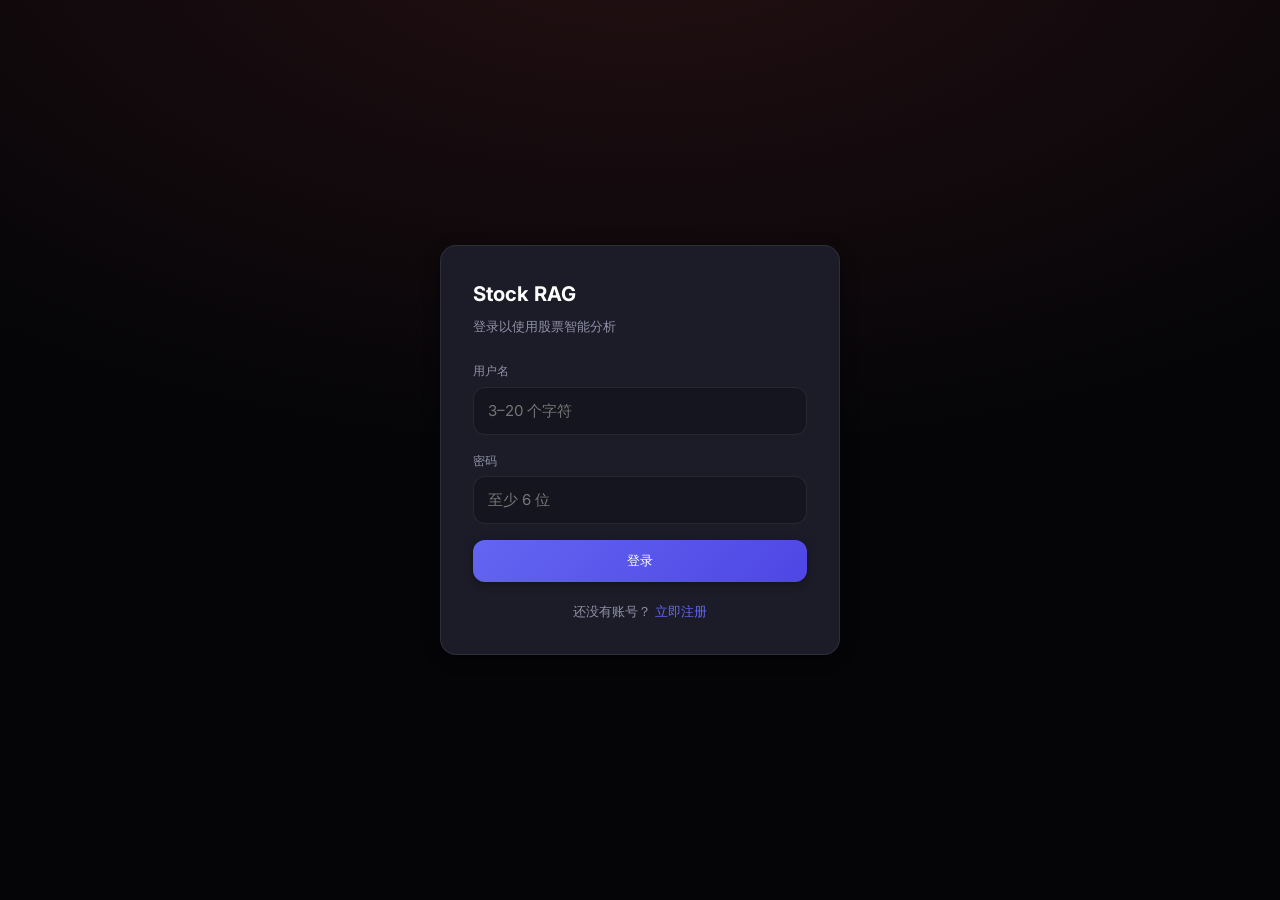
<file: web/index.html>
<!DOCTYPE html>
<html lang="zh-CN">
<head>
    <meta charset="UTF-8">
    <meta name="viewport" content="width=device-width, initial-scale=1.0">
    <title>Stock RAG - 投资工作台</title>
    <link rel="stylesheet" href="css/app.css?v=5">
    <link rel="stylesheet" href="css/home.css?v=2">
</head>
<body>
    <div class="home-page">
        <header class="home-header">
            <div class="home-brand">
                <h1>Stock RAG</h1>
                <p>投资研究工作台</p>
            </div>
            <div class="home-user">
                <div class="user-avatar" id="user-avatar">U</div>
                <span id="username-display"></span>
                <button type="button" class="btn btn-ghost" id="logout-btn">退出</button>
            </div>
        </header>

        <main class="home-main">
            <section class="home-hero">
                <h2>选择功能模块</h2>
                <p>主题观察、持仓管理、角色分析与智能对话，一站入口</p>
            </section>

            <div class="module-grid">
                <a href="chat.html" class="module-card primary">
                    <div class="module-icon">💬</div>
                    <h3>智能对话</h3>
                    <p>基于 RAG 的股票问答，支持流式输出与多轮会话</p>
                    <span class="module-tag">核心功能</span>
                </a>
                <a href="brief.html" class="module-card">
                    <div class="module-icon">📋</div>
                    <h3>每日决策简报</h3>
                    <p>持仓 × 主题 × 风险规则，一页看清今日该关注什么</p>
                    <span class="module-tag">决策辅助</span>
                </a>
                <a href="themes.html" class="module-card">
                    <div class="module-icon">🔥</div>
                    <h3>主题快照</h3>
                    <p>AI、半导体、医药等赛道热度、强弱与领涨股一览</p>
                    <span class="module-tag">赛道观察</span>
                </a>
                <a href="portfolio.html" class="module-card">
                    <div class="module-icon">💼</div>
                    <h3>我的持仓</h3>
                    <p>股票与基金持仓管理，支持从 App 快捷导入</p>
                    <span class="module-tag">个人资产</span>
                </a>
                <a href="profile.html" class="module-card">
                    <div class="module-icon">🧠</div>
                    <h3>用户画像</h3>
                    <p>长期偏好、历史洞察与持仓摘要，让对话更懂你</p>
                    <span class="module-tag">记忆</span>
                </a>
                <a href="personas.html" class="module-card">
                    <div class="module-icon">👥</div>
                    <h3>投资角色</h3>
                    <p>成长、价值、动量等不同风格专家视角</p>
                    <span class="module-tag">多角色</span>
                </a>
                <a href="persona-daily-picks.html" class="module-card">
                    <div class="module-icon">📊</div>
                    <h3>选股推荐</h3>
                    <p>按投资风格生成的每日观察名单</p>
                    <span class="module-tag">每日更新</span>
                </a>
            </div>

            <section class="home-section">
                <h2 class="home-section-title">运维监控</h2>
                <p class="home-section-desc">Grafana、Prometheus、Jaeger 本地开发环境（新标签页打开）</p>
                <div class="module-grid monitor-grid">
                    <a href="http://localhost:3000" target="_blank" rel="noopener noreferrer" class="module-card monitor-card">
                        <div class="module-icon">📈</div>
                        <h3>Grafana</h3>
                        <p>监控仪表盘与告警</p>
                        <span class="module-tag">localhost:3000</span>
                    </a>
                    <a href="http://localhost:9091" target="_blank" rel="noopener noreferrer" class="module-card monitor-card">
                        <div class="module-icon">📉</div>
                        <h3>Prometheus</h3>
                        <p>指标采集与查询</p>
                        <span class="module-tag">localhost:9091</span>
                    </a>
                    <a href="http://localhost:16686" target="_blank" rel="noopener noreferrer" class="module-card monitor-card">
                        <div class="module-icon">🔍</div>
                        <h3>Jaeger</h3>
                        <p>分布式链路追踪</p>
                        <span class="module-tag">localhost:16686</span>
                    </a>
                </div>
            </section>

            <p class="home-footer">风险提示：数据仅供研究参考，不构成投资建议</p>
        </main>
    </div>

    <script src="js/auth.js"></script>
    <script>
        document.addEventListener('DOMContentLoaded', async () => {
            const ok = await Auth.ensureAuthenticated({ redirect: true });
            if (!ok) return;
            const user = Auth.getUser();
            if (user) {
                document.getElementById('username-display').textContent = user.username || user.email || '';
                const initial = (user.username || user.email || 'U').charAt(0).toUpperCase();
                document.getElementById('user-avatar').textContent = initial;
            }
            document.getElementById('logout-btn').addEventListener('click', () => Auth.logout());
        });
    </script>
</body>
</html>
</file>
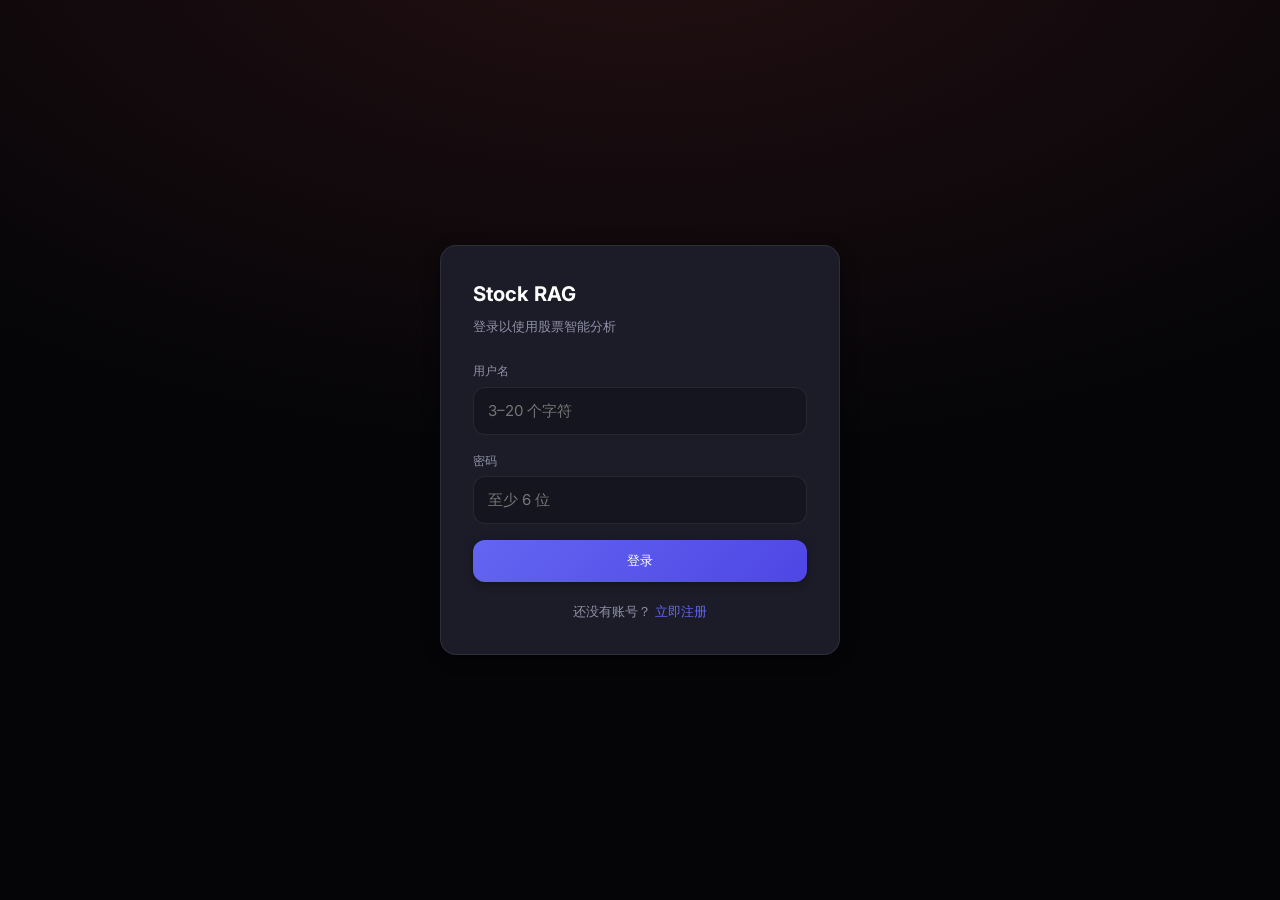
<file: web/brief.html>
<!DOCTYPE html>
<html lang="zh-CN">
<head>
    <meta charset="UTF-8">
    <meta name="viewport" content="width=device-width, initial-scale=1.0">
    <title>每日决策简报 - Stock RAG</title>
    <link rel="stylesheet" href="css/app.css?v=5">
    <link rel="stylesheet" href="css/brief.css?v=1">
</head>
<body>
    <div class="brief-page">
        <div class="risk-banner">
            <p>⚠️ 简报由规则引擎与行情数据自动生成，仅供研究参考，不构成投资建议。</p>
        </div>
        <div class="brief-container">
            <header class="brief-header">
                <div>
                    <h1>每日决策简报</h1>
                    <p>持仓 × 主题 × 风险规则 · 一页看清今日该关注什么</p>
                </div>
                <div class="brief-toolbar">
                    <a href="index.html" class="btn btn-ghost">← 首页</a>
                    <a href="portfolio.html" class="btn btn-secondary">管理持仓</a>
                    <button type="button" class="btn btn-secondary" id="export-btn">导出跟踪 CSV</button>
                    <button type="button" class="btn btn-primary" id="refresh-btn">刷新</button>
                </div>
            </header>
            <div id="content"><div class="brief-empty">加载中…</div></div>
        </div>
    </div>
    <script src="js/auth.js"></script>
    <script src="js/decision-api.js?v=3"></script>
    <script>
        const STATE_LABELS = { overheated: '过热', hot: '强势', emerging: '萌芽', cooling: '退潮', neutral: '中性', unknown: '未知' };
        /** @type {Array<{id:string,title:string,text:string}>} */
        let promptTemplates = [];

        document.addEventListener('DOMContentLoaded', async () => {
            const ok = await Auth.ensureAuthenticated({ redirect: true });
            if (!ok) return;
            document.getElementById('refresh-btn').addEventListener('click', () => loadBrief(true));
            document.getElementById('export-btn').addEventListener('click', exportHistory);
            await loadBrief(false);
        });

        async function loadBrief(forceRefresh) {
            const el = document.getElementById('content');
            const refreshBtn = document.getElementById('refresh-btn');
            el.innerHTML = '<div class="brief-empty">加载中…</div>';
            refreshBtn.disabled = true;
            try {
                const data = await DecisionAPI.getDailyBrief({ refresh: forceRefresh || undefined });
                renderBrief(data);
            } catch (err) {
                el.innerHTML = `<div class="brief-empty">加载失败：${escapeHtml(err.message)}</div>`;
            } finally {
                refreshBtn.disabled = false;
            }
        }

        function renderBrief(data) {
            const p = data.portfolio?.summary || {};
            const trust = data.data_trust || {};
            const positions = p.positions || [];

            let trustClass = 'ok';
            let trustText = `行情 live ${trust.quote_live || 0} · mock ${trust.quote_mock || 0} · 缺失 ${trust.quote_missing || 0}`;
            if (trust.theme_cached) trustText += ` · 主题缓存 ${trust.theme_cache_age_sec || 0}s`;
            if (trust.quote_mock > 0 || trust.quote_missing > 0) trustClass = '';
            if (data.cached && data.cache_age_sec != null) {
                trustText += ` · 简报缓存 ${data.cache_age_sec}s`;
            }
            if (trust.note) trustText += ` — ${trust.note}`;

            const watchHtml = (data.watch_items || []).map(w => `
                <li class="watch-item ${w.severity}">
                    <div class="title">${escapeHtml(w.title)}</div>
                    <div class="detail">${escapeHtml(w.detail)}</div>
                </li>`).join('');

            const riskHtml = (data.risk?.violations || []).length
                ? data.risk.violations.map(v => `<li class="risk-item"><div class="msg">${escapeHtml(v.message)}</div></li>`).join('')
                : '<li class="risk-item"><div class="msg">✅ 未触发风险规则</div></li>';

            const expHtml = (data.theme_exposures || []).length
                ? data.theme_exposures.map(e => `
                    <li class="exposure-item">
                        <div class="head">
                            <strong>${escapeHtml(e.theme_name)}</strong>
                            <span><span class="state-pill">${STATE_LABELS[e.state] || e.state}</span> · 暴露 ${e.weight_pct}%</span>
                        </div>
                        <div class="meta">成分：${escapeHtml((e.symbols || []).join(', '))} · 主题均涨跌 ${formatPct(e.avg_change_pct)}</div>
                        ${e.alert ? `<div class="meta" style="color:#fcd34d;margin-top:4px;">${escapeHtml(e.alert)}</div>` : ''}
                    </li>`).join('')
                : '<li class="exposure-item"><div class="meta">暂无股票持仓或未匹配到主题</div></li>';

            promptTemplates = data.prompt_templates || [];
            const promptHtml = promptTemplates.map((t, idx) => `
                <li class="prompt-item">
                    <strong>${escapeHtml(t.title)}</strong>
                    <div class="meta" style="margin-top:6px;white-space:pre-wrap;">${escapeHtml(t.text.slice(0, 120))}…</div>
                    <button type="button" class="btn btn-secondary btn-sm" data-prompt-idx="${idx}">在智能对话中追问</button>
                </li>`).join('');

            const posRows = positions.map(pos => `
                <tr>
                    <td>${pos.asset_type === 'fund' ? '基金' : '股票'}</td>
                    <td>${escapeHtml(pos.stock_code)}</td>
                    <td>${escapeHtml(pos.stock_name || '—')}</td>
                    <td>${pos.has_quote ? pos.weight_pct?.toFixed(1) + '%' : '—'}</td>
                    <td class="${pnlClass(pos.change_percent)}">${formatPct(pos.change_percent)}</td>
                    <td class="${pnlClass(pos.unrealized_pnl_pct)}">${formatPct(pos.unrealized_pnl_pct)}</td>
                    <td><span class="source-tag ${sourceClass(pos.quote_source)}">${sourceLabel(pos.quote_source)}</span></td>
                </tr>`).join('');

            document.getElementById('content').innerHTML = `
                <div class="brief-trust ${trustClass}">${escapeHtml(trustText)}</div>
                <div class="brief-grid">
                    <div class="brief-card"><div class="label">总市值</div><div class="value">${fmtMoney(p.total_value)}</div></div>
                    <div class="brief-card"><div class="label">浮动盈亏</div><div class="value ${pnlClass(p.unrealized_pnl_pct)}">${fmtMoney(p.unrealized_pnl)} (${formatPct(p.unrealized_pnl_pct)})</div></div>
                    <div class="brief-card"><div class="label">持仓数</div><div class="value">${p.position_count || 0}</div></div>
                    <div class="brief-card"><div class="label">风险告警</div><div class="value">${(data.risk?.violations || []).length}</div></div>
                </div>

                <section class="brief-section">
                    <h2>今日关注</h2>
                    <ul class="watch-list">${watchHtml}</ul>
                </section>

                <section class="brief-section">
                    <h2>主题暴露</h2>
                    <ul class="exposure-list">${expHtml}</ul>
                </section>

                <section class="brief-section">
                    <h2>持仓明细（含数据来源）</h2>
                    <div class="pos-table-wrap">
                        <table class="pos-table">
                            <thead><tr><th>类型</th><th>代码</th><th>名称</th><th>仓位</th><th>今日</th><th>浮盈</th><th>数据源</th></tr></thead>
                            <tbody>${posRows || '<tr><td colspan="7">暂无持仓，请先添加</td></tr>'}</tbody>
                        </table>
                    </div>
                </section>

                <section class="brief-section">
                    <h2>风险规则检查</h2>
                    <ul class="risk-list">${riskHtml}</ul>
                </section>

                <section class="brief-section">
                    <h2>固定追问模板</h2>
                    <ul class="prompt-list">${promptHtml || '<li class="prompt-item">添加持仓后可生成模板</li>'}</ul>
                </section>`;

            document.querySelectorAll('[data-prompt-idx]').forEach(btn => {
                btn.addEventListener('click', () => {
                    const t = promptTemplates[Number(btn.dataset.promptIdx)];
                    if (!t?.text) return;
                    DecisionAPI.openChatWithPrompt(t.text, t.title);
                });
            });
        }

        async function exportHistory() {
            try {
                const res = await Auth.authFetch(DecisionAPI.exportHistoryUrl());
                if (!res.ok) throw new Error(await res.text());
                const blob = await res.blob();
                const a = document.createElement('a');
                a.href = URL.createObjectURL(blob);
                a.download = `decision_history_${new Date().toISOString().slice(0,10)}.csv`;
                a.click();
            } catch (err) {
                alert('导出失败：' + err.message);
            }
        }

        function fmtMoney(n) { return n == null ? '—' : Number(n).toLocaleString('zh-CN', { minimumFractionDigits: 2, maximumFractionDigits: 2 }); }
        function formatPct(n) { if (n == null || isNaN(n)) return '—'; return (n > 0 ? '+' : '') + Number(n).toFixed(2) + '%'; }
        function pnlClass(n) { return n > 0 ? 'positive' : n < 0 ? 'negative' : ''; }
        function sourceClass(s) { return s === 'eastmoney' ? 'live' : s === 'mock' ? 'mock' : 'missing'; }
        function sourceLabel(s) { return ({ eastmoney: 'live', mock: 'mock', missing: '缺失' }[s] || s || '—'); }
        function escapeHtml(s) { return String(s).replace(/&/g,'&amp;').replace(/</g,'&lt;').replace(/>/g,'&gt;'); }
        function escapeAttr(s) { return escapeHtml(s).replace(/"/g,'&quot;'); }
    </script>
</body>
</html>
</file>
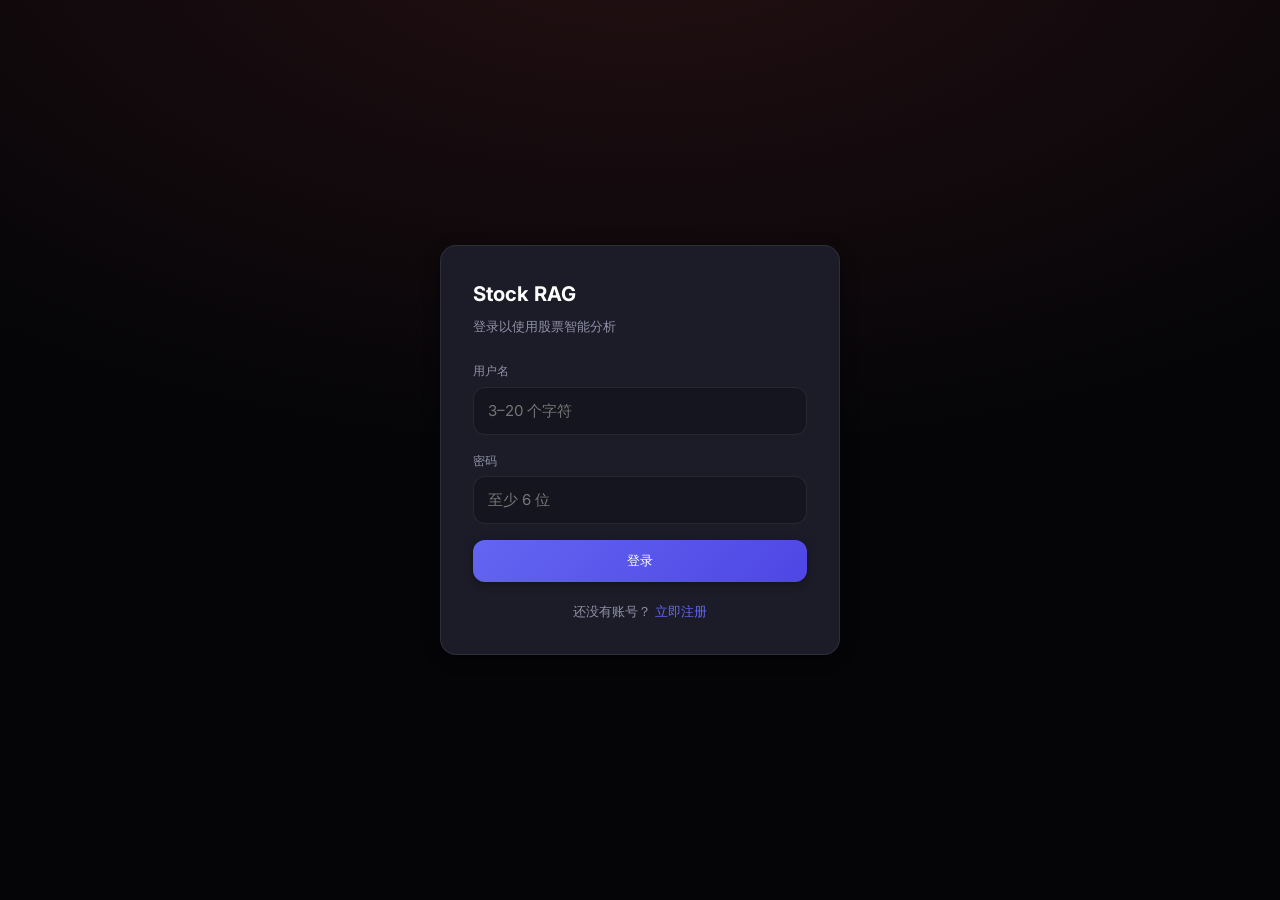
<file: web/chat.html>
<!DOCTYPE html>
<html lang="zh-CN">
<head>
    <meta charset="UTF-8">
    <meta name="viewport" content="width=device-width, initial-scale=1.0">
    <title>智能对话 - Stock RAG</title>
    <link rel="stylesheet" href="css/app.css?v=5">
    <link rel="stylesheet" href="css/chat-memory.css?v=1">
</head>
<body>
    <div class="app-shell">
        <aside class="sidebar">
            <div class="sidebar-brand">
                <a href="index.html" class="sidebar-home-link">← 首页</a>
                <h1>智能对话</h1>
                <p>股票分析问答</p>
            </div>
            <div class="sidebar-actions">
                <button type="button" class="btn btn-primary btn-block" id="new-chat-btn">
                    <span>+</span> 新对话
                </button>
            </div>
            <div class="conversations-list" id="conversations-list"></div>
            <section class="session-memory-panel" id="session-memory-panel">
                <div class="session-memory-header">
                    <h3>本场记忆</h3>
                    <a href="profile.html" class="session-memory-link" title="用户画像">画像</a>
                </div>
                <div class="session-memory-body" id="session-memory-body">
                    <p class="session-memory-empty">选择对话后显示本会话已确认的事实</p>
                </div>
            </section>
        </aside>

        <main class="main-panel">
            <header class="topbar">
                <h2 class="topbar-title" id="current-conversation-title">新对话</h2>
                <div class="topbar-user">
                    <div class="user-avatar" id="user-avatar">U</div>
                    <span id="username-display"></span>
                    <button type="button" class="btn btn-ghost" id="logout-btn">退出</button>
                </div>
            </header>

            <div class="chat-scroll" id="chat-container">
                <div class="empty-state" id="empty-state">
                    <div class="empty-state-icon">📈</div>
                    <h3>开始新对话</h3>
                    <p>点击左侧「新对话」开始，或选择历史会话继续交流</p>
                </div>
            </div>

            <footer class="composer">
                <div class="composer-inner">
                    <textarea id="message-input" rows="1" placeholder="输入股票相关问题…"></textarea>
                    <button type="button" class="send-button" id="send-button" title="发送">→</button>
                </div>
                <p class="composer-hint">Enter 发送，Shift+Enter 换行 | 流式响应</p>
            </footer>
        </main>
    </div>

    <script src="js/vendor/marked.min.js?v=4"></script>
    <script src="js/vendor/purify.min.js?v=4"></script>
    <script src="js/markdown.js?v=4"></script>
    <script src="js/auth.js"></script>
    <script src="js/memory-api.js?v=1"></script>
    <script src="js/chat-app.js?v=7"></script>
    <script>
        document.addEventListener('DOMContentLoaded', async () => {
            const ok = await Auth.ensureAuthenticated({ redirect: true });
            if (ok) await ChatApp.init();
        });
    </script>
</body>
</html>
</file>
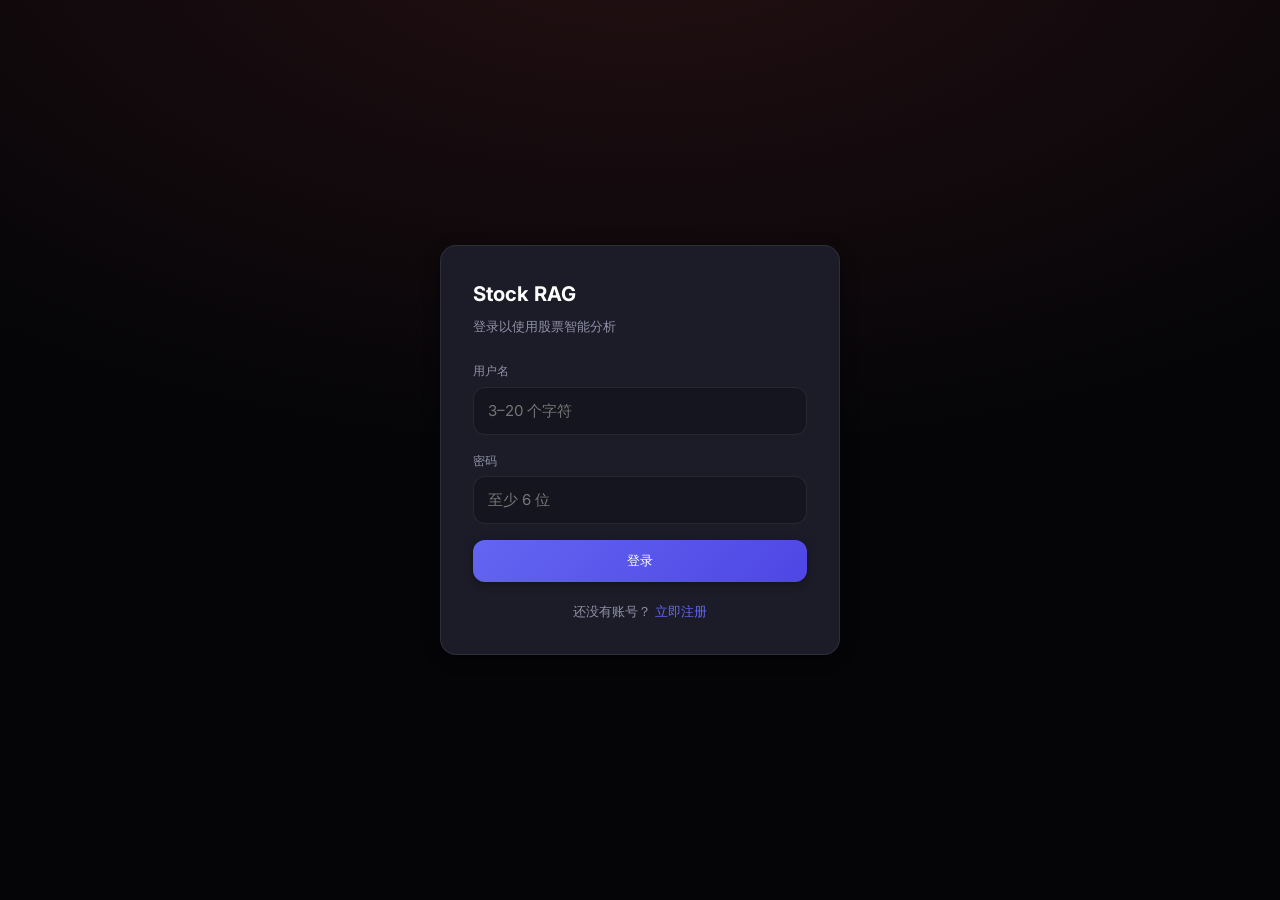
<file: web/login.html>
<!DOCTYPE html>
<html lang="zh-CN">
<head>
    <meta charset="UTF-8">
    <meta name="viewport" content="width=device-width, initial-scale=1.0">
    <title>登录 - Stock RAG</title>
    <link rel="stylesheet" href="css/app.css">
</head>
<body>
    <div class="auth-page">
        <div class="auth-card">
            <h1>Stock RAG</h1>
            <p class="subtitle">登录以使用股票智能分析</p>

            <div id="error" class="alert-error"></div>

            <form id="loginForm">
                <div class="form-group">
                    <label for="username">用户名</label>
                    <input type="text" id="username" required minlength="3" maxlength="20" placeholder="3–20 个字符" autocomplete="username" spellcheck="false" autocorrect="off" autocapitalize="off">
                </div>
                <div class="form-group">
                    <label for="password">密码</label>
                    <input type="password" id="password" required minlength="6" placeholder="至少 6 位" autocomplete="current-password">
                </div>
                <button type="submit" class="btn btn-primary btn-block">登录</button>
            </form>

            <div class="auth-links">
                <p>还没有账号？ <a href="register.html">立即注册</a></p>
            </div>
        </div>
    </div>

    <script src="js/auth.js"></script>
    <script>
        document.addEventListener('DOMContentLoaded', async () => {
            if (await Auth.redirectIfAuthenticated()) return;

            const form = document.getElementById('loginForm');
            const errorDiv = document.getElementById('error');

            form.addEventListener('submit', async (e) => {
                e.preventDefault();
                errorDiv.classList.remove('show');
                errorDiv.textContent = '';

                try {
                    const res = await fetch('/api/auth/login', {
                        method: 'POST',
                        headers: { 'Content-Type': 'application/json' },
                        body: JSON.stringify({
                            username: document.getElementById('username').value,
                            password: document.getElementById('password').value,
                        }),
                    });
                    const data = await res.json();
                    if (res.ok) {
                        Auth.saveSession(data);
                        const params = new URLSearchParams(location.search);
                        location.replace(params.get('next') || 'index.html');
                    } else {
                        errorDiv.textContent = data.error || '登录失败';
                        errorDiv.classList.add('show');
                    }
                } catch {
                    errorDiv.textContent = '网络错误，请稍后重试';
                    errorDiv.classList.add('show');
                }
            });
        });
    </script>
</body>
</html>
</file>
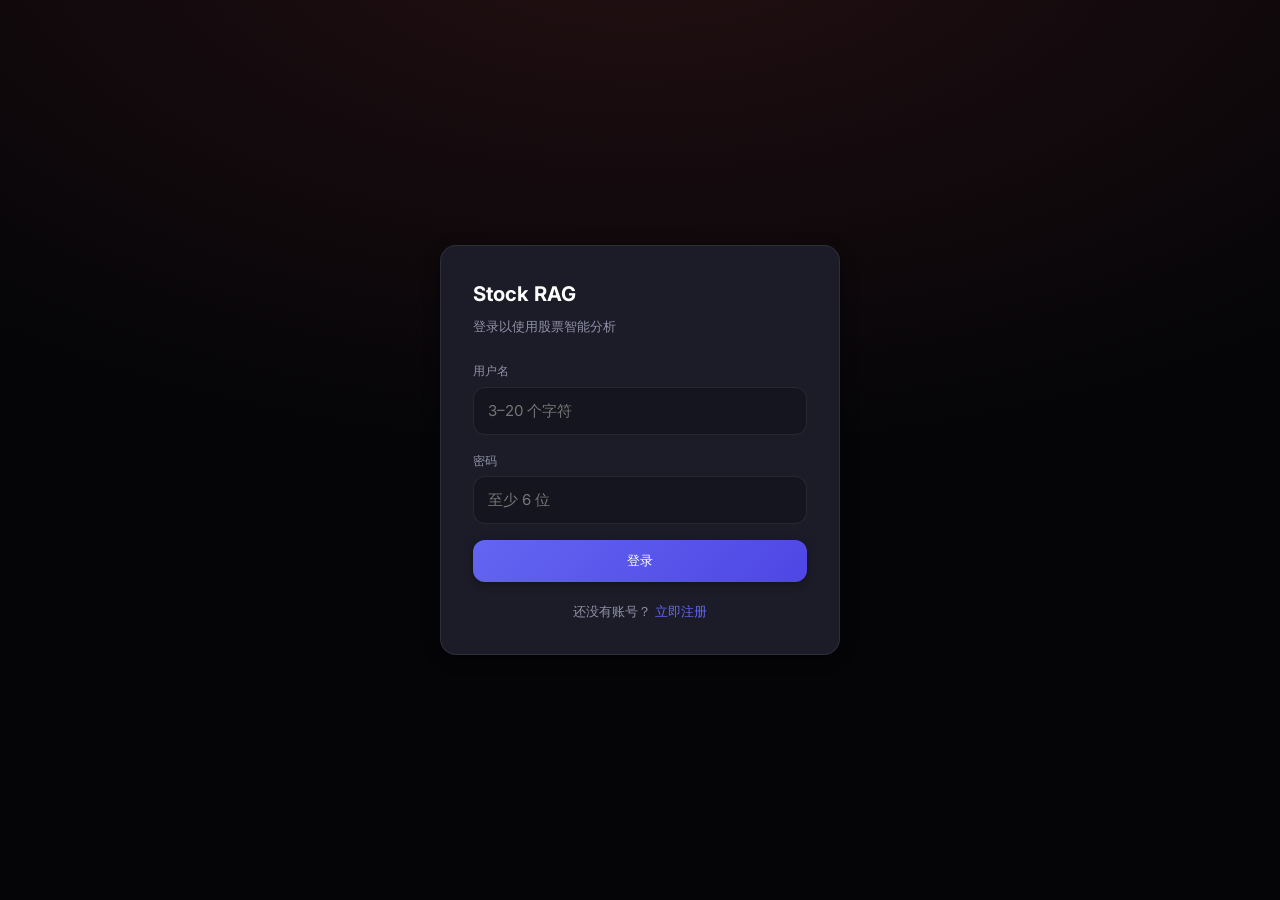
<file: web/persona-chat.html>
<!DOCTYPE html>
<html lang="zh-CN">
<head>
    <meta charset="UTF-8">
    <meta name="viewport" content="width=device-width, initial-scale=1.0">
    <title>投资角色对话 - Stock RAG</title>
    <link rel="stylesheet" href="css/app.css?v=5">
    <link rel="stylesheet" href="css/persona.css?v=8">
</head>
<body>
    <div class="persona-chat-page">
        <aside class="chat-sidebar">
            <div class="chat-sidebar-header">
                <a href="personas.html" class="back-link">← 返回角色列表</a>
                <div id="sidebar-persona" class="sidebar-persona">
                    <div class="sidebar-avatar">👤</div>
                    <div class="sidebar-persona-info">
                        <h4>加载中...</h4>
                        <span class="risk">风险等级</span>
                    </div>
                </div>
            </div>
            <div id="sidebar-body" class="chat-sidebar-body">
                <div class="loading-state" style="padding: 0;">
                    <p>加载中...</p>
                </div>
            </div>
        </aside>

        <main class="chat-main">
            <header class="chat-main-header">
                <h2>对话</h2>
                <div class="topbar-user">
                    <span class="user-badge" id="username-display"></span>
                    <button type="button" class="btn btn-ghost" onclick="Auth.logout()">退出</button>
                </div>
            </header>

            <div id="chat-content" class="chat-content">
                <div class="empty-state" id="chat-empty-state">
                    <h3>开始对话</h3>
                    <p>输入问题与投资角色进行交流</p>
                </div>
            </div>

            <div class="quick-questions">
                <h5>快捷问题</h5>
                <button type="button" class="btn btn-secondary" onclick="sendQuickQuestion('近期市场走势如何？')">近期市场走势如何？</button>
                <button type="button" class="btn btn-secondary" onclick="sendQuickQuestion('科技股投资机会？')">科技股投资机会？</button>
                <button type="button" class="btn btn-secondary" onclick="sendQuickQuestion('如何评估风险？')">如何评估风险？</button>
            </div>

            <footer class="chat-composer">
                <div class="chat-composer-inner">
                    <textarea id="message-input" rows="1" placeholder="输入问题…" onkeydown="handleKeydown(event)"></textarea>
                    <button type="button" class="btn btn-primary" id="send-button" onclick="sendMessage()">发送</button>
                </div>
            </footer>
        </main>
    </div>

    <script src="js/auth.js"></script>
    <script src="js/persona-api.js"></script>
    <script>
        let currentPersona = null;
        const messages = [];

        async function init() {
            const user = await Auth.ensureAuthenticated({ redirect: true });
            if (!user) return;

            document.getElementById('username-display').textContent = user.username || '用户';

            const params = new URLSearchParams(window.location.search);
            const personaId = params.get('id');

            if (!personaId) {
                alert('缺少角色 ID');
                return;
            }

            await loadPersona(personaId);

            const preQuestion = params.get('question');
            if (preQuestion) {
                document.getElementById('message-input').value = decodeURIComponent(preQuestion);
                setTimeout(() => sendMessage(), 300);
            }
        }

        async function loadPersona(id) {
            try {
                currentPersona = await PersonaAPI.getPersona(id);
                renderSidebar();
            } catch (error) {
                alert(`加载角色失败：${error.message}`);
            }
        }

        function renderSidebar() {
            document.getElementById('sidebar-persona').innerHTML = `
                <div class="sidebar-avatar">${getAvatarEmoji(currentPersona.persona_id)}</div>
                <div class="sidebar-persona-info">
                    <h4>${escapeHtml(currentPersona.name)}</h4>
                    <span class="risk">风险等级: ${getRiskLabel(currentPersona.risk_level)}</span>
                </div>
            `;

            document.getElementById('sidebar-body').innerHTML = `
                <div class="sidebar-section">
                    <h5>投资理念</h5>
                    <p>${escapeHtml(currentPersona.one_liner)}</p>
                </div>
                <div class="sidebar-section">
                    <h5>偏好行业</h5>
                    <ul>
                        ${(currentPersona.preferred_sectors || []).map(s => `<li>${escapeHtml(s)}</li>`).join('')}
                    </ul>
                </div>
                <div class="sidebar-section">
                    <h5>风格标签</h5>
                    <ul>
                        ${(currentPersona.style_tags || []).map(t => `<li>${escapeHtml(getStyleName(t))}</li>`).join('')}
                    </ul>
                </div>
            `;
        }

        async function sendMessage() {
            const message = document.getElementById('message-input').value.trim();
            if (!message || !currentPersona) return;

            document.getElementById('message-input').value = '';
            document.getElementById('send-button').disabled = true;

            addMessage('user', message);
            scrollToBottom();
            addLoadingMessage();

            try {
                const response = await PersonaAPI.chatWithPersona({
                    persona_id: currentPersona.persona_id,
                    message: message
                });
                removeLoadingMessage();
                addMessage('assistant', response);
            } catch (error) {
                removeLoadingMessage();
                addMessage('error', error.message);
            }

            document.getElementById('send-button').disabled = false;
            scrollToBottom();
        }

        function addLoadingMessage() {
            appendToChat(`
                <div class="persona-msg assistant" id="persona-loading-msg">
                    <div class="persona-msg-card persona-msg-card--compact">
                        <div class="persona-reply-summary muted">正在分析…</div>
                    </div>
                </div>
            `);
            scrollToBottom();
        }

        function removeLoadingMessage() {
            document.getElementById('persona-loading-msg')?.remove();
        }

        function sendQuickQuestion(question) {
            document.getElementById('message-input').value = question;
            sendMessage();
        }

        function handleKeydown(event) {
            if (event.key === 'Enter' && !event.shiftKey) {
                event.preventDefault();
                sendMessage();
            }
        }

        function hideEmptyState() {
            document.getElementById('chat-empty-state')?.remove();
        }

        function appendToChat(html) {
            hideEmptyState();
            const container = document.getElementById('chat-content');
            const wrapper = document.createElement('div');
            wrapper.innerHTML = html.trim();
            const node = wrapper.firstElementChild;
            if (node) container.appendChild(node);
        }

        function addMessage(type, content) {
            const id = Date.now();

            if (type === 'user') {
                messages.push({ id, type, content });
                appendToChat(`
                    <div class="persona-msg user">
                        <div class="persona-msg-card persona-msg-card--user">
                            <div class="persona-reply-summary">${escapeHtml(content)}</div>
                        </div>
                    </div>
                `);
                return;
            }

            if (type === 'assistant') {
                messages.push({ id, type, content });
                appendToChat(renderAssistantMessage(content));
                return;
            }

            if (type === 'error') {
                appendToChat(`
                    <div class="persona-msg assistant">
                        <div class="persona-msg-card persona-msg-card--error">
                            <p>错误：${escapeHtml(content)}</p>
                        </div>
                    </div>
                `);
            }
        }

        const EN_TO_ZH = [
            [/From a growth investing perspective, I believe we should focus on long-term growth potential and technological innovation capabilities\.?/gi,
                '成长视角：建议关注产业长期趋势、龙头盈利兑现与技术创新能力。'],
            [/Based on my investment philosophy, I hold a (relatively conservative|cautiously optimistic|aggressive) stance on this issue\.?/gi,
                '基于当前投资框架，对该问题持谨慎评估态度。'],
            [/The above content is for research and communication purposes only and does not constitute any investment advice\. Investment involves risks, please invest carefully\.?/gi,
                '以上观点基于角色框架与公开信息，投资有风险，请结合自身情况独立决策。'],
            [/Macroeconomic uncertainty/gi, '宏观经济不确定性'],
            [/Market sentiment volatility/gi, '市场情绪波动'],
            [/Policy risk/gi, '政策风险'],
        ];

        function toChineseDisplay(text) {
            if (!text) return '';
            let out = String(text);
            for (const [pattern, replacement] of EN_TO_ZH) {
                out = out.replace(pattern, replacement);
            }
            return out;
        }

        function renderAssistantMessage(answer) {
            const stanceClass = getStanceClass(answer.stance);
            const stanceLabel = getStanceLabel(answer.stance);
            const summary = toChineseDisplay((answer.summary || '').trim() || (answer.stance || '').trim());
            const citations = answer.citations || [];
            const thesis = answer.thesis || [];
            const hasMore = thesis.length > 0;

            const moreHtml = hasMore ? `
                <details class="persona-reply-more">
                    <summary>展开核心论点</summary>
                    <div class="persona-msg-section">
                        <ul class="thesis-list">
                            ${thesis.map(t => `<li>${escapeHtml(toChineseDisplay(t))}</li>`).join('')}
                        </ul>
                    </div>
                </details>
            ` : '';

            const citationsHtml = citations.length ? `
                <div class="persona-citations">
                    <h5>参考来源</h5>
                    <div class="citation-list">
                        ${citations.map(c => `
                            <div class="citation-card">
                                <div class="title">${escapeHtml(c.title)}</div>
                                <div class="meta">
                                    <span>${escapeHtml(c.source || '')}</span>
                                    <span>${escapeHtml(c.published_at || '')}</span>
                                </div>
                                <div class="snippet">${escapeHtml(c.snippet || '')}</div>
                            </div>
                        `).join('')}
                    </div>
                </div>
            ` : '';

            return `
                <div class="persona-msg assistant">
                    <div class="persona-msg-card">
                        <div class="persona-msg-header">
                            <div class="persona-msg-avatar">${getAvatarEmoji(currentPersona.persona_id)}</div>
                            <div class="persona-msg-header-info">
                                <h4>${escapeHtml(answer.persona_name || currentPersona.name)}</h4>
                                <span class="role">投资角色</span>
                            </div>
                            <span class="stance-label ${stanceClass}">${escapeHtml(stanceLabel)}</span>
                        </div>
                        <div class="persona-reply-summary">${escapeHtml(summary)}</div>
                        ${moreHtml}
                        ${citationsHtml}
                        <p class="persona-reply-footnote">${escapeHtml(toChineseDisplay(answer.disclaimer || ''))}</p>
                    </div>
                </div>
            `;
        }

        function getAvatarEmoji(personaId) {
            const emojis = {
                'us_growth_tech': '🚀',
                'us_value_recovery': '📊',
                'us_momentum': '⚡',
                'cn_dividend_defensive': '🛡️',
                'cn_growth': '🌱',
                'cn_momentum': '🔥'
            };
            return emojis[personaId] || '👤';
        }

        function getRiskLabel(level) {
            const labels = { 'low': '低', 'medium': '中', 'high': '高' };
            return labels[level] || '中';
        }

        function getStyleName(tag) {
            const names = {
                'growth': '成长', 'value': '价值', 'dividend': '高股息',
                'momentum': '动量', 'tech': '科技', 'ai': 'AI', 'defensive': '防御'
            };
            return names[tag] || tag;
        }

        function getStanceClass(stance) {
            if (!stance) return 'neutral';
            const s = stance.toLowerCase();
            if (s.includes('bullish') || s.includes('optimistic') || s.includes('positive') || s.includes('成长') || s.includes('积极')) return 'bullish';
            if (s.includes('bearish') || s.includes('negative') || s.includes('谨慎') || s.includes('保守')) return 'bearish';
            return 'neutral';
        }

        function getStanceLabel(stance) {
            const cls = getStanceClass(stance);
            if (cls === 'bullish') return '偏多';
            if (cls === 'bearish') return '谨慎';
            return '中性';
        }

        function escapeHtml(text) {
            const div = document.createElement('div');
            div.textContent = text == null ? '' : String(text);
            return div.innerHTML;
        }

        function scrollToBottom() {
            const chatContent = document.getElementById('chat-content');
            chatContent.scrollTop = chatContent.scrollHeight;
        }

        document.addEventListener('DOMContentLoaded', init);
    </script>
</body>
</html>
</file>
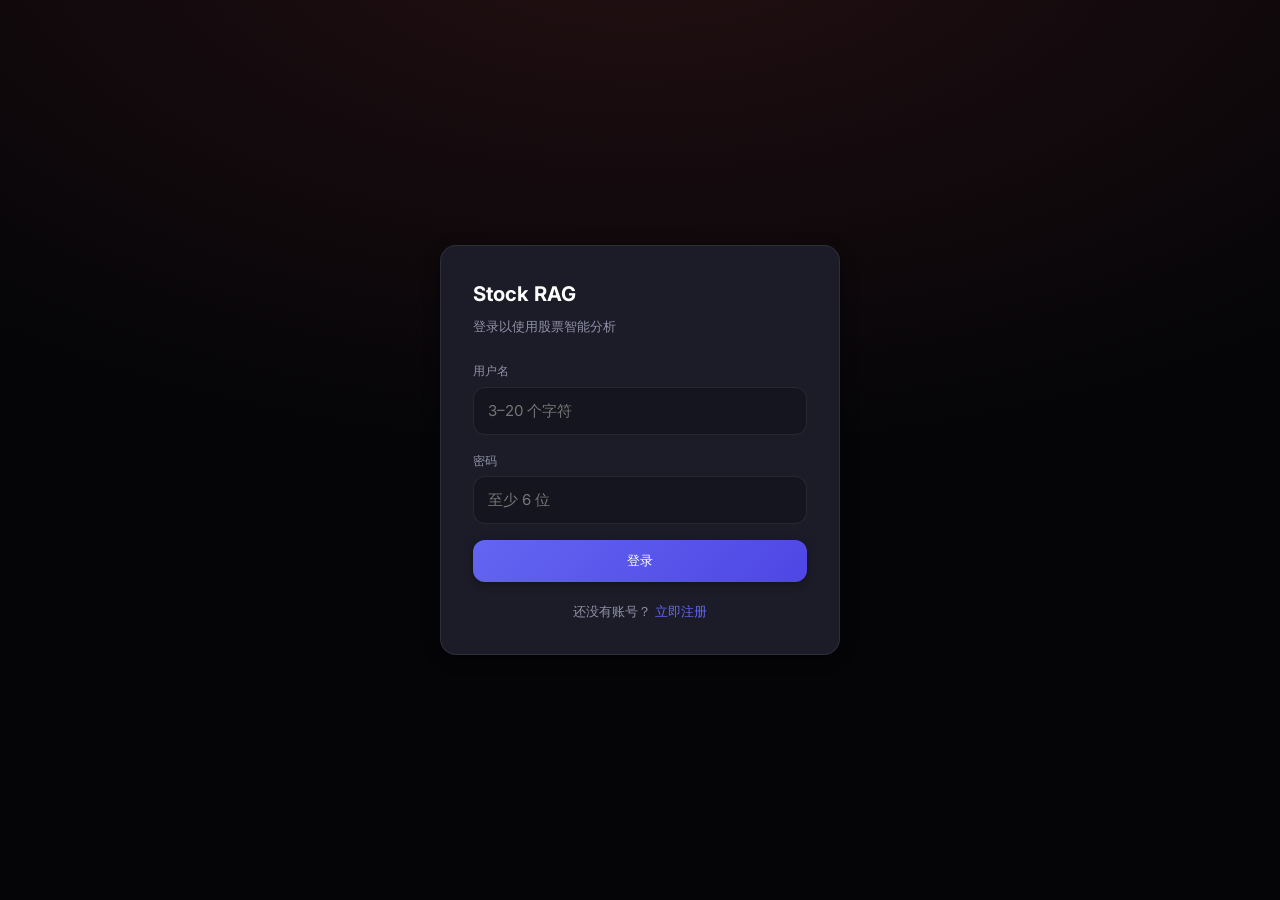
<file: web/persona-daily-picks.html>
<!DOCTYPE html>
<html lang="zh-CN">
<head>
    <meta charset="UTF-8">
    <meta name="viewport" content="width=device-width, initial-scale=1.0">
    <title>每日风格选股 - Stock RAG</title>
    <link rel="stylesheet" href="css/app.css?v=5">
    <link rel="stylesheet" href="css/persona.css?v=5">
</head>
<body>
    <div class="daily-picks-page">
        <div class="risk-banner">
            <p>⚠️ 风险提示：投资有风险，请结合自身情况独立决策。</p>
        </div>

        <div class="daily-picks-container">
            <div class="picks-header">
                <div>
                    <h1>每日风格观察名单</h1>
                    <p class="last-update" id="last-update">上次更新：暂无数据</p>
                </div>
                <a href="index.html" class="back-link">← 返回首页</a>
            </div>

            <div class="filter-bar">
                <div class="filter-group">
                    <label for="date-select">日期</label>
                    <input type="date" id="date-select" value="">
                </div>
                <div class="filter-group">
                    <label for="market-select">市场</label>
                    <select id="market-select">
                        <option value="">全部</option>
                        <option value="us">美股</option>
                        <option value="cn">A股</option>
                    </select>
                </div>
            </div>

            <div class="picks-action-bar">
                <button type="button" class="btn btn-primary" id="run-picks-btn">生成今日推荐</button>
                <button type="button" class="btn btn-secondary" id="refresh-btn">刷新</button>
            </div>

            <div class="persona-tabs" id="persona-tabs"></div>

            <div class="picks-grid" id="picks-grid">
                <div class="no-data">
                    <h3>暂无选股数据</h3>
                    <p>点击「生成今日推荐」获取结果，或等待每日定时任务自动生成</p>
                </div>
            </div>

            <div class="picks-disclaimer">
                基于公开资料生成，投资有风险，请结合自身情况独立决策。
            </div>
        </div>
    </div>

    <div class="picks-loading-overlay" id="loading-overlay" style="display: none;">
        <div class="picks-loading-content">
            <div class="picks-loading-spinner"></div>
            <p>正在生成选股推荐…</p>
            <p style="font-size: 0.8rem; color: var(--muted); margin-top: 8px;">此过程可能需要几分钟，请耐心等待</p>
        </div>
    </div>

    <script src="js/auth.js"></script>
    <script>
        document.addEventListener('DOMContentLoaded', async () => {
            const ok = await Auth.ensureAuthenticated({ redirect: true });
            if (!ok) return;

            initDailyPicks();
        });

        async function initDailyPicks() {
            const today = new Date().toISOString().split('T')[0];
            document.getElementById('date-select').value = today;

            document.getElementById('run-picks-btn').addEventListener('click', runPicks);
            document.getElementById('refresh-btn').addEventListener('click', loadPicks);
            document.getElementById('date-select').addEventListener('change', loadPicks);
            document.getElementById('market-select').addEventListener('change', onMarketFilterChange);

            await loadPicks();
        }

        let cachedPicksList = [];

        function onMarketFilterChange() {
            const activeTab = document.querySelector('.persona-tab.active');
            if (!activeTab) return;
            const personaId = activeTab.dataset.personaId;
            const item = cachedPicksList.find(p => p.persona.id === personaId);
            if (item) {
                const market = document.getElementById('market-select').value;
                renderPicks(item.picks, market);
            }
        }

        async function loadPicks() {
            const date = document.getElementById('date-select').value;

            try {
                const url = new URL('/api/personas/daily-picks', window.location.origin);
                if (date) url.searchParams.set('date', date);

                const response = await Auth.authFetch(url.toString());
                const data = await response.json();

                if (data.picks && data.picks.length > 0) {
                    cachedPicksList = data.picks;
                    document.getElementById('last-update').textContent = `上次更新：${formatTime(data.updated_at)}`;
                    renderPersonaTabs(data.picks);
                    const market = document.getElementById('market-select').value;
                    renderPicks(data.picks[0].picks, market);
                } else {
                    cachedPicksList = [];
                    renderEmptyState();
                }
            } catch (error) {
                console.error('Failed to load picks:', error);
                cachedPicksList = [];
                renderEmptyState();
            }
        }

        async function runPicks() {
            const button = document.getElementById('run-picks-btn');
            const loading = document.getElementById('loading-overlay');

            button.disabled = true;
            loading.style.display = 'flex';

            try {
                const response = await Auth.authFetch('/api/personas/daily-picks/run', {
                    method: 'POST',
                });
                if (!response.ok) {
                    throw new Error('run failed');
                }
                await response.json();

                await new Promise(resolve => setTimeout(resolve, 2000));
                await loadPicks();
            } catch (error) {
                console.error('Failed to run picks:', error);
                alert('生成失败，请稍后重试');
            } finally {
                button.disabled = false;
                loading.style.display = 'none';
            }
        }

        function renderPersonaTabs(picksList) {
            const container = document.getElementById('persona-tabs');
            container.innerHTML = '';

            picksList.forEach((item, index) => {
                const tab = document.createElement('button');
                tab.type = 'button';
                tab.className = `persona-tab ${index === 0 ? 'active' : ''}`;
                tab.dataset.personaId = item.persona.id;
                tab.textContent = item.persona.name;

                if (item.total_count === 0) {
                    tab.classList.add('disabled');
                }

                tab.addEventListener('click', () => {
                    if (tab.classList.contains('disabled')) return;
                    document.querySelectorAll('.persona-tab').forEach(t => t.classList.remove('active'));
                    tab.classList.add('active');
                    const market = document.getElementById('market-select').value;
                    renderPicks(item.picks, market);
                });

                container.appendChild(tab);
            });
        }

        function renderPicks(picks, marketFilter) {
            const container = document.getElementById('picks-grid');

            if (!picks || picks.length === 0) {
                renderEmptyState();
                return;
            }

            let filteredPicks = picks;
            if (marketFilter) {
                filteredPicks = picks.filter(p => p.market.toLowerCase().includes(marketFilter));
            }

            if (filteredPicks.length === 0) {
                container.innerHTML = `
                    <div class="no-data">
                        <h3>该市场暂无数据</h3>
                        <p>尝试选择其他市场或等待数据生成</p>
                    </div>
                `;
                return;
            }

            container.innerHTML = filteredPicks.map(pick => `
                <div class="stock-card">
                    <div class="stock-header">
                        <div class="stock-rank">${pick.rank}</div>
                        <div class="stock-info">
                            <div class="stock-symbol">${escapeHtml(pick.symbol)}</div>
                            <div class="stock-name">${escapeHtml(pick.company_name)}</div>
                        </div>
                        <div class="stock-score">${pick.score.toFixed(1)} 分</div>
                    </div>
                    <div class="stock-tags">
                        ${pick.sector_tags.map(tag => `<span class="tag">${escapeHtml(tag)}</span>`).join('')}
                    </div>
                    <div class="section-title">入选理由</div>
                    <ul class="reason-list">
                        ${pick.inclusion_reason.map(r => `<li>${escapeHtml(r)}</li>`).join('')}
                    </ul>
                    <div class="section-title">风险提示</div>
                    <ul class="risk-list">
                        ${pick.risk_tips.map(r => `<li>${escapeHtml(r)}</li>`).join('')}
                    </ul>
                </div>
            `).join('');
        }

        function renderEmptyState() {
            document.getElementById('picks-grid').innerHTML = `
                <div class="no-data">
                    <h3>暂无选股数据</h3>
                    <p>点击「生成今日推荐」获取选股结果</p>
                </div>
            `;
            document.getElementById('persona-tabs').innerHTML = '';
            document.getElementById('last-update').textContent = '上次更新：暂无数据';
        }

        function formatTime(timestamp) {
            if (!timestamp) return '暂无数据';
            const date = new Date(timestamp);
            return date.toLocaleString('zh-CN', {
                year: 'numeric',
                month: '2-digit',
                day: '2-digit',
                hour: '2-digit',
                minute: '2-digit',
                second: '2-digit'
            });
        }

        function escapeHtml(str) {
            const div = document.createElement('div');
            div.textContent = str ?? '';
            return div.innerHTML;
        }
    </script>
</body>
</html>
</file>
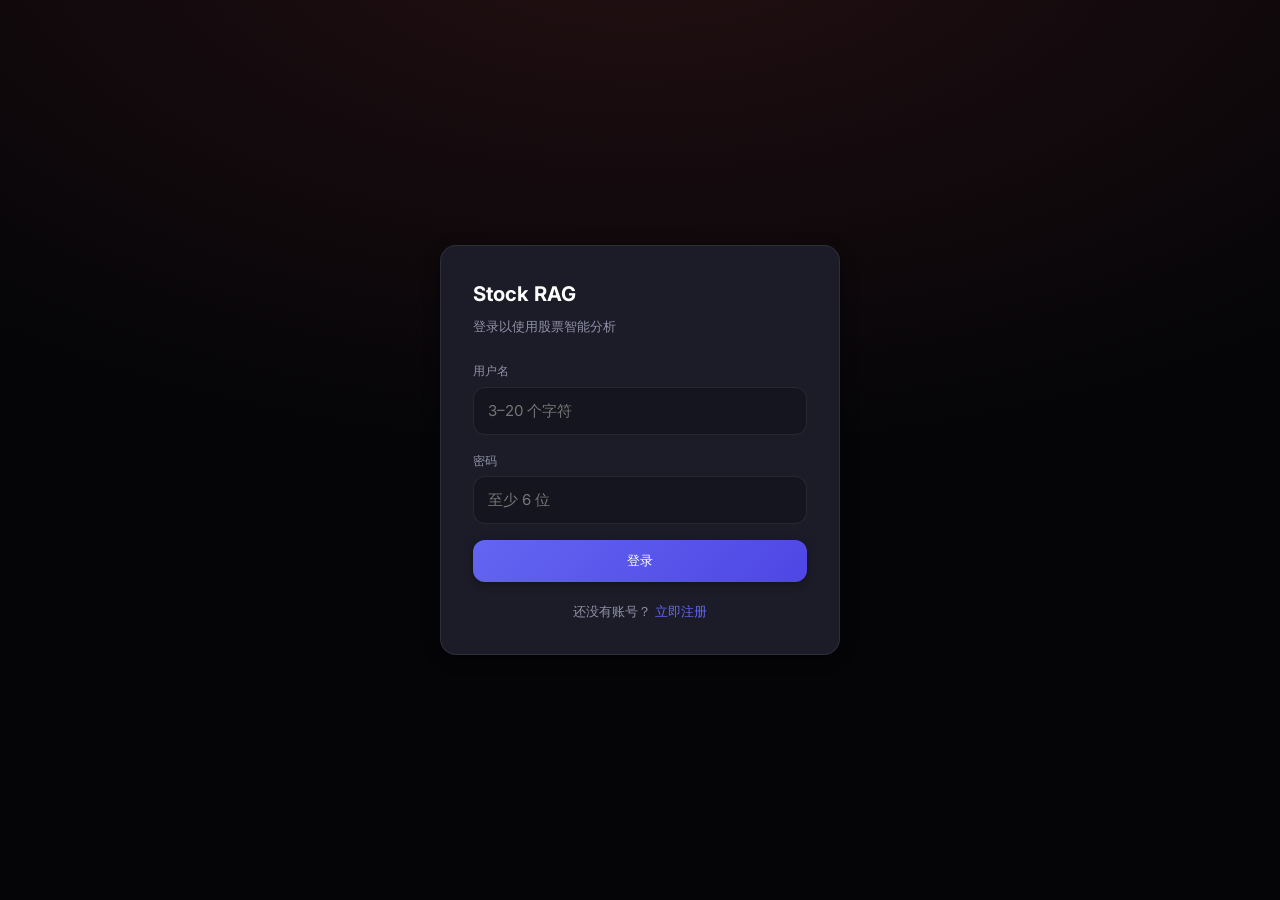
<file: web/persona-detail.html>
<!DOCTYPE html>
<html lang="zh-CN">
<head>
    <meta charset="UTF-8">
    <meta name="viewport" content="width=device-width, initial-scale=1.0">
    <title>投资角色详情 - Stock RAG</title>
    <link rel="stylesheet" href="css/app.css?v=5">
    <link rel="stylesheet" href="css/persona.css?v=5">
</head>
<body>
    <div class="persona-detail-page">
        <div class="risk-banner">
            <p>⚠️ 风险提示：投资有风险，请结合自身情况独立决策。</p>
        </div>

        <header class="detail-header">
            <a href="personas.html" class="back-link">← 返回角色列表</a>
            <div id="detail-header-inner" class="detail-header-inner">
                <div class="loading-state">
                    <div class="loading-dots">
                        <span></span>
                        <span></span>
                        <span></span>
                    </div>
                    <p>加载中...</p>
                </div>
            </div>
        </header>

        <main id="detail-content" class="detail-content">
            <div class="loading-state">
                <div class="loading-dots">
                    <span></span>
                    <span></span>
                    <span></span>
                </div>
                <p>加载中...</p>
            </div>
        </main>

        <footer class="action-bar">
            <div class="action-bar-inner">
                <button type="button" class="btn btn-primary" onclick="startChat()">
                    💬 和 TA 单聊
                </button>
                <button type="button" class="btn btn-secondary" onclick="addToRoundtable()">
                    圆桌讨论
                </button>
            </div>
        </footer>

        <script src="js/auth.js"></script>
        <script src="js/persona-api.js"></script>
        <script>
            let currentPersona = null;

            async function init() {
                const ok = await Auth.ensureAuthenticated({ redirect: true });
                if (!ok) return;
                
                const params = new URLSearchParams(window.location.search);
                const personaId = params.get('id');
                
                if (!personaId) {
                    document.getElementById('detail-header-inner').innerHTML = '<p class="error-state">缺少角色 ID</p>';
                    return;
                }
                
                await loadPersona(personaId);
            }

            async function loadPersona(id) {
                try {
                    currentPersona = await PersonaAPI.getPersona(id);
                    renderHeader(currentPersona);
                    renderContent(currentPersona);
                } catch (error) {
                    document.getElementById('detail-header-inner').innerHTML = `<p class="error-state">${error.message}</p>`;
                    document.getElementById('detail-content').innerHTML = '';
                }
            }

            function renderHeader(persona) {
                const html = `
                    <div class="detail-hero">
                        <div class="detail-avatar">${getAvatarEmoji(persona.persona_id)}</div>
                        <div class="detail-title-section">
                            <h1>${persona.name}</h1>
                            <p class="oneline">${persona.one_liner}</p>
                            <div class="detail-tags">
                                <span class="tag ${persona.market === 'us' ? 'market-us' : 'market-cn'}">
                                    ${persona.market === 'us' ? '美股' : 'A股'}
                                </span>
                                ${(persona.style_tags || []).map(tag => 
                                    `<span class="tag ${getStyleClass(tag)}">${getStyleName(tag)}</span>`
                                ).join('')}
                            </div>
                        </div>
                    </div>
                `;
                document.getElementById('detail-header-inner').innerHTML = html;
            }

            function renderContent(persona) {
                const perf = persona.performance || {};
                
                const html = `
                    <section class="section">
                        <h3>投资理念</h3>
                        <p style="color: var(--text); line-height: 1.6;">${persona.investment_belief}</p>
                    </section>

                    <section class="section">
                        <h3>决策框架</h3>
                        <ul style="list-style: none; padding: 0;">
                            ${(persona.decision_framework || []).map((item, i) => 
                                `<li style="padding: 8px 0; padding-left: 20px; position: relative;">
                                    <span style="position: absolute; left: 0; color: var(--accent-2); font-weight: 600;">${i + 1}.</span>
                                    ${item}
                                </li>`
                            ).join('')}
                        </ul>
                    </section>

                    <section class="section">
                        <h3>业绩概览</h3>
                        <div class="performance-grid">
                            <div class="perf-card">
                                <div class="label">年化收益</div>
                                <div class="value ${perf.return_1y >= 0 ? 'positive' : 'negative'}">${formatPercent(perf.return_1y)}</div>
                            </div>
                            <div class="perf-card">
                                <div class="label">最大回撤</div>
                                <div class="value negative">${formatPercent(perf.max_drawdown_1y)}</div>
                            </div>
                            <div class="perf-card">
                                <div class="label">夏普比率</div>
                                <div class="value">${perf.sharpe_1y || '-'}x</div>
                            </div>
                            <div class="perf-card">
                                <div class="label">换手率</div>
                                <div class="value">${formatPercent(perf.turnover_rate)}</div>
                            </div>
                            <div class="perf-card">
                                <div class="label">集中度</div>
                                <div class="value">${formatPercent(perf.concentration)}</div>
                            </div>
                        </div>
                    </section>

                    <section class="section">
                        <h3>偏好行业</h3>
                        <div style="display: flex; flex-wrap: wrap; gap: 8px;">
                            ${(persona.preferred_sectors || []).map(sector => 
                                `<span style="padding: 4px 10px; background: var(--bg-elevated); border-radius: 4px; font-size: 0.8rem;">${sector}</span>`
                            ).join('')}
                        </div>
                    </section>

                    <section class="section">
                        <h3>市场环境适配性</h3>
                        <div class="market-conditions">
                            <div class="condition-box suitable">
                                <h4>✅ 适配环境</h4>
                                <ul>
                                    ${(persona.suitable_market_conditions || []).map(c => `<li>${c}</li>`).join('')}
                                </ul>
                            </div>
                            <div class="condition-box unsuitable">
                                <h4>❌ 失效环境</h4>
                                <ul>
                                    ${(persona.unsuitable_market_conditions || []).map(c => `<li>${c}</li>`).join('')}
                                </ul>
                            </div>
                        </div>
                    </section>

                    <section class="section">
                        <h3>典型风险</h3>
                        <ul style="list-style: none; padding: 0;">
                            ${(persona.typical_risks || []).map(risk => 
                                `<li style="padding: 6px 0; padding-left: 16px; position: relative;">
                                    <span style="position: absolute; left: 0; top: 2px;">⚠️</span>
                                    ${risk}
                                </li>`
                            ).join('')}
                        </ul>
                    </section>

                    <section class="section">
                        <h3>代表性问题</h3>
                        <div class="rep-questions">
                            ${(persona.representative_questions || []).map(q => 
                                `<button onclick="startChatWithQuestion('${encodeURIComponent(q)}')">${q}</button>`
                            ).join('')}
                        </div>
                    </section>
                `;
                document.getElementById('detail-content').innerHTML = html;
            }

            function getAvatarEmoji(personaId) {
                const emojis = {
                    'us_growth_tech': '🚀',
                    'us_value_recovery': '📊',
                    'us_momentum': '⚡',
                    'cn_dividend_defensive': '🛡️',
                    'cn_growth': '🌱',
                    'cn_momentum': '🔥'
                };
                return emojis[personaId] || '👤';
            }

            function getStyleClass(tag) {
                const classes = {
                    'growth': 'style-growth',
                    'value': 'style-value',
                    'dividend': 'style-dividend',
                    'momentum': 'style-momentum',
                    'tech': 'style-growth',
                    'ai': 'style-growth',
                    'defensive': 'style-dividend'
                };
                return classes[tag] || 'style-growth';
            }

            function getStyleName(tag) {
                const names = {
                    'growth': '成长',
                    'value': '价值',
                    'dividend': '高股息',
                    'momentum': '动量',
                    'tech': '科技',
                    'ai': 'AI',
                    'defensive': '防御'
                };
                return names[tag] || tag;
            }

            function formatPercent(value) {
                if (value === undefined || value === null) return '-';
                return `${value}%`;
            }

            function startChat() {
                if (currentPersona) {
                    window.location.href = `persona-chat.html?id=${currentPersona.persona_id}`;
                }
            }

            function startChatWithQuestion(question) {
                if (currentPersona) {
                    window.location.href = `persona-chat.html?id=${currentPersona.persona_id}&question=${question}`;
                }
            }

            function addToRoundtable() {
                window.location.href = `persona-roundtable.html?persona=${currentPersona.persona_id}`;
            }

            document.addEventListener('DOMContentLoaded', init);
        </script>
    </div>
</body>
</html>
</file>
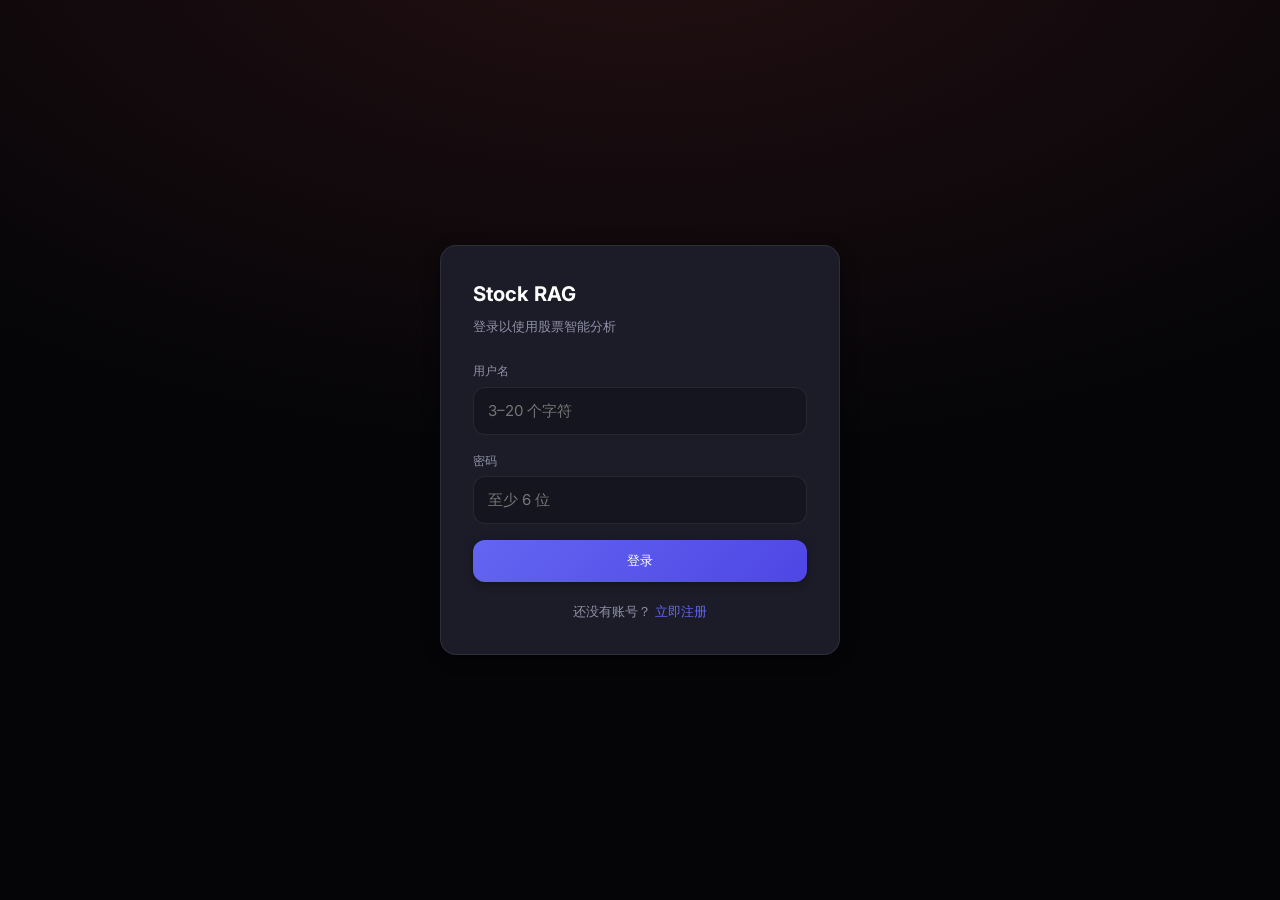
<file: web/persona-roundtable.html>
<!DOCTYPE html>
<html lang="zh-CN">
<head>
    <meta charset="UTF-8">
    <meta name="viewport" content="width=device-width, initial-scale=1.0">
    <title>圆桌讨论 - Stock RAG</title>
    <link rel="stylesheet" href="css/app.css?v=5">
    <link rel="stylesheet" href="css/persona.css?v=5">
</head>
<body>
    <div class="roundtable-page">
        <div class="risk-banner">
            <p>⚠️ 风险提示：投资有风险，请结合自身情况独立决策。</p>
        </div>

        <header class="roundtable-header">
            <div class="roundtable-header-inner">
                <a href="personas.html" class="back-link">← 返回角色列表</a>
                <h1>圆桌讨论</h1>
            </div>
        </header>

        <main class="roundtable-content">
            <div class="roundtable-input-section">
                <div class="input-box">
                    <textarea id="question-input" rows="3" placeholder="输入您想讨论的问题..."></textarea>
                    <button type="button" class="btn btn-primary" id="start-button" onclick="startRoundtable()">
                        🎯 开始讨论
                    </button>
                </div>
            </div>

            <div class="persona-selector">
                <h3>选择参与讨论的角色（默认 3 位专家）</h3>
                <div id="persona-options" class="persona-options">
                    <div class="loading-state" style="padding: 20px;">
                        <div class="loading-dots">
                            <span></span>
                            <span></span>
                            <span></span>
                        </div>
                        <p>加载中...</p>
                    </div>
                </div>
            </div>

            <div id="results-section" style="display: none;">
                <div id="answers-grid" class="answers-grid"></div>
                
                <div class="summary-section">
                    <h3>讨论总结</h3>
                    <div class="summary-grid">
                        <div class="summary-box consensus">
                            <h4>✅ 共识点</h4>
                            <ul id="consensus-list"></ul>
                        </div>
                        <div class="summary-box disagreements">
                            <h4>❌ 分歧点</h4>
                            <ul id="disagreements-list"></ul>
                        </div>
                        <div class="summary-box risk-focus">
                            <h4>⚠️ 风险焦点</h4>
                            <ul id="risk-focus-list"></ul>
                        </div>
                    </div>
                    
                    <div id="moderation-notice" class="moderation-notice" style="display: none;">
                        <p></p>
                    </div>
                </div>
            </div>
        </main>

        <script src="js/auth.js"></script>
        <script src="js/persona-api.js"></script>
        <script>
            const defaultPersonas = ['us_growth_tech', 'us_value_recovery', 'cn_dividend_defensive'];
            const selectedPersonas = new Set();

            async function init() {
                const ok = await Auth.ensureAuthenticated({ redirect: true });
                if (!ok) return;
                
                await loadPersonas();
                
                const params = new URLSearchParams(window.location.search);
                const preQuestion = params.get('question');
                if (preQuestion) {
                    document.getElementById('question-input').value = decodeURIComponent(preQuestion);
                }
                
                const prePersona = params.get('persona');
                if (prePersona) {
                    if (!selectedPersonas.has(prePersona)) {
                        selectedPersonas.add(prePersona);
                    }
                    // 添加默认角色确保至少有 3 个
                    defaultPersonas.forEach(p => {
                        if (!selectedPersonas.has(p)) {
                            selectedPersonas.add(p);
                        }
                    });
                } else {
                    // 默认选择 3 个角色
                    defaultPersonas.forEach(p => selectedPersonas.add(p));
                }
                
                updateSelectionUI();
            }

            async function loadPersonas() {
                try {
                    const response = await PersonaAPI.listPersonas({ status: 'active', limit: 10 });
                    const personas = response.items || [];
                    renderPersonaOptions(personas);
                } catch (error) {
                    document.getElementById('persona-options').innerHTML = `
                        <div class="error-state">
                            <p>加载失败：${error.message}</p>
                        </div>
                    `;
                }
            }

            function renderPersonaOptions(personas) {
                const html = personas.map(persona => {
                    const isSelected = selectedPersonas.has(persona.persona_id);
                    return `
                        <div class="persona-option ${isSelected ? 'selected' : ''}" 
                             onclick="togglePersona('${persona.persona_id}')">
                            <div class="option-avatar">${getAvatarEmoji(persona.persona_id)}</div>
                            <div class="option-info">
                                <span class="option-name">${persona.name}</span>
                                <span class="option-market">${persona.market === 'us' ? '美股' : 'A股'}</span>
                            </div>
                        </div>
                    `;
                }).join('');
                
                document.getElementById('persona-options').innerHTML = html;
            }

            function togglePersona(id) {
                if (selectedPersonas.has(id)) {
                    if (selectedPersonas.size <= 2) {
                        alert('至少需要选择 2 位专家');
                        return;
                    }
                    selectedPersonas.delete(id);
                } else {
                    if (selectedPersonas.size >= 5) {
                        alert('最多只能选择 5 位专家');
                        return;
                    }
                    selectedPersonas.add(id);
                }
                updateSelectionUI();
            }

            function updateSelectionUI() {
                const options = document.querySelectorAll('.persona-option');
                options.forEach(opt => {
                    const id = opt.getAttribute('onclick').match(/'([^']+)'/)[1];
                    if (selectedPersonas.has(id)) {
                        opt.classList.add('selected');
                    } else {
                        opt.classList.remove('selected');
                    }
                });
            }

            async function startRoundtable() {
                const question = document.getElementById('question-input').value.trim();
                if (!question) {
                    alert('请输入讨论问题');
                    return;
                }
                
                if (selectedPersonas.size < 2) {
                    alert('请至少选择 2 位专家');
                    return;
                }
                
                document.getElementById('start-button').disabled = true;
                document.getElementById('start-button').textContent = '讨论中...';
                
                try {
                    const response = await PersonaAPI.runRoundtable({
                        question: question,
                        persona_ids: Array.from(selectedPersonas)
                    });
                    
                    document.getElementById('results-section').style.display = 'block';
                    renderAnswers(response.answers || []);
                    renderSummary(response);
                    scrollToResults();
                } catch (error) {
                    alert(`讨论失败：${error.message}`);
                } finally {
                    document.getElementById('start-button').disabled = false;
                    document.getElementById('start-button').textContent = '🎯 开始讨论';
                }
            }

            function renderAnswers(answers) {
                const html = answers.map(answer => {
                    const stanceClass = getStanceClass(answer.stance);
                    return `
                        <div class="answer-card">
                            <div class="answer-card-header">
                                <div class="answer-avatar">${getAvatarEmoji(answer.persona_id)}</div>
                                <div class="answer-header-info">
                                    <h4>${answer.persona_name}</h4>
                                    <span class="answer-stance ${stanceClass}">${answer.stance}</span>
                                </div>
                            </div>
                            <div class="answer-thesis">
                                <h5>核心论点</h5>
                                <ul>
                                    ${(answer.thesis || []).map(t => `<li>${escapeHtml(t)}</li>`).join('')}
                                </ul>
                            </div>
                            <div class="answer-risks">
                                <h5>风险提示</h5>
                                <ul>
                                    ${(answer.risks || []).map(r => `<li>⚠️ ${escapeHtml(r)}</li>`).join('')}
                                </ul>
                            </div>
                            <div class="answer-counter-view">
                                <h5>反方观点 - ${answer.counter_view?.persona_name || '其他视角'}</h5>
                                <p>${escapeHtml(answer.counter_view?.summary || '暂无反方观点')}</p>
                            </div>
                            <div class="answer-citations">
                                <h5>参考来源</h5>
                                <div class="citation-list">
                                    ${(answer.citations || []).length > 0 
                                        ? (answer.citations || []).map((c, i) => `
                                            <div class="citation-card">
                                                <div class="title">${escapeHtml(c.title)}</div>
                                                <div class="meta">
                                                    <span>${c.source}</span>
                                                    <span>${c.published_at}</span>
                                                </div>
                                                <div class="snippet">${escapeHtml(c.snippet)}</div>
                                            </div>
                                        `).join('')
                                        : '<p style="font-size: 0.8rem; color: var(--muted);">暂无参考来源</p>'
                                    }
                                </div>
                            </div>
                            <div class="answer-disclaimer">
                                <p>${escapeHtml(answer.disclaimer || '')}</p>
                            </div>
                            <div class="answer-cta">
                                <button type="button" class="btn btn-secondary" 
                                        onclick="goToChat('${answer.persona_id}', '')">
                                    💬 和 TA 深入讨论
                                </button>
                            </div>
                        </div>
                    `;
                }).join('');
                
                document.getElementById('answers-grid').innerHTML = html;
            }

            function renderSummary(response) {
                document.getElementById('consensus-list').innerHTML = 
                    (response.consensus || []).map(c => `<li>${escapeHtml(c)}</li>`).join('');
                
                document.getElementById('disagreements-list').innerHTML = 
                    (response.disagreements || []).map(d => `<li>${escapeHtml(d)}</li>`).join('');
                
                document.getElementById('risk-focus-list').innerHTML = 
                    (response.risk_focus || []).map(r => `<li>${escapeHtml(r)}</li>`).join('');
                
                if (response.moderation_notice) {
                    document.getElementById('moderation-notice').style.display = 'block';
                    document.getElementById('moderation-notice').querySelector('p').textContent = response.moderation_notice;
                } else {
                    document.getElementById('moderation-notice').style.display = 'none';
                }
            }

            function getAvatarEmoji(personaId) {
                const emojis = {
                    'us_growth_tech': '🚀',
                    'us_value_recovery': '📊',
                    'us_momentum': '⚡',
                    'cn_dividend_defensive': '🛡️',
                    'cn_growth': '🌱',
                    'cn_momentum': '🔥'
                };
                return emojis[personaId] || '👤';
            }

            function getStanceClass(stance) {
                if (!stance) return 'neutral';
                const s = stance.toLowerCase();
                if (s.includes('bullish') || s.includes('optimistic')) return 'bullish';
                if (s.includes('bearish') || s.includes('cautious')) return 'bearish';
                return 'neutral';
            }

            function escapeHtml(text) {
                const div = document.createElement('div');
                div.textContent = text;
                return div.innerHTML;
            }

            function goToChat(personaId, question) {
                const url = question 
                    ? `persona-chat.html?id=${personaId}&question=${encodeURIComponent(question)}`
                    : `persona-chat.html?id=${personaId}`;
                window.location.href = url;
            }

            function scrollToResults() {
                document.getElementById('results-section').scrollIntoView({ behavior: 'smooth' });
            }

            document.addEventListener('DOMContentLoaded', init);
        </script>
    </div>
</body>
</html>
</file>
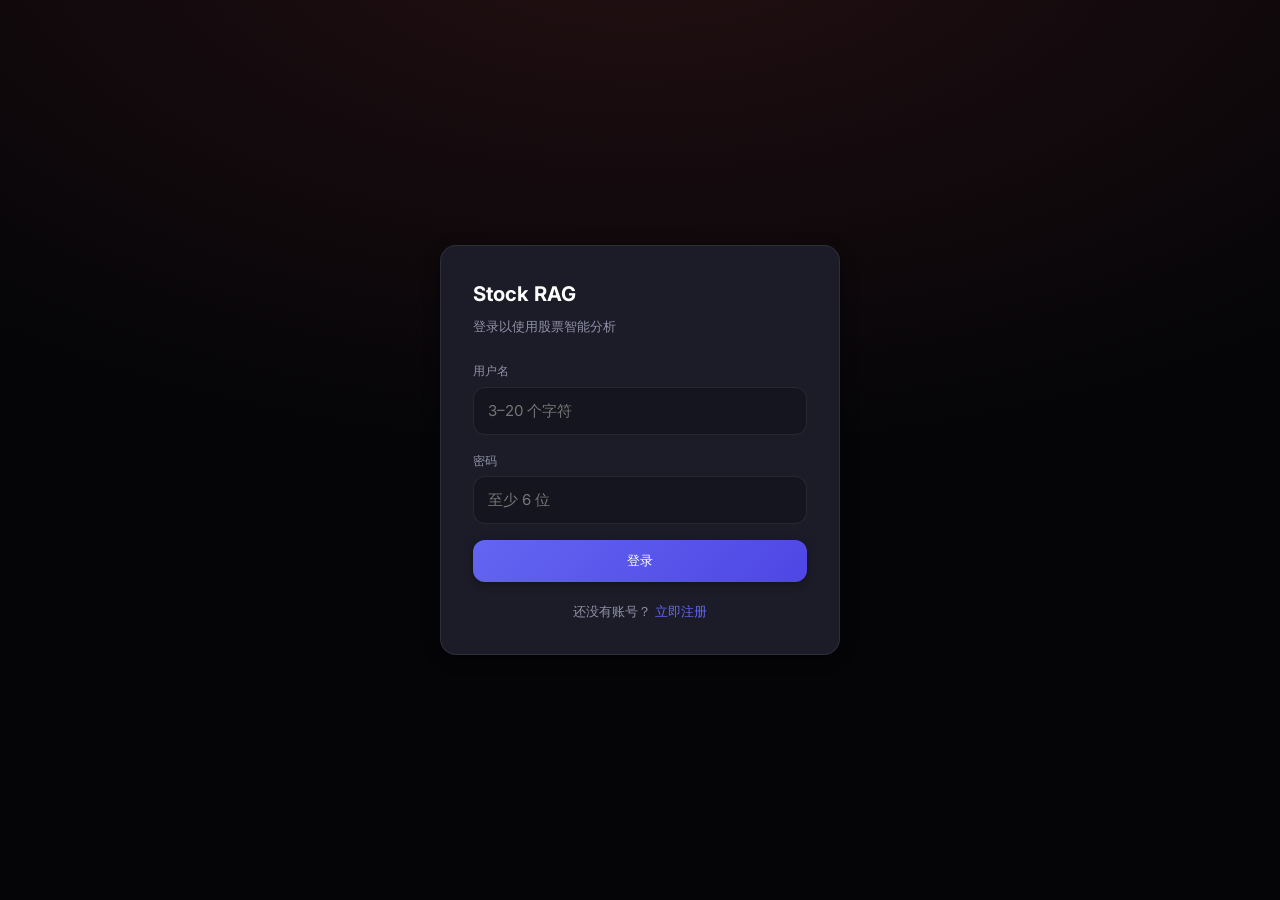
<file: web/personas.html>
<!DOCTYPE html>
<html lang="zh-CN">
<head>
    <meta charset="UTF-8">
    <meta name="viewport" content="width=device-width, initial-scale=1.0">
    <title>投资角色 - Stock RAG</title>
    <link rel="stylesheet" href="css/app.css?v=5">
    <link rel="stylesheet" href="css/persona.css?v=5">
</head>
<body>
    <div class="personas-page">
        <div class="risk-banner">
            <p>⚠️ 风险提示：投资有风险，请结合自身情况独立决策。</p>
        </div>
        
        <header class="personas-header">
            <a href="index.html" class="back-link">← 返回首页</a>
            <h1>投资角色</h1>
            <p>与不同投资风格的专家进行深度对话，获取多角度投资分析</p>
        </header>

        <main class="personas-content">
            <div class="hot-questions">
                <h3>热门问题</h3>
                <button type="button" class="btn btn-secondary" onclick="navigateToRoundtable('AI龙头股未来走势如何？')">
                    AI龙头股未来走势如何？
                </button>
                <button type="button" class="btn btn-secondary" onclick="navigateToRoundtable('当前市场如何配置资产？')">
                    当前市场如何配置资产？
                </button>
                <button type="button" class="btn btn-secondary" onclick="navigateToRoundtable('高股息策略是否适合现在？')">
                    高股息策略是否适合现在？
                </button>
            </div>

            <div id="personas-grid" class="personas-grid">
                <div class="loading-state">
                    <div class="loading-dots">
                        <span></span>
                        <span></span>
                        <span></span>
                    </div>
                    <p>加载中...</p>
                </div>
            </div>

            <div class="personas-footer">
                <button type="button" class="btn btn-primary" onclick="navigateToRoundtable('')">
                    圆桌讨论 - 邀请多位专家一起分析
                </button>
            </div>
        </main>

        <script src="js/auth.js"></script>
        <script src="js/persona-api.js"></script>
        <script>
            async function init() {
                const ok = await Auth.ensureAuthenticated({ redirect: true });
                if (!ok) return;
                
                await loadPersonas();
            }

            async function loadPersonas() {
                try {
                    const response = await PersonaAPI.listPersonas({ status: 'active', limit: 10 });
                    const personas = response.items || [];
                    renderPersonas(personas);
                } catch (error) {
                    document.getElementById('personas-grid').innerHTML = `
                        <div class="error-state">
                            <p>加载失败：${error.message}</p>
                        </div>
                    `;
                }
            }

            function renderPersonas(personas) {
                if (personas.length === 0) {
                    document.getElementById('personas-grid').innerHTML = `
                        <div class="empty-state">
                            <p>暂无可用的投资角色</p>
                        </div>
                    `;
                    return;
                }

                const html = personas.map(persona => {
                    const tags = persona.style_tags || [];
                    const marketTag = persona.market === 'us' ? 'market-us' : 'market-cn';
                    const styleClass = getStyleClass(tags[0]);
                    
                    return `
                        <div class="persona-card" onclick="navigateToDetail('${persona.persona_id}')">
                            <div class="persona-card-header">
                                <div class="persona-avatar">${getAvatarEmoji(persona.persona_id)}</div>
                                <div class="persona-info">
                                    <h3>${persona.name}</h3>
                                </div>
                            </div>
                            <p class="oneline">${persona.one_liner}</p>
                            <div class="persona-tags">
                                <span class="tag ${marketTag}">${persona.market === 'us' ? '美股' : 'A股'}</span>
                                ${tags.map(tag => `<span class="tag ${styleClass}">${getStyleName(tag)}</span>`).join('')}
                            </div>
                            <div class="persona-risk">
                                <span>风险等级</span>
                                <div class="risk-indicator ${persona.risk_level || 'medium'}"></div>
                                <span>${getRiskLabel(persona.risk_level)}</span>
                            </div>
                        </div>
                    `;
                }).join('');

                document.getElementById('personas-grid').innerHTML = html;
            }

            function getAvatarEmoji(personaId) {
                const emojis = {
                    'us_growth_tech': '🚀',
                    'us_value_recovery': '📊',
                    'us_momentum': '⚡',
                    'cn_dividend_defensive': '🛡️',
                    'cn_growth': '🌱',
                    'cn_momentum': '🔥'
                };
                return emojis[personaId] || '👤';
            }

            function getStyleClass(tag) {
                const classes = {
                    'growth': 'style-growth',
                    'value': 'style-value',
                    'dividend': 'style-dividend',
                    'momentum': 'style-momentum',
                    'tech': 'style-growth',
                    'ai': 'style-growth',
                    'defensive': 'style-dividend'
                };
                return classes[tag] || 'style-growth';
            }

            function getStyleName(tag) {
                const names = {
                    'growth': '成长',
                    'value': '价值',
                    'dividend': '高股息',
                    'momentum': '动量',
                    'tech': '科技',
                    'ai': 'AI',
                    'defensive': '防御'
                };
                return names[tag] || tag;
            }

            function getRiskLabel(level) {
                const labels = {
                    'low': '低',
                    'medium': '中',
                    'high': '高'
                };
                return labels[level] || '中';
            }

            function navigateToDetail(id) {
                window.location.href = `persona-detail.html?id=${id}`;
            }

            function navigateToRoundtable(question) {
                const url = question ? `persona-roundtable.html?question=${encodeURIComponent(question)}` : 'persona-roundtable.html';
                window.location.href = url;
            }

            document.addEventListener('DOMContentLoaded', init);
        </script>
    </div>
</body>
</html>
</file>
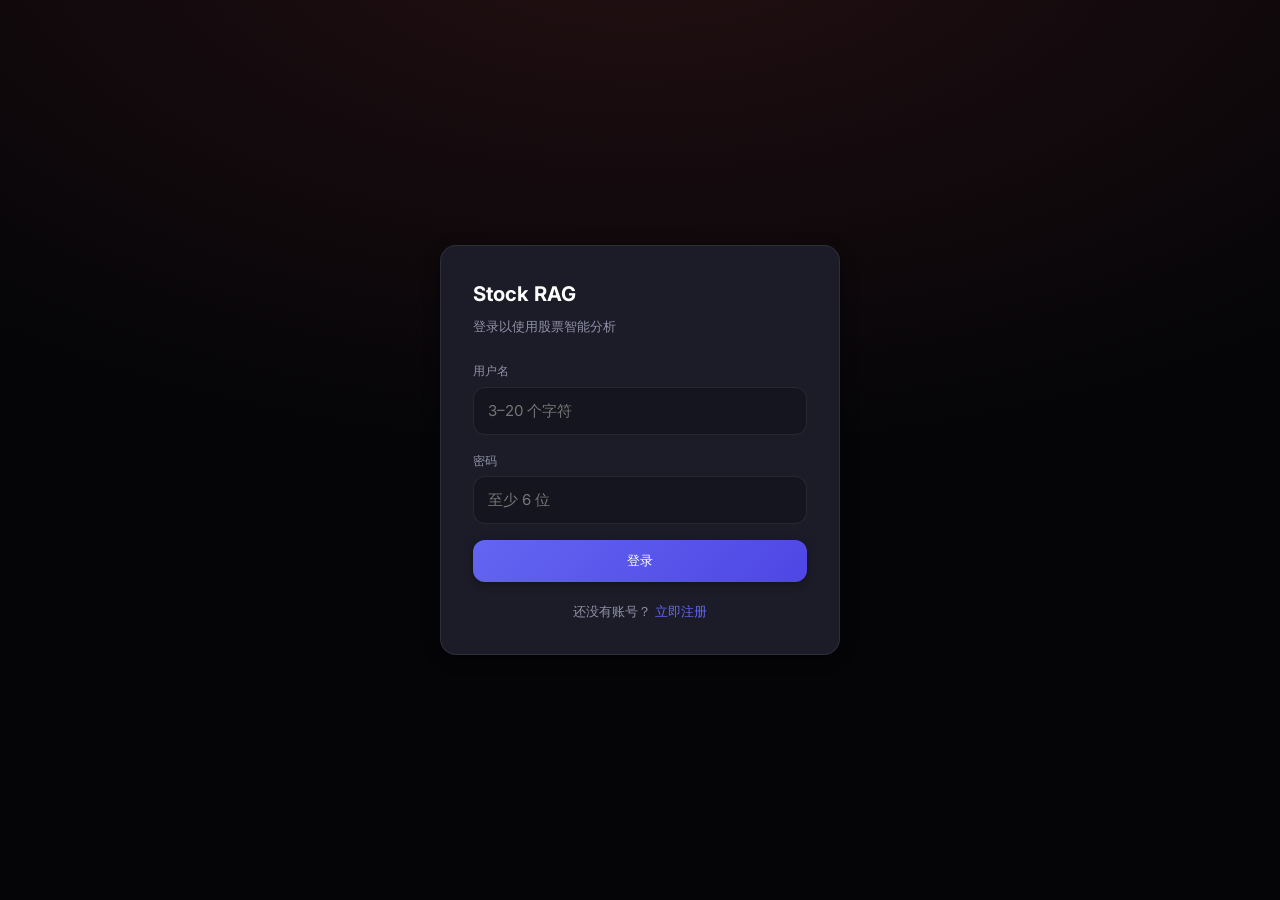
<file: web/portfolio.html>
<!DOCTYPE html>
<html lang="zh-CN">
<head>
    <meta charset="UTF-8">
    <meta name="viewport" content="width=device-width, initial-scale=1.0">
    <title>我的持仓 - Stock RAG</title>
    <link rel="stylesheet" href="css/app.css?v=5">
    <link rel="stylesheet" href="css/portfolio.css?v=3">
</head>
<body>
    <div class="portfolio-page">
        <div class="risk-banner">
            <p>⚠️ 风险提示：持仓数据仅供个人记录与参考，不构成投资建议。</p>
        </div>

        <div class="portfolio-container">
            <header class="portfolio-header">
                <div>
                    <h1>我的持仓</h1>
                    <p>管理股票与基金持仓，查看成本、市值与浮动盈亏</p>
                </div>
                <div>
                    <a href="index.html" class="back-link">← 返回首页</a>
                    <a href="brief.html" class="back-link" style="margin-left:12px;">📋 决策简报</a>
                </div>
            </header>

            <section class="portfolio-summary" id="summary-cards">
                <div class="summary-card">
                    <div class="label">持仓数量</div>
                    <div class="value" id="summary-count">—</div>
                </div>
                <div class="summary-card">
                    <div class="label">总成本</div>
                    <div class="value" id="summary-cost">—</div>
                </div>
                <div class="summary-card">
                    <div class="label">总市值</div>
                    <div class="value" id="summary-value">—</div>
                </div>
                <div class="summary-card">
                    <div class="label">浮动盈亏</div>
                    <div class="value" id="summary-pnl">—</div>
                    <div class="sub" id="summary-pnl-pct"></div>
                </div>
            </section>

            <div class="portfolio-filter-tabs" id="filter-tabs">
                <button type="button" class="filter-tab active" data-filter="all">全部</button>
                <button type="button" class="filter-tab" data-filter="stock">股票</button>
                <button type="button" class="filter-tab" data-filter="fund">基金</button>
            </div>

            <div class="portfolio-toolbar">
                <h2>持仓明细</h2>
                <div style="display:flex;gap:8px;flex-wrap:wrap;">
                    <button type="button" class="btn btn-primary" id="quick-import-btn">📥 从 App 导入基金</button>
                    <button type="button" class="btn btn-secondary" id="add-stock-btn">+ 添加股票</button>
                    <button type="button" class="btn btn-secondary" id="add-fund-btn">+ 添加基金</button>
                </div>
            </div>

            <div class="portfolio-table-wrap" id="positions-container">
                <div class="loading-state" style="padding: 40px; text-align: center;">
                    <p>加载中...</p>
                </div>
            </div>
        </div>
    </div>

    <div class="portfolio-modal-overlay" id="position-modal">
        <div class="portfolio-modal" role="dialog" aria-labelledby="modal-title">
            <div class="portfolio-modal-header">
                <h3 id="modal-title">添加持仓</h3>
                <button type="button" class="portfolio-modal-close" id="modal-close-btn" aria-label="关闭">×</button>
            </div>
            <form id="position-form">
                <div class="portfolio-modal-body">
                    <div class="form-group">
                        <label for="asset-type">资产类型 *</label>
                        <select id="asset-type" name="asset_type" required>
                            <option value="stock">股票</option>
                            <option value="fund">基金</option>
                        </select>
                    </div>
                    <div class="portfolio-form-row">
                        <div class="form-group">
                            <label for="stock-code" id="code-label">股票代码 *</label>
                            <input type="text" id="stock-code" name="stock_code" required placeholder="如 600519 / NVDA">
                        </div>
                        <div class="form-group">
                            <label for="stock-name" id="name-label">名称</label>
                            <input type="text" id="stock-name" name="stock_name" placeholder="可选">
                        </div>
                    </div>
                    <div class="portfolio-form-row">
                        <div class="form-group">
                            <label for="market">市场 *</label>
                            <select id="market" name="market" required>
                                <option value="cn">A股 (cn)</option>
                                <option value="us">美股 (us)</option>
                            </select>
                        </div>
                        <div class="form-group">
                            <label for="currency">币种</label>
                            <select id="currency" name="currency">
                                <option value="">自动</option>
                                <option value="CNY">CNY</option>
                                <option value="USD">USD</option>
                            </select>
                        </div>
                    </div>
                    <div class="portfolio-form-row">
                        <div class="form-group">
                            <label for="quantity" id="quantity-label">持仓数量 *</label>
                            <input type="number" id="quantity" name="quantity" required min="0" step="any" placeholder="100">
                        </div>
                        <div class="form-group">
                            <label for="cost-price" id="cost-label">成本价 *</label>
                            <input type="number" id="cost-price" name="cost_price" required min="0" step="any" placeholder="1600">
                        </div>
                    </div>
                    <div class="form-group" id="fund-hint" style="display:none;">
                        <p class="form-hint">
                            <strong>份额</strong>：你买了多少「份」基金（不是股数）。<br>
                            <strong>单位净值</strong>：每份基金今天值多少钱，用于算市值和盈亏。<br>
                            <strong>累计净值</strong>：含历史分红后的参考价，主要用于对比基金长期业绩，<em>录入持仓请用单位净值</em>。
                        </p>
                    </div>
                    <div class="form-group" id="thesis-group">
                        <label for="thesis">买入逻辑 *</label>
                        <textarea id="thesis" name="thesis" placeholder="为什么持有？核心假设是什么？"></textarea>
                    </div>
                    <div class="form-group" id="falsification-group">
                        <label for="falsification">证伪条件</label>
                        <textarea id="falsification" name="falsification" placeholder="什么情况下你会卖出？例如：业绩连续两季度不及预期"></textarea>
                    </div>
                </div>
                <div class="portfolio-modal-footer">
                    <button type="button" class="btn btn-secondary" id="modal-cancel-btn">取消</button>
                    <button type="submit" class="btn btn-primary" id="modal-save-btn">保存</button>
                </div>
            </form>
        </div>
    </div>

    <div class="portfolio-modal-overlay" id="import-modal">
        <div class="portfolio-modal portfolio-modal-wide" role="dialog">
            <div class="portfolio-modal-header">
                <h3>从支付宝 / 天天基金导入</h3>
                <button type="button" class="portfolio-modal-close" id="import-close-btn" aria-label="关闭">×</button>
            </div>
            <form id="import-form">
                <div class="portfolio-modal-body">
                    <p class="form-hint" style="margin-bottom:16px;">
                        打开 App「资产详情」页，抄<strong>基金代码、持有金额、持有收益</strong>即可；单位净值会自动从天天基金拉取。
                    </p>
                    <div class="portfolio-form-row">
                        <div class="form-group">
                            <label for="import-code">基金代码 *</label>
                            <input type="text" id="import-code" required placeholder="003095">
                        </div>
                        <div class="form-group">
                            <label for="import-name">基金名称</label>
                            <input type="text" id="import-name" placeholder="中欧医疗健康混合A">
                        </div>
                    </div>
                    <div class="portfolio-form-row">
                        <div class="form-group">
                            <label for="import-value">持有金额 * <span class="label-tip">App 上的「金额」</span></label>
                            <input type="number" id="import-value" required step="0.01" placeholder="80962.37">
                        </div>
                        <div class="form-group">
                            <label for="import-pnl">持有收益 * <span class="label-tip">可为负数</span></label>
                            <input type="number" id="import-pnl" required step="0.01" placeholder="-32762.71">
                        </div>
                    </div>
                    <div class="portfolio-form-row">
                        <div class="form-group">
                            <label for="import-nav">单位净值 <span class="label-tip" id="import-nav-tip">输入代码后自动拉取</span></label>
                            <input type="number" id="import-nav" step="0.0001" placeholder="自动拉取">
                        </div>
                        <div class="form-group">
                            <label for="import-pnl-pct">持有收益率 % <span class="label-tip">可选校验</span></label>
                            <input type="number" id="import-pnl-pct" step="0.01" placeholder="-28.74">
                        </div>
                    </div>
                    <div class="import-preview" id="import-preview">
                        <p>填写完成后将自动预览换算结果</p>
                    </div>
                </div>
                <div class="portfolio-modal-footer">
                    <button type="button" class="btn btn-secondary" id="import-fill-screenshot-btn">填入截图数据</button>
                    <button type="button" class="btn btn-secondary" id="import-cancel-btn">取消</button>
                    <button type="submit" class="btn btn-primary" id="import-save-btn">确认导入</button>
                </div>
            </form>
        </div>
    </div>

    <div class="portfolio-toast" id="toast"></div>

    <script src="js/auth.js"></script>
    <script src="js/portfolio-api.js"></script>
    <script>
        let currentSummary = null;
        let editingPosition = null;
        let activeFilter = 'all';

        const SCREENSHOT_IMPORT = {
            stock_code: '003095',
            stock_name: '中欧医疗健康混合A',
            market_value: 80962.37,
            holding_pnl: -32762.71,
            holding_pnl_pct: -28.74,
        };
        let navFetchToken = 0;

        document.addEventListener('DOMContentLoaded', async () => {
            const ok = await Auth.ensureAuthenticated({ redirect: true });
            if (!ok) return;

            document.getElementById('quick-import-btn').addEventListener('click', () => openImportModal());
            document.getElementById('add-stock-btn').addEventListener('click', () => openModal(null, 'stock'));
            document.getElementById('add-fund-btn').addEventListener('click', () => openModal(null, 'fund'));
            document.getElementById('import-close-btn').addEventListener('click', closeImportModal);
            document.getElementById('import-cancel-btn').addEventListener('click', closeImportModal);
            document.getElementById('import-modal').addEventListener('click', (e) => {
                if (e.target.id === 'import-modal') closeImportModal();
            });
            document.getElementById('import-form').addEventListener('submit', handleImportSubmit);
            document.getElementById('import-fill-screenshot-btn').addEventListener('click', fillScreenshotImport);
            ['import-code', 'import-name', 'import-value', 'import-pnl', 'import-nav', 'import-pnl-pct'].forEach(id => {
                document.getElementById(id).addEventListener('input', debounce(refreshImportPreview, 400));
            });
            document.getElementById('import-code').addEventListener('blur', fetchImportNav);
            document.getElementById('import-code').addEventListener('change', fetchImportNav);
            document.getElementById('modal-close-btn').addEventListener('click', closeModal);
            document.getElementById('modal-cancel-btn').addEventListener('click', closeModal);
            document.getElementById('position-modal').addEventListener('click', (e) => {
                if (e.target.id === 'position-modal') closeModal();
            });
            document.getElementById('position-form').addEventListener('submit', handleSubmit);
            document.getElementById('asset-type').addEventListener('change', updateFormLabels);
            document.getElementById('filter-tabs').addEventListener('click', (e) => {
                const tab = e.target.closest('.filter-tab');
                if (!tab) return;
                activeFilter = tab.dataset.filter;
                document.querySelectorAll('.filter-tab').forEach(el => el.classList.remove('active'));
                tab.classList.add('active');
                renderPositions(currentSummary?.positions || []);
            });

            await loadPortfolio();

            const params = new URLSearchParams(location.search);
            if (params.get('import') === '003095' || params.get('autoimport') === '1') {
                openImportModal(true);
                if (params.get('autoimport') === '1') {
                    await handleImportSubmit(null, true);
                }
            }
        });

        function debounce(fn, ms) {
            let t;
            return (...args) => {
                clearTimeout(t);
                t = setTimeout(() => fn(...args), ms);
            };
        }

        function fillScreenshotImport() {
            document.getElementById('import-code').value = SCREENSHOT_IMPORT.stock_code;
            document.getElementById('import-name').value = SCREENSHOT_IMPORT.stock_name;
            document.getElementById('import-value').value = SCREENSHOT_IMPORT.market_value;
            document.getElementById('import-pnl').value = SCREENSHOT_IMPORT.holding_pnl;
            document.getElementById('import-pnl-pct').value = SCREENSHOT_IMPORT.holding_pnl_pct;
            fetchImportNav().then(() => refreshImportPreview());
        }

        async function fetchImportNav() {
            const code = document.getElementById('import-code').value.trim();
            const tip = document.getElementById('import-nav-tip');
            if (!code) {
                tip.textContent = '输入代码后自动拉取';
                return;
            }
            const token = ++navFetchToken;
            tip.textContent = '拉取中…';
            try {
                const q = await PortfolioAPI.fetchFundNav(code);
                if (token !== navFetchToken) return;
                document.getElementById('import-nav').value = q.price;
                if (!document.getElementById('import-name').value && q.stock_name) {
                    document.getElementById('import-name').value = q.stock_name;
                }
                const acc = q.acc_nav ? `，累计 ${q.acc_nav.toFixed(4)}` : '';
                tip.textContent = `${q.nav_date || '最新'} · ${q.source || 'eastmoney'}${acc}`;
                refreshImportPreview();
            } catch (err) {
                if (token !== navFetchToken) return;
                tip.textContent = '拉取失败，可手动填写';
                showToast(err.message, true);
            }
        }

        function openImportModal(autoFill) {
            document.getElementById('import-form').reset();
            document.getElementById('import-preview').innerHTML = '<p>填写完成后将自动预览换算结果</p>';
            document.getElementById('import-nav-tip').textContent = '输入代码后自动拉取';
            if (autoFill) fillScreenshotImport();
            document.getElementById('import-modal').classList.add('show');
        }

        function closeImportModal() {
            document.getElementById('import-modal').classList.remove('show');
        }

        function buildImportPayload() {
            const payload = {
                stock_code: document.getElementById('import-code').value.trim(),
                stock_name: document.getElementById('import-name').value.trim(),
                market_value: parseFloat(document.getElementById('import-value').value),
                holding_pnl: parseFloat(document.getElementById('import-pnl').value),
            };
            const navVal = document.getElementById('import-nav').value;
            if (navVal !== '') payload.unit_nav = parseFloat(navVal);
            const pct = document.getElementById('import-pnl-pct').value;
            if (pct !== '') payload.holding_pnl_pct = parseFloat(pct);
            return payload;
        }

        async function refreshImportPreview() {
            const previewEl = document.getElementById('import-preview');
            const payload = buildImportPayload();
            if (!payload.stock_code || !payload.market_value || isNaN(payload.holding_pnl)) {
                previewEl.innerHTML = '<p>填写完成后将自动预览换算结果</p>';
                return;
            }
            if (!payload.unit_nav) {
                previewEl.innerHTML = '<p>等待拉取单位净值，或手动填写</p>';
                return;
            }
            try {
                const p = await PortfolioAPI.previewFundImport(payload);
                previewEl.innerHTML = `
                    <h4>换算预览</h4>
                    <ul>
                        <li>持有份额：<strong>${formatNumber(p.quantity)}</strong> 份</li>
                        <li>成本单位净值：<strong>${p.cost_price.toFixed(4)}</strong>（总成本 ${formatMoney(p.cost_total)}）</li>
                        <li>校验持有收益率：<strong class="${pnlClass(p.holding_pnl_pct)}">${formatSignedPercent(p.holding_pnl_pct)}</strong></li>
                    </ul>`;
            } catch (err) {
                previewEl.innerHTML = `<p class="preview-error">${escapeHtml(err.message)}</p>`;
            }
        }

        async function handleImportSubmit(e, silent) {
            if (e) e.preventDefault();
            const btn = document.getElementById('import-save-btn');
            btn.disabled = true;
            try {
                const payload = buildImportPayload();
                const result = await PortfolioAPI.importFund(payload);
                closeImportModal();
                activeFilter = 'fund';
                document.querySelectorAll('.filter-tab').forEach(el => {
                    el.classList.toggle('active', el.dataset.filter === 'fund');
                });
                showToast(`已导入 ${result.preview.stock_name || result.preview.stock_code}`);
                await loadPortfolio();
                if (silent && location.search.includes('autoimport')) {
                    history.replaceState({}, '', 'portfolio.html');
                }
            } catch (err) {
                showToast(err.message, true);
                if (silent) openImportModal(false);
            } finally {
                btn.disabled = false;
            }
        }

        async function loadPortfolio() {
            try {
                currentSummary = await PortfolioAPI.getSummary();
                renderSummary(currentSummary);
                renderPositions(currentSummary.positions || []);
            } catch (err) {
                document.getElementById('positions-container').innerHTML = `
                    <div class="portfolio-empty">
                        <h3>加载失败</h3>
                        <p>${escapeHtml(err.message)}</p>
                    </div>`;
            }
        }

        function renderSummary(summary) {
            document.getElementById('summary-count').textContent = summary.position_count ?? 0;
            document.getElementById('summary-cost').textContent = formatMoney(summary.total_cost);
            document.getElementById('summary-value').textContent = formatMoney(summary.total_value);

            const pnlEl = document.getElementById('summary-pnl');
            const pnl = summary.unrealized_pnl ?? 0;
            pnlEl.textContent = formatSignedMoney(pnl);
            pnlEl.className = 'value ' + pnlClass(pnl);

            const pctEl = document.getElementById('summary-pnl-pct');
            const pct = summary.unrealized_pnl_pct ?? 0;
            pctEl.textContent = pct !== 0 ? formatSignedPercent(pct) : '';
            pctEl.className = 'sub ' + pnlClass(pct);
        }

        function filterPositions(positions) {
            if (activeFilter === 'all') return positions;
            return positions.filter(p => (p.asset_type || 'stock') === activeFilter);
        }

        function renderPositions(positions) {
            const filtered = filterPositions(positions);
            const container = document.getElementById('positions-container');
            if (!filtered.length) {
                const hint = activeFilter === 'fund'
                    ? '点击「添加基金」录入你的第一只基金'
                    : activeFilter === 'stock'
                        ? '点击「添加股票」录入你的第一只股票'
                        : '点击上方按钮录入股票或基金持仓';
                container.innerHTML = `
                    <div class="portfolio-empty">
                        <h3>暂无持仓</h3>
                        <p>${hint}</p>
                    </div>`;
                return;
            }

            const rows = filtered.map(p => {
                const market = (p.market || 'cn').toLowerCase();
                const assetType = p.asset_type || 'stock';
                const isFund = assetType === 'fund';
                return `
                    <tr data-id="${escapeAttr(p.id)}">
                        <td><span class="asset-badge ${assetType}">${isFund ? '基金' : '股票'}</span></td>
                        <td>
                            <strong>${escapeHtml(p.stock_code)}</strong>
                            <div style="font-size:0.78rem;color:var(--muted);margin-top:2px;">${escapeHtml(p.stock_name || '—')}</div>
                        </td>
                        <td><span class="market-badge ${market}">${market === 'us' ? '美股' : 'A股'}</span></td>
                        <td class="num">${formatNumber(p.quantity)}${isFund ? ' 份' : ''}</td>
                        <td class="num">${formatMoney(p.cost_price)}</td>
                        <td class="num">${p.has_quote ? formatMoney(p.current_price) : '—'}</td>
                        <td class="num ${p.has_quote ? pnlClass(p.change_percent) : ''}">${p.has_quote ? formatSignedPercent(p.change_percent) : '—'}</td>
                        <td class="num">${formatMoney(p.market_value)}</td>
                        <td class="num ${pnlClass(p.unrealized_pnl)}">${formatSignedMoney(p.unrealized_pnl)}</td>
                        <td class="num ${pnlClass(p.unrealized_pnl_pct)}">${p.unrealized_pnl_pct ? formatSignedPercent(p.unrealized_pnl_pct) : '—'}</td>
                        <td><span class="source-tag ${quoteSourceClass(p.quote_source)}">${quoteSourceLabel(p.quote_source)}</span></td>
                        <td class="thesis-cell" title="${escapeAttr((p.thesis || '') + (p.falsification ? '\n证伪: ' + p.falsification : ''))}">${escapeHtml(p.thesis || '—')}</td>
                        <td>
                            <div class="row-actions">
                                <button type="button" class="btn-icon" data-action="edit">编辑</button>
                                <button type="button" class="btn-icon danger" data-action="delete">删除</button>
                            </div>
                        </td>
                    </tr>`;
            }).join('');

            const priceHeader = activeFilter === 'fund' ? '单位净值' : activeFilter === 'stock' ? '现价' : '现价 / 单位净值';
            const costHeader = activeFilter === 'fund' ? '成本单位净值' : '成本';
            const qtyHeader = activeFilter === 'fund' ? '份额' : '数量';

            container.innerHTML = `
                <table class="portfolio-table">
                    <thead>
                        <tr>
                            <th>类型</th>
                            <th>代码 / 名称</th>
                            <th>市场</th>
                            <th>${qtyHeader}</th>
                            <th>${costHeader}</th>
                            <th>${priceHeader}</th>
                            <th>涨跌</th>
                            <th>市值</th>
                            <th>浮盈</th>
                            <th>浮盈%</th>
                            <th>数据源</th>
                            <th>买入逻辑</th>
                            <th>操作</th>
                        </tr>
                    </thead>
                    <tbody>${rows}</tbody>
                </table>`;

            container.querySelector('tbody').addEventListener('click', async (e) => {
                const btn = e.target.closest('[data-action]');
                if (!btn) return;
                const row = btn.closest('tr');
                const id = row.dataset.id;
                const pos = positions.find(p => p.id === id);
                if (!pos) return;

                if (btn.dataset.action === 'edit') {
                    openModal(pos);
                } else if (btn.dataset.action === 'delete') {
                    await handleDelete(pos);
                }
            });
        }

        function updateFormLabels() {
            const isFund = document.getElementById('asset-type').value === 'fund';
            document.getElementById('code-label').textContent = isFund ? '基金代码 *' : '股票代码 *';
            document.getElementById('name-label').textContent = isFund ? '基金名称' : '股票名称';
            document.getElementById('quantity-label').textContent = isFund ? '持有份额 *' : '持仓数量 *';
            document.getElementById('cost-label').textContent = isFund ? '买入单位净值 *' : '成本价 *';
            document.getElementById('fund-hint').style.display = isFund ? 'block' : 'none';
            document.getElementById('falsification-group').style.display = isFund ? 'none' : 'block';
            document.getElementById('thesis-group').querySelector('label').textContent = isFund ? '备注' : '买入逻辑 *';
            document.getElementById('stock-code').placeholder = isFund ? '如 005827 / 110011' : '如 600519 / NVDA';
            document.getElementById('quantity').placeholder = isFund ? '10000' : '100';
            document.getElementById('cost-price').placeholder = isFund ? '2.05' : '1600';
            if (isFund && !editingPosition) {
                document.getElementById('market').value = 'cn';
            }
        }

        function openModal(position, defaultType) {
            editingPosition = position || null;
            const form = document.getElementById('position-form');
            form.reset();

            const assetType = position?.asset_type || defaultType || 'stock';
            document.getElementById('modal-title').textContent = position
                ? (assetType === 'fund' ? '编辑基金持仓' : '编辑股票持仓')
                : (assetType === 'fund' ? '添加基金' : '添加股票');
            document.getElementById('asset-type').value = assetType;
            document.getElementById('asset-type').disabled = !!position;
            document.getElementById('stock-code').disabled = !!position;
            updateFormLabels();

            if (position) {
                document.getElementById('stock-code').value = position.stock_code || '';
                document.getElementById('stock-name').value = position.stock_name || '';
                document.getElementById('market').value = (position.market || 'cn').toLowerCase();
                document.getElementById('currency').value = position.currency || '';
                document.getElementById('quantity').value = position.quantity ?? '';
                document.getElementById('cost-price').value = position.cost_price ?? '';
                document.getElementById('thesis').value = position.thesis || '';
                document.getElementById('falsification').value = position.falsification || '';
            }

            document.getElementById('position-modal').classList.add('show');
        }

        function closeModal() {
            document.getElementById('position-modal').classList.remove('show');
            editingPosition = null;
            document.getElementById('stock-code').disabled = false;
            document.getElementById('asset-type').disabled = false;
        }

        async function handleSubmit(e) {
            e.preventDefault();
            const saveBtn = document.getElementById('modal-save-btn');
            saveBtn.disabled = true;

            const payload = {
                asset_type: document.getElementById('asset-type').value,
                stock_code: document.getElementById('stock-code').value.trim(),
                stock_name: document.getElementById('stock-name').value.trim(),
                market: document.getElementById('market').value,
                quantity: parseFloat(document.getElementById('quantity').value),
                cost_price: parseFloat(document.getElementById('cost-price').value),
                thesis: document.getElementById('thesis').value.trim(),
                falsification: document.getElementById('falsification').value.trim(),
            };
            const currency = document.getElementById('currency').value;
            if (currency) payload.currency = currency;

            try {
                await PortfolioAPI.upsertPosition(payload);
                closeModal();
                showToast(editingPosition ? '持仓已更新' : '持仓已添加');
                await loadPortfolio();
            } catch (err) {
                showToast(err.message, true);
            } finally {
                saveBtn.disabled = false;
            }
        }

        async function handleDelete(position) {
            const label = `${position.stock_code}${position.stock_name ? ' ' + position.stock_name : ''}`;
            if (!confirm(`确定删除持仓「${label}」？`)) return;

            try {
                await PortfolioAPI.deletePosition(position.id);
                showToast('持仓已删除');
                await loadPortfolio();
            } catch (err) {
                showToast(err.message, true);
            }
        }

        function formatNumber(n) {
            if (n == null || Number.isNaN(n)) return '—';
            return Number(n).toLocaleString('zh-CN', { maximumFractionDigits: 4 });
        }

        function formatMoney(n) {
            if (n == null || Number.isNaN(n)) return '—';
            return Number(n).toLocaleString('zh-CN', { minimumFractionDigits: 2, maximumFractionDigits: 2 });
        }

        function formatSignedMoney(n) {
            if (n == null || Number.isNaN(n)) return '—';
            const prefix = n > 0 ? '+' : '';
            return prefix + formatMoney(n);
        }

        function formatSignedPercent(n) {
            if (n == null || Number.isNaN(n)) return '—';
            const prefix = n > 0 ? '+' : '';
            return prefix + Number(n).toFixed(2) + '%';
        }

        function quoteSourceClass(s) {
            if (s === 'eastmoney') return 'live';
            if (s === 'mock') return 'mock';
            return 'missing';
        }
        function quoteSourceLabel(s) {
            return ({ eastmoney: 'live', mock: 'mock', missing: '缺失' }[s] || s || '—');
        }

        function pnlClass(n) {
            if (n > 0) return 'positive';
            if (n < 0) return 'negative';
            return '';
        }

        function showToast(msg, isError) {
            const el = document.getElementById('toast');
            el.textContent = msg;
            el.className = 'portfolio-toast show' + (isError ? ' error' : '');
            clearTimeout(showToast._timer);
            showToast._timer = setTimeout(() => el.classList.remove('show'), 2800);
        }

        function escapeHtml(str) {
            return String(str)
                .replace(/&/g, '&amp;')
                .replace(/</g, '&lt;')
                .replace(/>/g, '&gt;')
                .replace(/"/g, '&quot;');
        }

        function escapeAttr(str) {
            return escapeHtml(str).replace(/'/g, '&#39;');
        }
    </script>
</body>
</html>
</file>
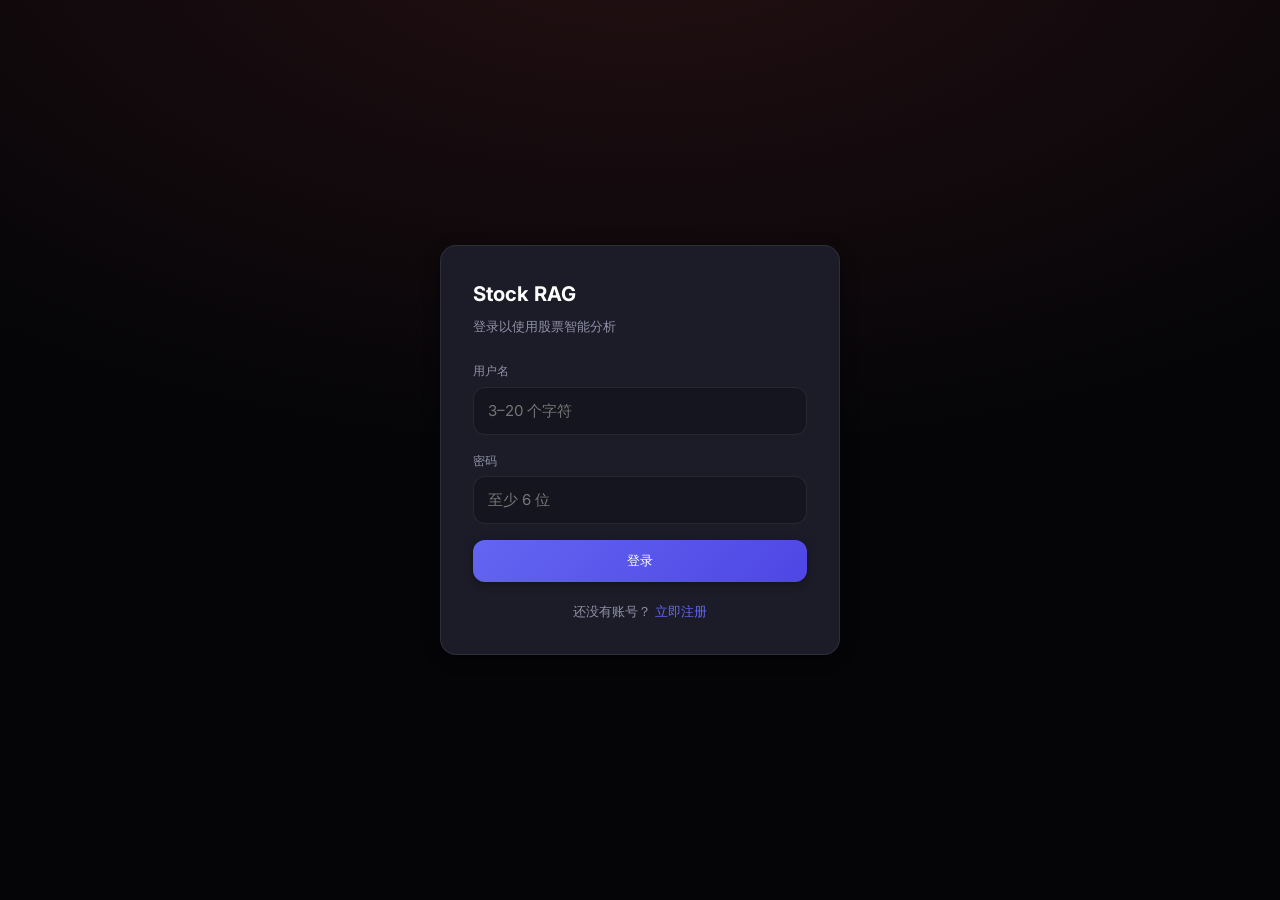
<file: web/profile.html>
<!DOCTYPE html>
<html lang="zh-CN">
<head>
    <meta charset="UTF-8">
    <meta name="viewport" content="width=device-width, initial-scale=1.0">
    <title>用户画像 - Stock RAG</title>
    <link rel="stylesheet" href="css/app.css?v=5">
    <link rel="stylesheet" href="css/profile.css?v=2">
</head>
<body>
    <div class="profile-page">
        <div class="profile-container">
            <header class="profile-header">
                <div>
                    <h1>用户画像</h1>
                    <p>长期偏好、历史洞察与持仓摘要 — 让对话更懂你</p>
                </div>
                <div class="profile-toolbar">
                    <a href="index.html" class="btn btn-ghost">← 首页</a>
                    <a href="chat.html" class="btn btn-secondary">智能对话</a>
                </div>
            </header>

            <div class="profile-status" id="status-bar"></div>
            <div id="content"><div class="profile-empty">加载中…</div></div>
        </div>
    </div>
    <div class="profile-toast" id="toast"></div>

    <script src="js/auth.js"></script>
    <script src="js/memory-api.js?v=1"></script>
    <script>
        const DETAIL_LABELS = { brief: '简洁', normal: '标准', detail: '详细' };
        const RISK_LABELS = { high: '激进', medium: '均衡', low: '保守' };

        let profile = null;

        function showToast(msg) {
            const el = document.getElementById('toast');
            el.textContent = msg;
            el.classList.add('show');
            setTimeout(() => el.classList.remove('show'), 2500);
        }

        function escapeHtml(text) {
            const d = document.createElement('div');
            d.textContent = text == null ? '' : String(text);
            return d.innerHTML;
        }

        function formatPct(v) {
            if (v == null || Number.isNaN(v)) return '—';
            const sign = v >= 0 ? '+' : '';
            return sign + v.toFixed(2) + '%';
        }

        function renderStatusBar(p) {
            const bar = document.getElementById('status-bar');
            bar.innerHTML = `
                <span class="status-pill ${p.long_term_enabled ? 'on' : ''}">长期记忆 ${p.long_term_enabled ? '已启用' : '未启用'}</span>
                <span class="status-pill ${p.medium_term_enabled ? 'on' : ''}">中期记忆 ${p.medium_term_enabled ? '已启用' : '未启用'}</span>
            `;
        }

        function renderProfile(p) {
            profile = p;
            renderStatusBar(p);
            const prefs = p.preferences || {};
            const portfolio = p.portfolio;
            const insights = p.insights || [];

            const portfolioHtml = portfolio ? `
                <div class="portfolio-stats">
                    <div class="stat-item"><div class="stat-label">持仓数</div><div class="stat-value">${portfolio.position_count}</div></div>
                    <div class="stat-item"><div class="stat-label">总市值</div><div class="stat-value">${portfolio.total_value?.toFixed?.(0) ?? portfolio.total_value}</div></div>
                    <div class="stat-item"><div class="stat-label">浮动盈亏</div><div class="stat-value">${formatPct(portfolio.unrealized_pnl_pct)}</div></div>
                    <div class="stat-item"><div class="stat-label">有论点持仓</div><div class="stat-value">${portfolio.thesis_count ?? 0}</div></div>
                </div>
                ${portfolio.top_holdings?.length ? `<p style="margin-top:12px;font-size:0.85rem;color:var(--text-muted)">主要持仓：${portfolio.top_holdings.map(escapeHtml).join('、')}</p>` : ''}
            ` : '<div class="profile-empty">暂无持仓数据</div>';

            const insightsHtml = insights.length ? insights.map((ins) => `
                <div class="insight-item" data-id="${escapeHtml(ins.insight_id)}">
                    <div class="insight-body">
                        <div class="insight-summary">${escapeHtml(ins.summary)}</div>
                        <div class="insight-meta">${ins.created_at ? new Date(ins.created_at).toLocaleString() : ''}</div>
                    </div>
                    <button type="button" class="btn btn-ghost insight-delete" ${p.long_term_enabled ? '' : 'disabled'}>删除</button>
                </div>
            `).join('') : '<div class="profile-empty">暂无历史洞察。删除对话时会自动沉淀会话要点。</div>';

            document.getElementById('content').innerHTML = `
                <div class="profile-grid">
                    <section class="profile-card">
                        <h2>对话偏好</h2>
                        <form id="prefs-form">
                            <div class="form-row">
                                <label for="detail-level">回答详略</label>
                                <select id="detail-level" name="detail_level" ${p.long_term_enabled ? '' : 'disabled'}>
                                    <option value="brief">简洁</option>
                                    <option value="normal">标准</option>
                                    <option value="detail">详细</option>
                                </select>
                            </div>
                            <div class="form-row">
                                <label for="risk-appetite">风险偏好</label>
                                <select id="risk-appetite" name="risk_appetite" ${p.long_term_enabled ? '' : 'disabled'}>
                                    <option value="low">保守</option>
                                    <option value="medium">均衡</option>
                                    <option value="high">激进</option>
                                </select>
                            </div>
                            <div class="form-row">
                                <label for="interaction-style">交互风格（可选）</label>
                                <input id="interaction-style" name="interaction_style" type="text" placeholder="如：偏数据、偏叙事" ${p.long_term_enabled ? '' : 'disabled'} />
                            </div>
                            <div class="form-row">
                                <label for="interested-stocks">关注标的（逗号分隔）</label>
                                <input id="interested-stocks" name="interested_stocks" type="text" placeholder="600519, AAPL" ${p.long_term_enabled ? '' : 'disabled'} />
                            </div>
                            <div class="form-row">
                                <label for="preferred-metrics">偏好指标（逗号分隔）</label>
                                <input id="preferred-metrics" name="preferred_metrics" type="text" placeholder="PE, ROE, 营收增速" ${p.long_term_enabled ? '' : 'disabled'} />
                            </div>
                            <div class="profile-actions">
                                <button type="submit" class="btn btn-primary" ${p.long_term_enabled ? '' : 'disabled'}>保存偏好</button>
                            </div>
                        </form>
                        ${!p.long_term_enabled ? '<p class="profile-empty" style="padding:12px 0">需 PostgreSQL + 向量索引才能持久化偏好</p>' : ''}
                    </section>

                    <section class="profile-card">
                        <h2>持仓摘要</h2>
                        ${portfolioHtml}
                    </section>

                    <section class="profile-card full-width">
                        <h2>历史洞察 <span style="font-weight:400;color:var(--text-muted);font-size:0.85rem">（${insights.length} 条）</span></h2>
                        <div class="insight-list" id="insight-list">${insightsHtml}</div>
                    </section>
                </div>
            `;

            document.getElementById('detail-level').value = prefs.detail_level || 'normal';
            document.getElementById('risk-appetite').value = prefs.risk_appetite || 'medium';
            document.getElementById('interaction-style').value = prefs.interaction_style || '';
            document.getElementById('interested-stocks').value = (prefs.interested_stocks || []).join(', ');
            document.getElementById('preferred-metrics').value = (prefs.preferred_metrics || []).join(', ');

            document.getElementById('prefs-form').addEventListener('submit', savePreferences);
            document.getElementById('insight-list').addEventListener('click', onInsightClick);
        }

        function parseListInput(value) {
            return String(value || '')
                .split(/[,，、\s]+/)
                .map((s) => s.trim())
                .filter(Boolean);
        }

        async function savePreferences(e) {
            e.preventDefault();
            const body = {
                detail_level: document.getElementById('detail-level').value,
                risk_appetite: document.getElementById('risk-appetite').value,
                interaction_style: document.getElementById('interaction-style').value.trim(),
                interested_stocks: parseListInput(document.getElementById('interested-stocks').value),
                preferred_metrics: parseListInput(document.getElementById('preferred-metrics').value),
            };
            try {
                const updated = await MemoryAPI.updatePreferences(body);
                renderProfile(updated);
                showToast('偏好已保存');
            } catch (err) {
                showToast(err.message || '保存失败');
            }
        }

        async function onInsightClick(e) {
            const btn = e.target.closest('.insight-delete');
            if (!btn) return;
            const item = btn.closest('.insight-item');
            const id = item?.dataset?.id;
            if (!id || !confirm('确定删除这条洞察？')) return;
            try {
                await MemoryAPI.deleteInsight(id);
                item.remove();
                showToast('已删除');
            } catch (err) {
                showToast(err.message || '删除失败');
            }
        }

        document.addEventListener('DOMContentLoaded', async () => {
            const ok = await Auth.ensureAuthenticated({ redirect: true });
            if (!ok) return;
            try {
                const p = await MemoryAPI.getProfile();
                renderProfile(p);
            } catch (err) {
                document.getElementById('content').innerHTML = `<div class="profile-empty">${escapeHtml(err.message)}</div>`;
            }
        });
    </script>
</body>
</html>
</file>
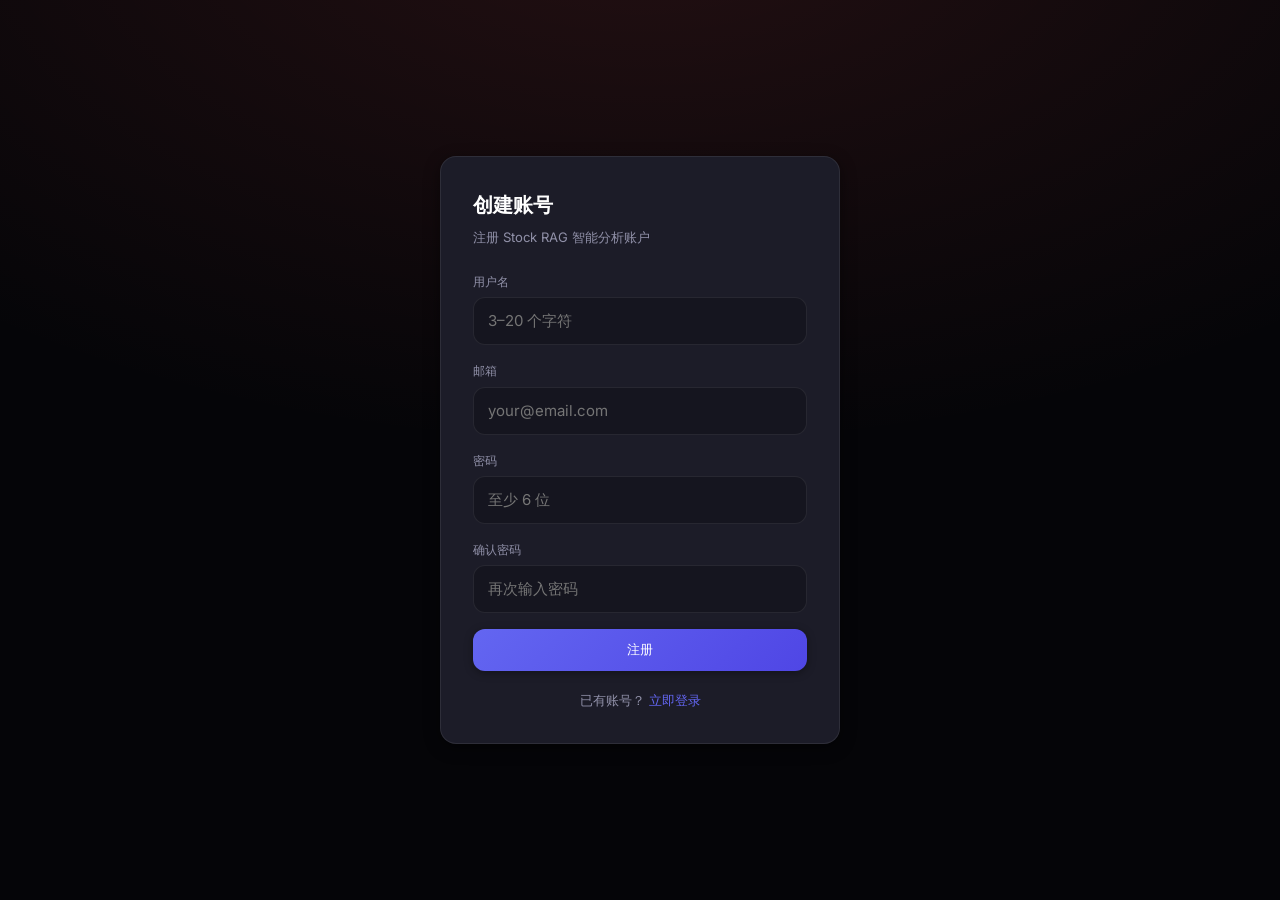
<file: web/register.html>
<!DOCTYPE html>
<html lang="zh-CN">
<head>
    <meta charset="UTF-8">
    <meta name="viewport" content="width=device-width, initial-scale=1.0">
    <title>注册 - Stock RAG</title>
    <link rel="stylesheet" href="css/app.css">
</head>
<body>
    <div class="auth-page">
        <div class="auth-card">
            <h1>创建账号</h1>
            <p class="subtitle">注册 Stock RAG 智能分析账户</p>

            <div id="error" class="alert-error"></div>

            <form id="registerForm">
                <div class="form-group">
                    <label for="username">用户名</label>
                    <input type="text" id="username" required minlength="3" maxlength="20" placeholder="3–20 个字符">
                </div>
                <div class="form-group">
                    <label for="email">邮箱</label>
                    <input type="email" id="email" required placeholder="your@email.com">
                </div>
                <div class="form-group">
                    <label for="password">密码</label>
                    <input type="password" id="password" required minlength="6" placeholder="至少 6 位">
                </div>
                <div class="form-group">
                    <label for="confirmPassword">确认密码</label>
                    <input type="password" id="confirmPassword" required minlength="6" placeholder="再次输入密码">
                </div>
                <button type="submit" class="btn btn-primary btn-block">注册</button>
            </form>

            <div class="auth-links">
                <p>已有账号？ <a href="login.html">立即登录</a></p>
            </div>
        </div>
    </div>

    <script src="js/auth.js"></script>
    <script>
        document.addEventListener('DOMContentLoaded', async () => {
            if (await Auth.redirectIfAuthenticated()) return;

            const form = document.getElementById('registerForm');
            const errorDiv = document.getElementById('error');

            form.addEventListener('submit', async (e) => {
                e.preventDefault();
                errorDiv.classList.remove('show');
                errorDiv.textContent = '';

                const password = document.getElementById('password').value;
                const confirmPassword = document.getElementById('confirmPassword').value;
                if (password !== confirmPassword) {
                    errorDiv.textContent = '两次输入的密码不一致';
                    errorDiv.classList.add('show');
                    return;
                }

                try {
                    const res = await fetch('/api/auth/register', {
                        method: 'POST',
                        headers: { 'Content-Type': 'application/json' },
                        body: JSON.stringify({
                            username: document.getElementById('username').value,
                            email: document.getElementById('email').value,
                            password,
                        }),
                    });
                    const data = await res.json();
                    if (res.ok) {
                        Auth.saveSession(data);
                        location.replace('index.html');
                    } else {
                        errorDiv.textContent = data.error || '注册失败';
                        errorDiv.classList.add('show');
                    }
                } catch {
                    errorDiv.textContent = '网络错误，请稍后重试';
                    errorDiv.classList.add('show');
                }
            });
        });
    </script>
</body>
</html>
</file>
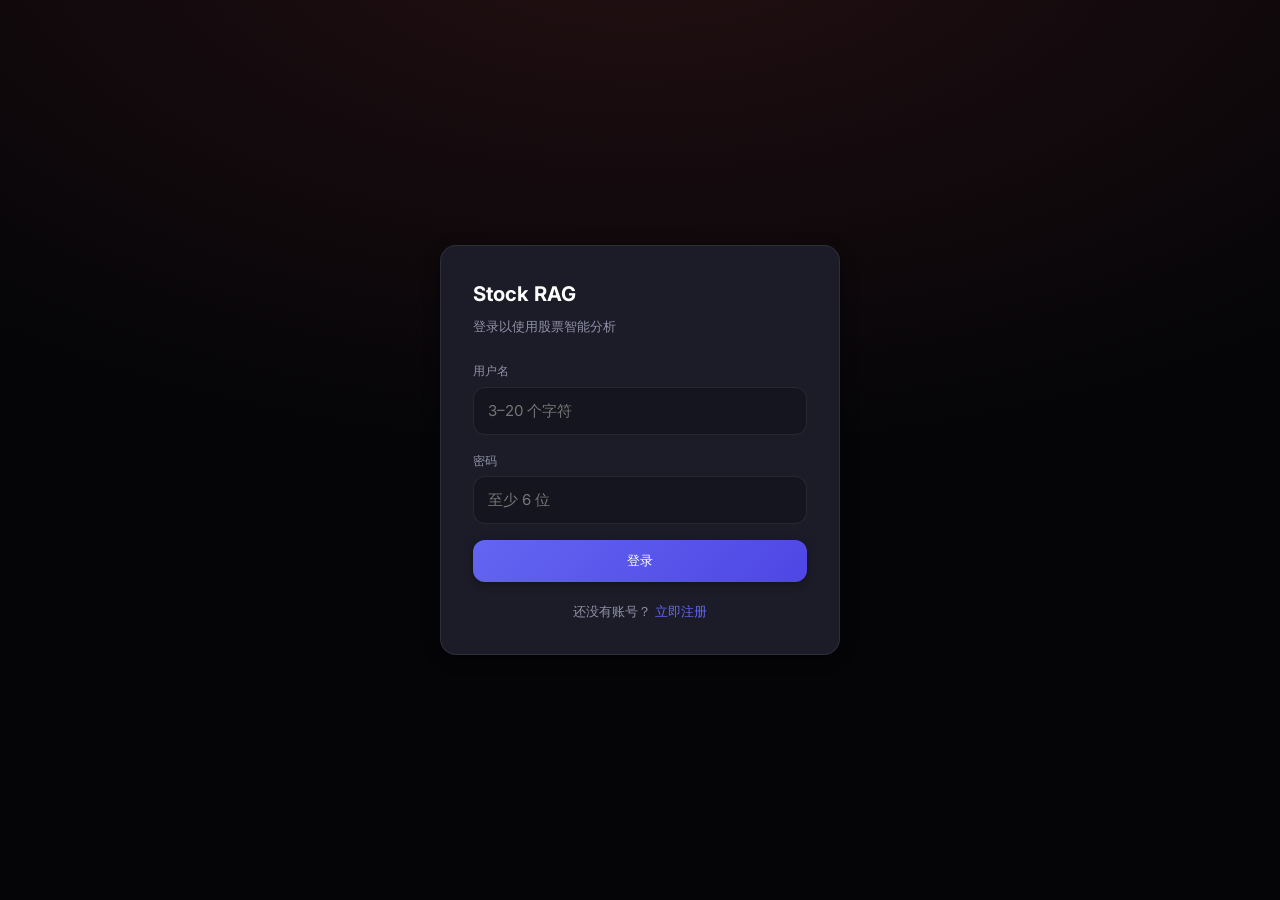
<file: web/themes.html>
<!DOCTYPE html>
<html lang="zh-CN">
<head>
    <meta charset="UTF-8">
    <meta name="viewport" content="width=device-width, initial-scale=1.0">
    <title>主题快照 - Stock RAG</title>
    <link rel="stylesheet" href="css/app.css?v=5">
    <link rel="stylesheet" href="css/themes.css?v=2">
</head>
<body>
    <div class="themes-page">
        <div class="risk-banner">
            <p>⚠️ 主题数据基于候选池与行情聚合，仅供研究参考，不构成投资建议。</p>
        </div>

        <div class="themes-container">
            <header class="themes-header">
                <div>
                    <h1>主题快照</h1>
                    <p>观察各投资赛道的热度、强弱与领涨成分（成分来自东财概念板块，行情来自东方财富）</p>
                </div>
                <a href="index.html" class="back-link">← 返回首页</a>
            </header>

            <div class="themes-toolbar">
                <div class="themes-filter" id="market-filter">
                    <button type="button" class="theme-filter-btn active" data-market="">全部市场</button>
                    <button type="button" class="theme-filter-btn" data-market="cn">A股</button>
                    <button type="button" class="theme-filter-btn" data-market="us">美股</button>
                </div>
                <div class="themes-as-of" id="as-of-wrap">
                    <span id="as-of">更新中…</span>
                    <span class="themes-cache-hint" id="cache-hint"></span>
                    <button type="button" class="themes-refresh-btn" id="refresh-btn" title="强制从东财拉取最新数据">刷新</button>
                </div>
            </div>

            <div class="themes-grid" id="themes-grid">
                <div class="themes-empty">加载中…</div>
            </div>
        </div>
    </div>

    <script src="js/auth.js"></script>
    <script src="js/theme-api.js"></script>
    <script>
        const STATE_LABELS = {
            overheated: '过热',
            hot: '强势',
            emerging: '萌芽',
            cooling: '退潮',
            neutral: '中性',
        };

        let activeMarket = '';
        let allThemes = [];
        let snapshotMeta = null;

        document.addEventListener('DOMContentLoaded', async () => {
            const ok = await Auth.ensureAuthenticated({ redirect: true });
            if (!ok) return;

            document.getElementById('market-filter').addEventListener('click', (e) => {
                const btn = e.target.closest('.theme-filter-btn');
                if (!btn) return;
                activeMarket = btn.dataset.market || '';
                document.querySelectorAll('.theme-filter-btn').forEach(b => b.classList.remove('active'));
                btn.classList.add('active');
                applyMarketFilter();
            });

            document.getElementById('refresh-btn').addEventListener('click', () => loadThemes(true));

            await loadThemes(false);
        });

        function applyMarketFilter() {
            const filtered = activeMarket
                ? allThemes.filter(t => t.market === activeMarket)
                : allThemes;
            renderThemes(filtered);
        }

        async function loadThemes(forceRefresh) {
            const grid = document.getElementById('themes-grid');
            const refreshBtn = document.getElementById('refresh-btn');
            grid.innerHTML = '<div class="themes-empty">加载中…</div>';
            refreshBtn.disabled = true;
            try {
                const resp = await ThemeAPI.getSnapshot({
                    refresh: forceRefresh || undefined,
                });
                snapshotMeta = resp;
                allThemes = resp.themes || [];
                updateMeta(resp);
                applyMarketFilter();
            } catch (err) {
                grid.innerHTML = `<div class="themes-error"><h3>加载失败</h3><p>${escapeHtml(err.message)}</p></div>`;
            } finally {
                refreshBtn.disabled = false;
            }
        }

        function updateMeta(resp) {
            const asOfEl = document.getElementById('as-of');
            const hintEl = document.getElementById('cache-hint');
            asOfEl.textContent = resp.as_of
                ? `快照时间：${formatTime(resp.as_of)}`
                : '';
            if (resp.cached && resp.cache_age_sec != null) {
                const mins = Math.floor(resp.cache_age_sec / 60);
                const secs = resp.cache_age_sec % 60;
                const age = mins > 0 ? `${mins} 分 ${secs} 秒前` : `${secs} 秒前`;
                hintEl.textContent = `（缓存 · ${age}更新，切换市场不重复请求）`;
            } else {
                hintEl.textContent = '（刚刷新）';
            }
        }

        function renderThemes(themes) {
            const grid = document.getElementById('themes-grid');
            if (!themes.length) {
                grid.innerHTML = '<div class="themes-empty"><h3>暂无主题数据</h3><p>请检查主题配置或候选池</p></div>';
                return;
            }

            grid.innerHTML = themes.map(t => {
                const state = t.state || 'neutral';
                const marketLabel = t.market === 'us' ? '美股' : 'A股';
                const top = (t.top_gainers || []).slice(0, 5).map(s => `
                    <li>
                        <span><span class="sym">${escapeHtml(s.symbol)}</span><span class="name">${escapeHtml(s.company_name || '')}</span></span>
                        <span class="chg ${pnlClass(s.change_percent)}">${formatPct(s.change_percent)}</span>
                    </li>`).join('');

                return `
                    <article class="theme-card">
                        <div class="theme-card-header">
                            <div>
                                <h3>${escapeHtml(t.name || t.id)}</h3>
                                <div class="theme-card-meta">${escapeHtml(t.id)} · ${marketLabel} · ${t.stock_count} 只成分</div>
                            </div>
                            <span class="state-badge ${state}">${STATE_LABELS[state] || state}</span>
                        </div>
                        <div class="theme-metrics">
                            <div class="theme-metric">
                                <div class="label">平均涨跌</div>
                                <div class="value ${pnlClass(t.avg_change_pct)}">${formatPct(t.avg_change_pct)}</div>
                            </div>
                            <div class="theme-metric">
                                <div class="label">上涨占比</div>
                                <div class="value">${t.breadth_pct != null ? t.breadth_pct.toFixed(1) + '%' : '—'}</div>
                            </div>
                            <div class="theme-metric">
                                <div class="label">相对基准</div>
                                <div class="value ${pnlClass(t.rs_vs_benchmark)}">${formatPct(t.rs_vs_benchmark)}</div>
                            </div>
                            <div class="theme-metric">
                                <div class="label">基准 ${escapeHtml(t.benchmark_code || '')}</div>
                                <div class="value ${pnlClass(t.benchmark_change_pct)}">${formatPct(t.benchmark_change_pct)}</div>
                            </div>
                        </div>
                        <p class="theme-top-title">领涨成分</p>
                        <ul class="theme-top-list">${top || '<li>暂无行情</li>'}</ul>
                    </article>`;
            }).join('');
        }

        function formatPct(n) {
            if (n == null || Number.isNaN(n)) return '—';
            const prefix = n > 0 ? '+' : '';
            return prefix + Number(n).toFixed(2) + '%';
        }

        function pnlClass(n) {
            if (n > 0) return 'positive';
            if (n < 0) return 'negative';
            return '';
        }

        function formatTime(iso) {
            try {
                return new Date(iso).toLocaleString('zh-CN');
            } catch {
                return iso;
            }
        }

        function escapeHtml(str) {
            return String(str)
                .replace(/&/g, '&amp;')
                .replace(/</g, '&lt;')
                .replace(/>/g, '&gt;')
                .replace(/"/g, '&quot;');
        }
    </script>
</body>
</html>
</file>
<file: web/css/app.css>
/* Modern Stock RAG Design System - Enhanced */
@import url('https://fonts.googleapis.com/css2?family=Inter:wght@300;400;500;600;700&family=Outfit:wght@500;600;700&display=swap');

:root {
  /* Backgrounds */
  --bg-primary: #050508;
  --bg-secondary: #0d0d14;
  --bg-tertiary: #15151f;
  --bg-elevated: #1c1c28;
  --bg-hover: #232330;
  --bg-surface: linear-gradient(135deg, #1a1a2e 0%, #16213e 100%);
  
  /* Chrome */
  --chrome: rgba(5, 5, 8, 0.98);
  
  /* Text */
  --text-primary: #fefefe;
  --text-secondary: #e0e0e8;
  --text-muted: #9090a8;
  --text-disabled: #606070;
  
  /* Borders */
  --border-subtle: rgba(255, 255, 255, 0.05);
  --border-default: rgba(255, 255, 255, 0.08);
  --border-strong: rgba(255, 255, 255, 0.12);
  
  /* Accents */
  --accent-primary: #6366f1;
  --accent-primary-hover: #818cf8;
  --accent-primary-subtle: rgba(99, 102, 241, 0.08);
  --accent-primary-glow: rgba(99, 102, 241, 0.3);
  --accent-secondary: #06b6d4;
  --accent-secondary-subtle: rgba(6, 182, 212, 0.08);
  --accent-success: #22c55e;
  --accent-warning: #f59e0b;
  --accent-error: #ef4444;
  --accent-gradient: linear-gradient(135deg, #6366f1 0%, #06b6d4 50%, #22c55e 100%);
  
  /* Shadows */
  --shadow-sm: 0 2px 8px rgba(0, 0, 0, 0.35);
  --shadow-md: 0 4px 16px rgba(0, 0, 0, 0.45);
  --shadow-lg: 0 8px 32px rgba(0, 0, 0, 0.55);
  --shadow-glow: 0 0 30px rgba(99, 102, 241, 0.2);
  --shadow-glow-lg: 0 0 50px rgba(99, 102, 241, 0.15);
  
  /* Radius */
  --radius-sm: 8px;
  --radius-md: 12px;
  --radius-lg: 16px;
  --radius-xl: 20px;
  --radius-full: 9999px;
  
  /* Typography */
  --font-body: "Inter", -apple-system, BlinkMacSystemFont, "Segoe UI", sans-serif;
  --font-display: "Outfit", -apple-system, BlinkMacSystemFont, "Segoe UI", sans-serif;
  --font-mono: "JetBrains Mono", "Fira Code", ui-monospace, monospace;
  
  /* Transitions */
  --ease-out: cubic-bezier(0.16, 1, 0.3, 1);
  --ease-in-out: cubic-bezier(0.4, 0, 0.2, 1);
  --transition-fast: 0.15s var(--ease-out);
  --transition-normal: 0.25s var(--ease-out);
  --transition-slow: 0.4s var(--ease-out);

  /* Legacy aliases — persona pages & markdown */
  --bg: var(--bg-primary);
  --bg-accent: var(--bg-secondary);
  --text-strong: var(--text-primary);
  --text: var(--text-secondary);
  --muted: var(--text-muted);
  --border: var(--border-default);
  --accent: var(--accent-primary);
  --accent-subtle: var(--accent-primary-subtle);
  --accent-2: var(--accent-secondary);
  --panel: var(--bg-tertiary);
  --input: var(--border-default);
  --ok: var(--accent-success);
  --danger: var(--accent-error);
}

* { box-sizing: border-box; margin: 0; padding: 0; }

html, body {
  height: 100%;
  font: 400 15px/1.6 var(--font-body);
  background: var(--bg-primary);
  color: var(--text-secondary);
  -webkit-font-smoothing: antialiased;
  -moz-osx-font-smoothing: grayscale;
  overflow: hidden;
}

a { color: var(--accent-primary); text-decoration: none; }
a:hover { text-decoration: none; }

/* Layout */
.app-shell {
  display: flex;
  height: 100vh;
  max-height: 100vh;
  overflow: hidden;
  background: var(--bg-primary);
  position: relative;
}

.app-shell::before {
  content: '';
  position: absolute;
  top: 0;
  left: 0;
  right: 0;
  bottom: 0;
  background: 
    radial-gradient(ellipse 60% 40% at 20% 10%, rgba(99, 102, 241, 0.06) 0%, transparent 50%),
    radial-gradient(ellipse 80% 60% at 80% 90%, rgba(6, 182, 212, 0.04) 0%, transparent 50%);
  pointer-events: none;
  z-index: 0;
}

.app-shell > * {
  position: relative;
  z-index: 1;
}

.sidebar {
  width: 300px;
  min-width: 300px;
  background: var(--bg-secondary);
  border-right: 1px solid var(--border-default);
  display: flex;
  flex-direction: column;
  backdrop-filter: blur(24px);
  box-shadow: var(--shadow-md);
}

.sidebar-brand {
  padding: 24px 20px 20px;
  border-bottom: 1px solid var(--border-subtle);
}

.sidebar-brand h1 {
  font-size: 1.25rem;
  font-weight: 700;
  font-family: var(--font-display);
  color: var(--text-primary);
  letter-spacing: -0.02em;
  display: flex;
  align-items: center;
  gap: 12px;
}

.sidebar-brand h1::before {
  content: '';
  width: 32px;
  height: 32px;
  border-radius: var(--radius-lg);
  background: var(--accent-gradient);
  display: flex;
  align-items: center;
  justify-content: center;
  color: white;
  font-size: 0.9rem;
  font-weight: 700;
  box-shadow: var(--shadow-glow);
}

.sidebar-brand p {
  margin-top: 8px;
  font-size: 0.85rem;
  color: var(--text-muted);
}

.btn {
  display: inline-flex;
  align-items: center;
  justify-content: center;
  gap: 8px;
  padding: 12px 18px;
  border-radius: var(--radius-md);
  border: none;
  font-size: 0.875rem;
  font-weight: 500;
  cursor: pointer;
  transition: all var(--transition-normal);
  position: relative;
  overflow: hidden;
  font-family: inherit;
}

.btn::before {
  content: '';
  position: absolute;
  inset: 0;
  opacity: 0;
  transition: opacity var(--transition-fast);
}

.btn:active {
  transform: scale(0.98);
}

.btn-primary {
  background: linear-gradient(135deg, var(--accent-primary), #4f46e5);
  color: white;
  box-shadow: var(--shadow-sm);
}

.btn-primary:hover {
  background: linear-gradient(135deg, var(--accent-primary-hover), #6366f1);
  box-shadow: var(--shadow-md);
  transform: translateY(-2px);
}

.btn-primary:active {
  transform: translateY(0);
}

.btn-secondary {
  background: var(--bg-tertiary);
  color: var(--text-secondary);
  border: 1px solid var(--border-default);
}

.btn-secondary:hover {
  background: var(--bg-elevated);
  border-color: var(--border-strong);
  color: var(--text-primary);
  transform: translateX(4px);
}

.btn-ghost {
  background: transparent;
  color: var(--text-muted);
  border: 1px solid transparent;
}

.btn-ghost:hover {
  color: var(--text-primary);
  background: var(--bg-tertiary);
  border-color: var(--border-default);
}

.btn-block {
  width: 100%;
}

.sidebar-actions {
  padding: 16px;
  display: flex;
  flex-direction: column;
  gap: 10px;
}

/* 监控下拉菜单 */
.monitor-dropdown {
  position: relative;
  width: 100%;
}

.monitor-dropdown .btn-secondary {
  display: flex;
  align-items: center;
  justify-content: space-between;
}

.monitor-menu {
  display: none;
  position: absolute;
  top: 100%;
  left: 0;
  right: 0;
  margin-top: 8px;
  background: var(--bg-tertiary);
  border: 1px solid var(--border-default);
  border-radius: var(--radius-lg);
  box-shadow: var(--shadow-lg);
  z-index: 100;
  overflow: hidden;
}

.monitor-menu.show {
  display: block;
  animation: slideDown 0.25s var(--ease-out);
}

@keyframes slideDown {
  from {
    opacity: 0;
    transform: translateY(-10px) scale(0.98);
  }
  to {
    opacity: 1;
    transform: translateY(0) scale(1);
  }
}

.monitor-item {
  display: flex;
  align-items: center;
  gap: 14px;
  padding: 13px 16px;
  color: var(--text-secondary);
  text-decoration: none;
  transition: all var(--transition-fast);
  border-bottom: 1px solid var(--border-subtle);
}

.monitor-item:last-child {
  border-bottom: none;
}

.monitor-item:hover {
  background: var(--bg-elevated);
  color: var(--text-primary);
  text-decoration: none;
  padding-left: 18px;
}

.monitor-icon {
  font-size: 1.3rem;
  width: 36px;
  height: 36px;
  display: flex;
  align-items: center;
  justify-content: center;
  background: var(--accent-primary-subtle);
  border-radius: var(--radius-md);
  flex-shrink: 0;
  transition: all var(--transition-fast);
}

.monitor-item:hover .monitor-icon {
  background: var(--accent-primary-glow);
  transform: scale(1.1);
}

.monitor-info {
  flex: 1;
  display: flex;
  flex-direction: column;
  gap: 3px;
  min-width: 0;
}

.monitor-name {
  font-weight: 500;
  font-size: 0.875rem;
  color: var(--text-primary);
  white-space: nowrap;
  overflow: hidden;
  text-overflow: ellipsis;
}

.monitor-desc {
  font-size: 0.75rem;
  color: var(--text-muted);
}

.conversations-list {
  flex: 1;
  overflow-y: auto;
  padding: 8px;
}

.conversations-list::-webkit-scrollbar {
  width: 5px;
}

.conversations-list::-webkit-scrollbar-track {
  background: transparent;
}

.conversations-list::-webkit-scrollbar-thumb {
  background: var(--border-strong);
  border-radius: 3px;
}

.conversations-list::-webkit-scrollbar-thumb:hover {
  background: var(--text-disabled);
}

.conversation-item {
  padding: 14px 16px;
  margin-bottom: 4px;
  border-radius: var(--radius-lg);
  border: 1px solid transparent;
  cursor: pointer;
  transition: all var(--transition-normal);
  position: relative;
  background: transparent;
}

.conversation-item:hover {
  background: var(--bg-tertiary);
  border-color: var(--border-default);
  transform: translateX(6px);
}

.conversation-item.active {
  background: var(--accent-primary-subtle);
  border-color: rgba(99, 102, 241, 0.35);
  box-shadow: 0 0 20px rgba(99, 102, 241, 0.1);
}

.conversation-item.active:hover {
  background: rgba(99, 102, 241, 0.15);
}

.conversation-title {
  font-weight: 500;
  color: var(--text-primary);
  font-size: 0.9rem;
  padding-right: 32px;
  white-space: nowrap;
  overflow: hidden;
  text-overflow: ellipsis;
}

.conversation-preview {
  margin-top: 6px;
  font-size: 0.8rem;
  color: var(--text-muted);
  white-space: nowrap;
  overflow: hidden;
  text-overflow: ellipsis;
}

.conversation-time {
  margin-top: 7px;
  font-size: 0.72rem;
  color: var(--text-disabled);
}

.delete-conv-btn {
  position: absolute;
  top: 10px;
  right: 8px;
  width: 26px;
  height: 26px;
  border: none;
  border-radius: var(--radius-sm);
  background: transparent;
  color: var(--text-disabled);
  cursor: pointer;
  font-size: 1.1rem;
  line-height: 1;
  opacity: 0;
  transition: all var(--transition-fast);
  display: flex;
  align-items: center;
  justify-content: center;
}

.conversation-item:hover .delete-conv-btn {
  opacity: 1;
}

.delete-conv-btn:hover {
  background: rgba(239, 68, 68, 0.18);
  color: var(--accent-error);
  transform: scale(1.1);
}

.main-panel {
  flex: 1;
  display: flex;
  flex-direction: column;
  min-width: 0;
  background: var(--bg-primary);
}

.topbar {
  display: flex;
  align-items: center;
  justify-content: space-between;
  padding: 16px 24px;
  border-bottom: 1px solid var(--border-subtle);
  background: var(--chrome);
  backdrop-filter: blur(20px);
}

.topbar-title {
  font-size: 1rem;
  font-weight: 600;
  color: var(--text-primary);
}

.topbar-user {
  display: flex;
  align-items: center;
  gap: 12px;
  font-size: 0.85rem;
  color: var(--text-muted);
}

.user-badge {
  padding: 5px 12px;
  border-radius: 999px;
  background: var(--accent-secondary-subtle);
  color: var(--accent-secondary);
  font-weight: 500;
  font-size: 0.78rem;
}

.user-avatar {
  width: 32px;
  height: 32px;
  border-radius: 50%;
  background: linear-gradient(135deg, var(--accent-primary), var(--accent-secondary));
  display: flex;
  align-items: center;
  justify-content: center;
  color: white;
  font-weight: 600;
  font-size: 0.85rem;
}

.chat-scroll {
  flex: 1;
  overflow-y: auto;
  padding: 24px;
}

.chat-scroll::-webkit-scrollbar {
  width: 8px;
}

.chat-scroll::-webkit-scrollbar-track {
  background: transparent;
}

.chat-scroll::-webkit-scrollbar-thumb {
  background: var(--border-strong);
  border-radius: 4px;
}

.chat-scroll::-webkit-scrollbar-thumb:hover {
  background: var(--text-disabled);
}

.empty-state {
  display: flex;
  flex-direction: column;
  align-items: center;
  justify-content: center;
  height: 100%;
  color: var(--text-muted);
  text-align: center;
  gap: 16px;
  padding: 60px;
}

.empty-state-icon {
  width: 96px;
  height: 96px;
  border-radius: 50%;
  background: var(--bg-tertiary);
  display: flex;
  align-items: center;
  justify-content: center;
  font-size: 3.2rem;
  margin-bottom: 8px;
  box-shadow: var(--shadow-md);
  transition: all var(--transition-normal);
}

.empty-state-icon:hover {
  transform: scale(1.05);
  box-shadow: var(--shadow-lg);
}

.empty-state h3 {
  color: var(--text-primary);
  font-weight: 600;
  font-size: 1.3rem;
  font-family: var(--font-display);
}

.empty-state p {
  font-size: 0.95rem;
  max-width: 360px;
  line-height: 1.7;
}

.message-row {
  display: flex;
  margin-bottom: 20px;
  animation: rise 0.25s var(--ease-out);
}

@keyframes rise {
  from {
    opacity: 0;
    transform: translateY(10px);
  }
  to {
    opacity: 1;
    transform: translateY(0);
  }
}

.message-row.user {
  justify-content: flex-end;
}

.message-row.assistant {
  justify-content: flex-start;
}

.message-bubble {
  max-width: min(700px, 82%);
  padding: 16px 20px;
  border-radius: var(--radius-xl);
  border: 1px solid var(--border-default);
  position: relative;
}

.message-row.user .message-bubble {
  background: linear-gradient(135deg, rgba(99, 102, 241, 0.12), rgba(99, 102, 241, 0.06));
  border-color: rgba(99, 102, 241, 0.3);
  color: var(--text-primary);
  box-shadow: 0 4px 12px rgba(99, 102, 241, 0.1);
}

.message-row.assistant .message-bubble {
  background: var(--bg-tertiary);
  color: var(--text-secondary);
  max-width: min(800px, 90%);
  padding: 18px 22px;
  box-shadow: var(--shadow-sm);
}

.message-avatar {
  width: 36px;
  height: 36px;
  border-radius: 50%;
  flex-shrink: 0;
  margin-right: 12px;
  display: flex;
  align-items: center;
  justify-content: center;
  font-size: 0.85rem;
  font-weight: 600;
}

.message-row.assistant .message-avatar {
  background: linear-gradient(135deg, var(--accent-primary), var(--accent-secondary));
  color: white;
}

.message-row.user .message-avatar {
  display: none;
}

.message-content {
  font-size: 0.95rem;
  line-height: 1.7;
  white-space: pre-wrap;
  word-break: break-word;
}

.message-content.markdown-body {
  white-space: normal;
  line-height: 1.8;
  letter-spacing: 0.01em;
}

.message-content.markdown-body > :first-child {
  margin-top: 0;
}

.message-content.markdown-body > :last-child {
  margin-bottom: 0;
}

.message-content.markdown-body p {
  margin: 0.75em 0;
}

.message-content.markdown-body h1,
.message-content.markdown-body h2,
.message-content.markdown-body h3,
.message-content.markdown-body h4 {
  margin: 1.25em 0 0.6em;
  color: var(--text-strong);
  font-weight: 600;
  line-height: 1.4;
}

.message-content.markdown-body h1:first-child,
.message-content.markdown-body h2:first-child,
.message-content.markdown-body h3:first-child {
  margin-top: 0;
}

.message-content.markdown-body h1 { font-size: 1.28rem; }
.message-content.markdown-body h2 { font-size: 1.14rem; }
.message-content.markdown-body h3 {
  font-size: 1.02rem;
  padding-bottom: 0.35em;
  border-bottom: 1px solid var(--border);
}
.message-content.markdown-body h4 { font-size: 0.96rem; color: var(--accent-2); }

.message-content.markdown-body ul,
.message-content.markdown-body ol {
  margin: 0.65em 0 0.85em;
  padding-left: 0;
  list-style: none;
}

.message-content.markdown-body ol {
  counter-reset: md-ol;
  padding-left: 0;
}

.message-content.markdown-body ul > li,
.message-content.markdown-body ol > li {
  position: relative;
  margin: 0.45em 0;
  padding-left: 1.25em;
}

.message-content.markdown-body ul > li::before {
  content: "";
  position: absolute;
  left: 0.15em;
  top: 0.62em;
  width: 6px;
  height: 6px;
  border-radius: 50%;
  background: var(--accent-2);
  opacity: 0.85;
}

.message-content.markdown-body ol > li {
  counter-increment: md-ol;
  padding-left: 1.6em;
}

.message-content.markdown-body ol > li::before {
  content: counter(md-ol) ".";
  position: absolute;
  left: 0;
  top: 0;
  color: var(--accent-2);
  font-weight: 600;
  font-size: 0.9em;
}

.message-content.markdown-body li > p {
  margin: 0.15em 0;
}

.message-content.markdown-body strong {
  color: var(--text-strong);
  font-weight: 600;
}

.message-content.markdown-body em {
  color: var(--text);
}

.message-content.markdown-body code {
  padding: 0.12em 0.35em;
  border-radius: 5px;
  background: rgba(255, 255, 255, 0.06);
  border: 1px solid var(--border);
  font-family: ui-monospace, SFMono-Regular, Menlo, Monaco, Consolas, monospace;
  font-size: 0.88em;
}

.message-content.markdown-body pre {
  margin: 0.85em 0;
  padding: 12px 14px;
  border-radius: var(--radius-md);
  background: rgba(0, 0, 0, 0.28);
  border: 1px solid var(--border);
  overflow-x: auto;
}

.message-content.markdown-body pre code {
  padding: 0;
  border: none;
  background: transparent;
  font-size: 0.85em;
}

.message-content.markdown-body blockquote {
  margin: 0.85em 0;
  padding: 10px 12px 10px 14px;
  border-left: 3px solid var(--accent-2);
  border-radius: 0 var(--radius-md) var(--radius-md) 0;
  background: rgba(20, 184, 166, 0.08);
  color: var(--text);
}

.message-content.markdown-body hr {
  margin: 1.15em 0;
  border: none;
  height: 1px;
  background: linear-gradient(
    90deg,
    transparent,
    var(--border-strong) 20%,
    var(--border-strong) 80%,
    transparent
  );
}

.message-content.markdown-body a {
  color: var(--accent-2);
  text-decoration: underline;
  text-underline-offset: 2px;
}

.message-content.markdown-body table {
  width: 100%;
  margin: 0.85em 0;
  border-collapse: collapse;
  font-size: 0.88em;
}

.message-content.markdown-body th,
.message-content.markdown-body td {
  padding: 8px 10px;
  border: 1px solid var(--border);
  text-align: left;
}

.message-content.markdown-body th {
  background: rgba(255, 255, 255, 0.04);
  color: var(--text-strong);
}

.message-meta {
  margin-top: 8px;
  font-size: 0.7rem;
  color: var(--muted);
  text-align: right;
}

.message-row.streaming-message .message-content.markdown-body > :last-child::after {
  content: "";
  display: inline-block;
  width: 2px;
  height: 1em;
  margin-left: 2px;
  vertical-align: text-bottom;
  background: var(--accent-2);
  animation: md-cursor 1s step-end infinite;
}

@keyframes md-cursor {
  50% { opacity: 0; }
}

.citations {
  margin-top: 12px;
  padding-top: 12px;
  border-top: 1px solid var(--border);
  font-size: 0.8rem;
  color: var(--muted);
}

.citations h4 {
  font-size: 0.75rem;
  text-transform: uppercase;
  letter-spacing: 0.04em;
  color: var(--accent-2);
  margin-bottom: 8px;
}

.citation-item { margin-bottom: 4px; }

.composer {
  padding: 16px 24px 24px;
  border-top: 1px solid var(--border-subtle);
  background: var(--bg-secondary);
}

.composer-inner {
  display: flex;
  gap: 12px;
  align-items: flex-end;
  max-width: 900px;
  margin: 0 auto;
}

.composer textarea {
  flex: 1;
  min-height: 56px;
  max-height: 200px;
  resize: none;
  padding: 16px 20px;
  border-radius: var(--radius-xl);
  border: 1px solid var(--border-default);
  background: var(--bg-tertiary);
  color: var(--text-primary);
  font: inherit;
  line-height: 1.65;
  transition: all var(--transition-normal);
}

.composer textarea:focus {
  outline: none;
  border-color: var(--accent-primary);
  box-shadow: 0 0 0 4px var(--accent-primary-glow);
}

.composer textarea::placeholder {
  color: var(--text-disabled);
}

.composer textarea:hover {
  border-color: var(--border-strong);
  background: var(--bg-elevated);
}

.send-button {
  width: 52px;
  height: 52px;
  border-radius: var(--radius-lg);
  border: none;
  background: linear-gradient(135deg, var(--accent-primary), #4f46e5);
  color: white;
  cursor: pointer;
  display: flex;
  align-items: center;
  justify-content: center;
  font-size: 1.2rem;
  transition: all var(--transition-normal);
  flex-shrink: 0;
  box-shadow: var(--shadow-sm);
}

.send-button:hover:not(:disabled) {
  background: linear-gradient(135deg, var(--accent-primary-hover), #6366f1);
  transform: translateY(-2px) scale(1.05);
  box-shadow: var(--shadow-lg);
}

.send-button:active:not(:disabled) {
  transform: translateY(0) scale(0.98);
}

.send-button:disabled {
  opacity: 0.4;
  cursor: not-allowed;
}

.composer-hint {
  margin-top: 10px;
  text-align: center;
  font-size: 0.75rem;
  color: var(--text-disabled);
}

.loading-dots {
  display: inline-flex;
  gap: 4px;
  align-items: center;
}

.loading-dots span {
  width: 6px;
  height: 6px;
  border-radius: 50%;
  background: var(--accent);
  animation: pulse-dot 1.2s infinite ease-in-out;
}

.loading-dots span:nth-child(2) { animation-delay: 0.15s; }
.loading-dots span:nth-child(3) { animation-delay: 0.3s; }

@keyframes pulse-dot {
  0%, 80%, 100% { opacity: 0.3; transform: scale(0.85); }
  40% { opacity: 1; transform: scale(1); }
}

/* Auth pages */
.auth-page {
  min-height: 100vh;
  display: flex;
  align-items: center;
  justify-content: center;
  padding: 24px;
  background:
    radial-gradient(ellipse 80% 60% at 50% -10%, rgba(255, 92, 92, 0.12), transparent),
    var(--bg);
}

.auth-card {
  width: 100%;
  max-width: 400px;
  padding: 32px;
  border-radius: var(--radius-lg);
  border: 1px solid var(--border);
  background: var(--bg-elevated);
  box-shadow: var(--shadow-md);
}

.auth-card h1 {
  font-size: 1.35rem;
  color: var(--text-strong);
  margin-bottom: 6px;
}

.auth-card .subtitle {
  color: var(--muted);
  font-size: 0.875rem;
  margin-bottom: 24px;
}

.form-group {
  margin-bottom: 16px;
}

.form-group label {
  display: block;
  margin-bottom: 6px;
  font-size: 0.8rem;
  font-weight: 500;
  color: var(--muted);
}

.form-group input {
  width: 100%;
  padding: 11px 14px;
  border-radius: var(--radius-md);
  border: 1px solid var(--input);
  background: var(--panel);
  color: var(--text-strong);
  font: inherit;
}

.form-group input:focus {
  outline: none;
  border-color: rgba(255, 92, 92, 0.45);
  box-shadow: 0 0 0 3px var(--accent-subtle);
}

.alert-error {
  display: none;
  padding: 10px 12px;
  margin-bottom: 16px;
  border-radius: var(--radius-md);
  background: rgba(239, 68, 68, 0.12);
  border: 1px solid rgba(239, 68, 68, 0.25);
  color: #fca5a5;
  font-size: 0.85rem;
}

.alert-error.show { display: block; }

.auth-links {
  margin-top: 20px;
  text-align: center;
  font-size: 0.85rem;
  color: var(--muted);
}

.auth-links p + p { margin-top: 10px; }

@media (max-width: 768px) {
  .sidebar { display: none; }
  .chat-scroll { padding: 16px 12px; }
}
</file>
<file: web/css/home.css>
/* 首页模块导航 — 独立滚动页 */
html, body {
  height: auto;
  min-height: 100%;
  overflow-x: hidden;
  overflow-y: auto;
}

.home-page {
  min-height: 100vh;
  background: var(--bg-primary);
  color: var(--text-primary);
}

.home-header {
  display: flex;
  align-items: center;
  justify-content: space-between;
  padding: 20px 32px;
  border-bottom: 1px solid var(--border-default);
  background: var(--chrome);
  backdrop-filter: blur(12px);
}

.home-brand h1 {
  font-family: var(--font-display);
  font-size: 1.5rem;
  margin: 0 0 4px;
}

.home-brand p {
  margin: 0;
  font-size: 0.88rem;
  color: var(--text-muted);
}

.home-user {
  display: flex;
  align-items: center;
  gap: 12px;
}

.home-main {
  max-width: 1100px;
  margin: 0 auto;
  padding: 40px 24px 64px;
}

.home-hero {
  text-align: center;
  margin-bottom: 40px;
}

.home-hero h2 {
  font-family: var(--font-display);
  font-size: 2rem;
  margin: 0 0 10px;
  background: var(--accent-gradient);
  -webkit-background-clip: text;
  -webkit-text-fill-color: transparent;
  background-clip: text;
}

.home-hero p {
  margin: 0;
  color: var(--text-muted);
  font-size: 1rem;
}

.module-grid {
  display: grid;
  grid-template-columns: repeat(auto-fit, minmax(280px, 1fr));
  gap: 20px;
}

.module-card {
  display: block;
  padding: 24px;
  background: var(--bg-elevated);
  border: 1px solid var(--border-default);
  border-radius: var(--radius-lg);
  text-decoration: none;
  color: inherit;
  transition: all var(--transition-normal);
}

.module-card:hover {
  border-color: var(--border-strong);
  transform: translateY(-3px);
  box-shadow: var(--shadow-md);
}

.module-card.primary {
  border-color: rgba(99, 102, 241, 0.35);
  background: linear-gradient(135deg, rgba(99, 102, 241, 0.12), rgba(6, 182, 212, 0.08));
}

.module-icon {
  font-size: 2rem;
  margin-bottom: 12px;
}

.module-card h3 {
  margin: 0 0 8px;
  font-size: 1.1rem;
  color: var(--text-primary);
}

.module-card p {
  margin: 0;
  font-size: 0.88rem;
  line-height: 1.5;
  color: var(--text-muted);
}

.module-tag {
  display: inline-block;
  margin-top: 14px;
  padding: 3px 10px;
  border-radius: var(--radius-full);
  font-size: 0.72rem;
  font-weight: 600;
  background: var(--accent-primary-subtle);
  color: var(--accent-primary-hover);
}

.home-footer {
  margin-top: 48px;
  text-align: center;
  font-size: 0.8rem;
  color: var(--text-muted);
}

.home-section {
  margin-top: 48px;
}

.home-section-title {
  font-family: var(--font-display);
  font-size: 1.25rem;
  margin: 0 0 6px;
  color: var(--text-primary);
}

.home-section-desc {
  margin: 0 0 20px;
  font-size: 0.88rem;
  color: var(--text-muted);
}

.monitor-grid .monitor-card {
  cursor: pointer;
}

.monitor-grid .module-tag {
  background: rgba(148, 163, 184, 0.12);
  color: var(--text-muted);
  font-variant-numeric: tabular-nums;
}

.sidebar-home-link {
  display: inline-block;
  margin-bottom: 10px;
  font-size: 0.82rem;
  color: var(--accent-primary-hover);
  text-decoration: none;
}

.sidebar-home-link:hover {
  text-decoration: underline;
}

@media (max-width: 640px) {
  .home-header {
    padding: 16px;
    flex-wrap: wrap;
    gap: 12px;
  }
  .home-main {
    padding: 24px 16px 48px;
  }
  .home-hero h2 {
    font-size: 1.5rem;
  }
}
</file>
<file: web/css/brief.css>
/* 每日决策简报 */

html, body {
  height: auto;
  min-height: 100%;
  overflow-x: hidden;
  overflow-y: auto;
}

.brief-page {
  min-height: 100vh;
  background: var(--bg-primary);
}

.brief-container {
  max-width: 1100px;
  margin: 0 auto;
  padding: 32px 24px 48px;
}

.brief-header {
  display: flex;
  justify-content: space-between;
  align-items: flex-start;
  gap: 16px;
  flex-wrap: wrap;
  margin-bottom: 24px;
}

.brief-header h1 {
  margin: 0 0 6px;
  font-size: 1.8rem;
  color: var(--text-primary);
}

.brief-header p {
  margin: 0;
  color: var(--text-muted);
  font-size: 0.92rem;
}

.brief-toolbar {
  display: flex;
  gap: 10px;
  flex-wrap: wrap;
  align-items: center;
}

.brief-trust {
  padding: 12px 16px;
  border-radius: var(--radius-md);
  border: 1px solid var(--border-default);
  background: rgba(245, 158, 11, 0.08);
  color: #fcd34d;
  font-size: 0.85rem;
  margin-bottom: 20px;
}

.brief-trust.ok {
  background: rgba(34, 197, 94, 0.08);
  color: #86efac;
  border-color: rgba(34, 197, 94, 0.25);
}

.brief-grid {
  display: grid;
  grid-template-columns: repeat(auto-fit, minmax(240px, 1fr));
  gap: 14px;
  margin-bottom: 28px;
}

.brief-card {
  background: var(--bg-elevated);
  border: 1px solid var(--border-default);
  border-radius: var(--radius-lg);
  padding: 16px 18px;
}

.brief-card .label {
  font-size: 0.75rem;
  color: var(--text-muted);
  margin-bottom: 6px;
}

.brief-card .value {
  font-size: 1.25rem;
  font-weight: 700;
  font-variant-numeric: tabular-nums;
}

.brief-card .value.positive { color: var(--accent-success); }
.brief-card .value.negative { color: var(--accent-error); }

.brief-section {
  margin-bottom: 28px;
}

.brief-section h2 {
  font-size: 1.05rem;
  margin: 0 0 12px;
  color: var(--text-primary);
}

.watch-list, .risk-list, .exposure-list, .prompt-list {
  list-style: none;
  margin: 0;
  padding: 0;
  display: flex;
  flex-direction: column;
  gap: 10px;
}

.watch-item, .risk-item, .exposure-item, .prompt-item {
  background: var(--bg-elevated);
  border: 1px solid var(--border-default);
  border-radius: var(--radius-md);
  padding: 14px 16px;
}

.watch-item.warn { border-color: rgba(245, 158, 11, 0.35); }
.watch-item.critical { border-color: rgba(239, 68, 68, 0.4); }

.watch-item .title, .risk-item .msg {
  font-weight: 600;
  color: var(--text-primary);
  margin-bottom: 4px;
}

.watch-item .detail, .exposure-item .meta {
  font-size: 0.84rem;
  color: var(--text-muted);
}

.exposure-item .head {
  display: flex;
  justify-content: space-between;
  gap: 8px;
  margin-bottom: 6px;
}

.state-pill {
  font-size: 0.72rem;
  padding: 2px 8px;
  border-radius: 999px;
  background: rgba(148, 163, 184, 0.15);
}

.prompt-item button {
  margin-top: 10px;
}

.pos-table-wrap {
  overflow-x: auto;
  border: 1px solid var(--border-default);
  border-radius: var(--radius-md);
}

.pos-table {
  width: 100%;
  border-collapse: collapse;
  font-size: 0.84rem;
}

.pos-table th, .pos-table td {
  padding: 10px 12px;
  border-bottom: 1px solid var(--border-subtle);
  text-align: left;
}

.pos-table th {
  color: var(--text-muted);
  font-weight: 600;
}

.source-tag {
  font-size: 0.72rem;
  padding: 2px 6px;
  border-radius: 4px;
  background: rgba(148, 163, 184, 0.15);
}

.source-tag.live { background: rgba(34, 197, 94, 0.15); color: #86efac; }
.source-tag.mock { background: rgba(245, 158, 11, 0.15); color: #fcd34d; }
.source-tag.missing { background: rgba(239, 68, 68, 0.15); color: #fca5a5; }

.brief-empty {
  text-align: center;
  padding: 48px;
  color: var(--text-muted);
}

@media (max-width: 640px) {
  .brief-container { padding: 20px 16px 40px; }
}
</file>
<file: web/css/chat-memory.css>
.session-memory-panel {
  border-top: 1px solid var(--border-subtle);
  padding: 12px 16px 16px;
  max-height: 220px;
  display: flex;
  flex-direction: column;
  flex-shrink: 0;
}

.session-memory-header {
  display: flex;
  align-items: center;
  justify-content: space-between;
  margin-bottom: 8px;
}

.session-memory-header h3 {
  font-size: 0.8rem;
  font-weight: 600;
  color: var(--text-muted);
  text-transform: uppercase;
  letter-spacing: 0.04em;
}

.session-memory-link {
  font-size: 0.75rem;
  color: var(--text-disabled);
}

.session-memory-link:hover {
  color: var(--accent-primary);
}

.session-memory-body {
  overflow-y: auto;
  flex: 1;
  font-size: 0.8rem;
}

.session-memory-body::-webkit-scrollbar {
  width: 4px;
}

.session-memory-body::-webkit-scrollbar-thumb {
  background: var(--border-strong);
  border-radius: 2px;
}

.session-memory-empty {
  color: var(--text-disabled);
  line-height: 1.5;
  font-size: 0.78rem;
}

.session-fact {
  padding: 8px 10px;
  margin-bottom: 6px;
  border-radius: var(--radius-md);
  background: var(--bg-tertiary);
  border: 1px solid var(--border-subtle);
}

.session-fact-key {
  font-weight: 500;
  color: var(--text-primary);
  font-size: 0.78rem;
}

.session-fact-value {
  margin-top: 4px;
  color: var(--text-muted);
  word-break: break-word;
}

.session-objects {
  margin-top: 8px;
  font-size: 0.75rem;
  color: var(--text-disabled);
}

.session-objects span {
  color: var(--accent-secondary);
}
</file>
<file: web/css/persona.css>
/* Persona 页面专用样式 */

:root {
  --risk-low: #22c55e;
  --risk-medium: #eab308;
  --risk-high: #ef4444;
}

/* Persona 首页 */
.personas-page {
  min-height: 100vh;
  background: var(--bg);
}

.personas-header {
  padding: 32px;
  text-align: center;
  border-bottom: 1px solid var(--border);
}

.personas-header .back-link {
  display: inline-block;
  padding: 8px 16px;
  margin-bottom: 16px;
  color: var(--accent);
  text-decoration: none;
  font-size: 0.9rem;
  border-radius: 6px;
  transition: background 0.2s;
}

.personas-header .back-link:hover {
  background: rgba(99, 102, 241, 0.1);
}

.personas-header h1 {
  font-size: 1.8rem;
  font-weight: 700;
  color: var(--text-strong);
  margin-bottom: 8px;
}

.personas-header p {
  color: var(--muted);
  font-size: 0.95rem;
}

.risk-banner {
  padding: 12px 20px;
  background: rgba(239, 68, 68, 0.08);
  border-bottom: 1px solid var(--border);
  text-align: center;
}

.risk-banner p {
  font-size: 0.82rem;
  color: #fca5a5;
  margin: 0;
}

.personas-content {
  max-width: 1200px;
  margin: 0 auto;
  padding: 32px;
}

.hot-questions {
  margin-bottom: 32px;
}

.hot-questions h3 {
  font-size: 1rem;
  font-weight: 600;
  color: var(--text-strong);
  margin-bottom: 12px;
}

.hot-questions {
  display: flex;
  flex-wrap: wrap;
  gap: 10px;
  align-items: center;
}

.hot-questions h3 {
  width: 100%;
}

.hot-questions .btn {
  margin: 0;
  border-radius: var(--radius-full);
  white-space: nowrap;
}

.personas-grid {
  display: grid;
  grid-template-columns: repeat(auto-fit, minmax(280px, 1fr));
  gap: 20px;
  margin-bottom: 32px;
}

.persona-card {
  padding: 20px;
  background: var(--bg-elevated);
  border: 1px solid var(--border);
  border-radius: var(--radius-lg);
  cursor: pointer;
  transition: all 0.2s var(--ease-out);
}

.persona-card:hover {
  border-color: var(--border-strong);
  transform: translateY(-2px);
  box-shadow: var(--shadow-md);
}

.persona-card-header {
  display: flex;
  align-items: center;
  gap: 12px;
  margin-bottom: 12px;
}

.persona-avatar {
  width: 48px;
  height: 48px;
  border-radius: 50%;
  background: var(--accent-subtle);
  display: flex;
  align-items: center;
  justify-content: center;
  font-size: 1.5rem;
}

.persona-info h3 {
  font-size: 0.98rem;
  font-weight: 600;
  color: var(--text-strong);
  margin-bottom: 2px;
}

.persona-info .market {
  font-size: 0.75rem;
  color: var(--muted);
}

.persona-card .oneline {
  font-size: 0.85rem;
  color: var(--text);
  margin-bottom: 12px;
  line-height: 1.5;
}

.persona-tags {
  display: flex;
  flex-wrap: wrap;
  gap: 6px;
  margin-bottom: 12px;
}

.tag {
  padding: 3px 8px;
  border-radius: 4px;
  font-size: 0.7rem;
  font-weight: 500;
}

.tag.market-us {
  background: rgba(59, 130, 246, 0.15);
  color: #60a5fa;
}

.tag.market-cn {
  background: rgba(239, 68, 68, 0.15);
  color: #f87171;
}

.tag.style-growth {
  background: rgba(34, 197, 94, 0.15);
  color: #4ade80;
}

.tag.style-value {
  background: rgba(251, 191, 36, 0.15);
  color: #fbbf24;
}

.tag.style-dividend {
  background: rgba(168, 85, 247, 0.15);
  color: #c084fc;
}

.tag.style-momentum {
  background: rgba(244, 114, 182, 0.15);
  color: #fb7185;
}

.persona-risk {
  display: flex;
  align-items: center;
  gap: 8px;
}

.persona-risk span {
  font-size: 0.75rem;
  color: var(--muted);
}

.risk-indicator {
  width: 10px;
  height: 10px;
  border-radius: 50%;
}

.risk-indicator.low { background: var(--risk-low); }
.risk-indicator.medium { background: var(--risk-medium); }
.risk-indicator.high { background: var(--risk-high); }

.personas-footer {
  display: flex;
  justify-content: center;
  gap: 16px;
}

/* Persona 详情页 */
.persona-detail-page {
  min-height: 100vh;
  background: var(--bg-accent);
}

.detail-header {
  padding: 32px;
  background: var(--bg);
  border-bottom: 1px solid var(--border);
}

.detail-header .back-link {
  display: inline-flex;
  align-items: center;
  gap: 6px;
  color: var(--muted);
  margin-bottom: 20px;
  font-size: 0.85rem;
}

.detail-header .back-link:hover {
  color: var(--text);
  text-decoration: underline;
}

.detail-header-inner {
  max-width: 800px;
  margin: 0 auto;
}

.detail-hero {
  display: flex;
  gap: 24px;
  margin-bottom: 24px;
}

.detail-avatar {
  width: 80px;
  height: 80px;
  border-radius: 50%;
  background: var(--accent-subtle);
  display: flex;
  align-items: center;
  justify-content: center;
  font-size: 2.5rem;
}

.detail-title-section h1 {
  font-size: 1.6rem;
  font-weight: 700;
  color: var(--text-strong);
  margin-bottom: 8px;
}

.detail-title-section .oneline {
  font-size: 0.95rem;
  color: var(--text);
  margin-bottom: 12px;
}

.detail-tags {
  display: flex;
  flex-wrap: wrap;
  gap: 8px;
}

.detail-content {
  max-width: 800px;
  margin: 0 auto;
  padding: 32px 32px 96px;
}

.section {
  margin-bottom: 32px;
}

.section h3 {
  font-size: 1rem;
  font-weight: 600;
  color: var(--text-strong);
  margin-bottom: 16px;
  padding-bottom: 8px;
  border-bottom: 1px solid var(--border);
}

.performance-grid {
  display: grid;
  grid-template-columns: repeat(5, 1fr);
  gap: 16px;
}

.perf-card {
  padding: 16px;
  background: var(--bg-elevated);
  border-radius: var(--radius-md);
  text-align: center;
}

.perf-card .label {
  font-size: 0.75rem;
  color: var(--muted);
  margin-bottom: 8px;
}

.perf-card .value {
  font-size: 1.2rem;
  font-weight: 600;
  color: var(--text-strong);
}

.perf-card .value.positive { color: var(--ok); }
.perf-card .value.negative { color: var(--danger); }

.market-conditions {
  display: grid;
  grid-template-columns: 1fr 1fr;
  gap: 16px;
}

.condition-box {
  padding: 16px;
  border-radius: var(--radius-md);
}

.condition-box.suitable {
  background: rgba(34, 197, 94, 0.08);
  border: 1px solid rgba(34, 197, 94, 0.2);
}

.condition-box.unsuitable {
  background: rgba(239, 68, 68, 0.08);
  border: 1px solid rgba(239, 68, 68, 0.2);
}

.condition-box h4 {
  font-size: 0.85rem;
  font-weight: 600;
  margin-bottom: 8px;
}

.condition-box.suitable h4 { color: var(--ok); }
.condition-box.unsuitable h4 { color: var(--danger); }

.condition-box ul {
  list-style: none;
  padding: 0;
  margin: 0;
}

.condition-box li {
  font-size: 0.82rem;
  color: var(--text);
  padding: 4px 0;
}

.rep-questions {
  display: flex;
  flex-direction: column;
  gap: 10px;
}

.rep-questions button {
  text-align: left;
  padding: 12px 16px;
  background: var(--bg-elevated);
  border: 1px solid var(--border);
  border-radius: var(--radius-md);
  color: var(--text);
  font: inherit;
  cursor: pointer;
  transition: all 0.15s;
}

.rep-questions button:hover {
  background: var(--bg-hover);
  border-color: var(--border-strong);
}

.action-bar {
  position: sticky;
  bottom: 0;
  padding: 16px 20px;
  background: var(--chrome);
  backdrop-filter: blur(12px);
  border-top: 1px solid var(--border);
}

.action-bar-inner {
  max-width: 800px;
  margin: 0 auto;
  display: flex;
  gap: 12px;
  justify-content: flex-end;
}

/* Persona 单聊页 */
.persona-chat-page {
  display: flex;
  height: 100vh;
  max-height: 100vh;
  overflow: hidden;
}

.chat-sidebar {
  width: 280px;
  min-width: 280px;
  background: var(--panel);
  border-right: 1px solid var(--border);
  display: flex;
  flex-direction: column;
}

.chat-sidebar-header {
  padding: 16px;
  border-bottom: 1px solid var(--border);
}

.chat-sidebar-header .back-link {
  display: inline-flex;
  align-items: center;
  gap: 6px;
  color: var(--muted);
  font-size: 0.8rem;
  margin-bottom: 12px;
}

.chat-sidebar-header .back-link:hover {
  color: var(--text);
}

.sidebar-persona {
  display: flex;
  gap: 12px;
}

.sidebar-avatar {
  width: 44px;
  height: 44px;
  border-radius: 50%;
  background: var(--accent-subtle);
  display: flex;
  align-items: center;
  justify-content: center;
  font-size: 1.4rem;
}

.sidebar-persona-info h4 {
  font-size: 0.9rem;
  font-weight: 600;
  color: var(--text-strong);
  margin-bottom: 2px;
}

.sidebar-persona-info .risk {
  font-size: 0.75rem;
  color: var(--muted);
}

.chat-sidebar-body {
  flex: 1;
  padding: 16px;
  overflow-y: auto;
}

.sidebar-section {
  margin-bottom: 20px;
}

.sidebar-section h5 {
  font-size: 0.75rem;
  font-weight: 600;
  color: var(--muted);
  text-transform: uppercase;
  letter-spacing: 0.04em;
  margin-bottom: 10px;
}

.sidebar-section p {
  font-size: 0.82rem;
  color: var(--text);
  line-height: 1.5;
}

.sidebar-section ul {
  list-style: none;
  padding: 0;
  margin: 0;
}

.sidebar-section li {
  font-size: 0.8rem;
  color: var(--text);
  padding: 4px 0;
}

.chat-main {
  flex: 1;
  display: flex;
  flex-direction: column;
  background: var(--bg-accent);
}

.chat-main-header {
  padding: 14px 20px;
  background: var(--chrome);
  border-bottom: 1px solid var(--border);
  display: flex;
  align-items: center;
  justify-content: space-between;
}

.chat-main-header h2 {
  font-size: 0.95rem;
  font-weight: 600;
  color: var(--text-strong);
}

.chat-content {
  flex: 1;
  overflow-y: auto;
  padding: 24px;
  display: flex;
  flex-direction: column;
  gap: 16px;
}

.persona-chat-page .chat-content > .empty-state {
  flex: 1;
  min-height: 200px;
  height: auto;
  margin: auto 0;
}

.persona-chat-page .chat-content > .empty-state.hidden {
  display: none;
}

.persona-msg {
  display: flex;
  width: 100%;
  animation: rise 0.2s var(--ease-out);
}

.persona-msg.user {
  justify-content: flex-end;
}

.persona-msg.assistant {
  justify-content: flex-start;
}

.persona-msg-card {
  max-width: min(720px, 92%);
  padding: 16px 18px;
  border-radius: var(--radius-lg);
  border: 1px solid var(--border);
  background: var(--bg-elevated);
  box-shadow: var(--shadow-sm);
}

.persona-msg-card--user {
  width: fit-content;
  max-width: min(520px, 85%);
  margin-left: auto;
  background: linear-gradient(135deg, rgba(99, 102, 241, 0.14), rgba(99, 102, 241, 0.06));
  border-color: rgba(99, 102, 241, 0.28);
  padding: 12px 16px;
}

.persona-msg-card--compact {
  padding: 12px 16px;
}

.persona-msg-card--error {
  border-color: rgba(239, 68, 68, 0.35);
  background: rgba(239, 68, 68, 0.08);
}

.persona-msg-card--error p {
  margin: 0;
  color: var(--danger);
}

.persona-reply-summary {
  font-size: 0.92rem;
  line-height: 1.65;
  color: var(--text);
  white-space: pre-wrap;
  word-break: break-word;
}

.persona-reply-summary.muted {
  color: var(--muted);
}

.persona-reply-more {
  margin-top: 14px;
  border-top: 1px solid var(--border);
  padding-top: 12px;
}

.persona-reply-more summary {
  cursor: pointer;
  font-size: 0.8rem;
  font-weight: 500;
  color: var(--accent);
  list-style: none;
  user-select: none;
}

.persona-reply-more summary::-webkit-details-marker {
  display: none;
}

.persona-reply-more[open] summary {
  margin-bottom: 12px;
}

.persona-reply-footnote {
  margin: 14px 0 0;
  padding-top: 12px;
  border-top: 1px solid var(--border);
  font-size: 0.72rem;
  line-height: 1.5;
  color: var(--muted);
}

.persona-msg.user .persona-msg-card {
  max-width: min(520px, 85%);
}

.persona-msg-header {
  display: flex;
  align-items: center;
  gap: 10px;
  margin-bottom: 12px;
  flex-wrap: wrap;
}

.persona-msg-header .stance-label {
  margin: 0 0 0 auto;
}

.persona-msg-avatar {
  width: 32px;
  height: 32px;
  border-radius: 50%;
  background: var(--accent-subtle);
  display: flex;
  align-items: center;
  justify-content: center;
  font-size: 1rem;
  flex-shrink: 0;
}

.persona-msg-header-info h4 {
  font-size: 0.875rem;
  font-weight: 600;
  color: var(--text-strong);
  margin: 0;
}

.persona-msg-header-info .role {
  font-size: 0.7rem;
  color: var(--muted);
}

.stance-label {
  display: inline-block;
  padding: 4px 10px;
  border-radius: var(--radius-full);
  font-size: 0.75rem;
  font-weight: 600;
  flex-shrink: 0;
}

.stance-label.bullish {
  background: rgba(34, 197, 94, 0.15);
  color: var(--ok);
}

.stance-label.bearish {
  background: rgba(239, 68, 68, 0.15);
  color: var(--danger);
}

.stance-label.neutral {
  background: rgba(148, 163, 184, 0.15);
  color: #94a3b8;
}

.persona-msg-section {
  margin-bottom: 14px;
}

.persona-msg-section-title {
  font-size: 0.85rem;
  font-weight: 600;
  color: var(--text-strong);
  margin: 0 0 8px;
}

.persona-citations .citations-empty {
  font-size: 0.8rem;
  color: var(--muted);
  margin: 0;
}

.thesis-list, .risks-list {
  margin: 0;
  padding-left: 0;
  list-style: none;
}

.thesis-list li, .risks-list li {
  position: relative;
  padding-left: 20px;
  margin: 8px 0;
  font-size: 0.88rem;
  line-height: 1.5;
}

.thesis-list li::before {
  content: "";
  position: absolute;
  left: 0;
  top: 6px;
  width: 6px;
  height: 6px;
  border-radius: 50%;
  background: var(--accent-2);
}

.risks-list li::before {
  content: "";
  position: absolute;
  left: 0;
  top: 6px;
  width: 6px;
  height: 6px;
  border-radius: 50%;
  background: var(--danger);
}

.counter-view {
  margin-top: 16px;
  padding: 14px;
  background: rgba(168, 85, 247, 0.08);
  border-left: 3px solid #a855f7;
  border-radius: 0 var(--radius-md) var(--radius-md) 0;
}

.counter-view h5 {
  font-size: 0.82rem;
  font-weight: 600;
  color: #a855f7;
  margin-bottom: 6px;
}

.counter-view p {
  font-size: 0.85rem;
  color: var(--text);
}

.persona-citations {
  margin-top: 16px;
  padding-top: 16px;
  border-top: 1px solid var(--border);
}

.persona-citations h5 {
  font-size: 0.8rem;
  font-weight: 600;
  color: var(--accent-2);
  margin-bottom: 12px;
}

.citation-list {
  display: flex;
  flex-direction: column;
  gap: 10px;
}

.citation-card {
  padding: 12px;
  background: rgba(0, 0, 0, 0.2);
  border-radius: var(--radius-md);
}

.citation-card .title {
  font-size: 0.85rem;
  font-weight: 500;
  color: var(--text-strong);
  margin-bottom: 4px;
}

.citation-card .meta {
  font-size: 0.72rem;
  color: var(--muted);
  display: flex;
  gap: 12px;
}

.citation-card .snippet {
  font-size: 0.8rem;
  color: var(--text);
  margin-top: 6px;
  line-height: 1.4;
}

.disclaimer-box {
  margin-top: 16px;
  padding: 12px;
  background: rgba(239, 68, 68, 0.06);
  border-radius: var(--radius-md);
  border: 1px solid rgba(239, 68, 68, 0.15);
}

.disclaimer-box p {
  font-size: 0.75rem;
  color: #fca5a5;
  line-height: 1.5;
}

.persona-chat-page .persona-msg-card .disclaimer-box {
  display: none;
}

.chat-composer {
  padding: 16px 20px;
  border-top: 1px solid var(--border);
  background: var(--panel);
}

.chat-composer-inner {
  max-width: 800px;
  margin: 0 auto;
  display: flex;
  gap: 10px;
}

.chat-composer textarea {
  flex: 1;
  min-height: 48px;
  max-height: 120px;
  resize: none;
  padding: 12px 14px;
  border-radius: var(--radius-md);
  border: 1px solid var(--input);
  background: var(--bg-elevated);
  color: var(--text-strong);
  font: inherit;
}

.chat-composer textarea:focus {
  outline: none;
  border-color: rgba(255, 92, 92, 0.45);
}

.quick-questions {
  padding: 12px 20px;
  border-top: 1px solid var(--border);
  background: var(--bg-accent);
}

.quick-questions h5 {
  font-size: 0.75rem;
  font-weight: 600;
  color: var(--muted);
  margin-bottom: 8px;
}

.quick-questions .btn {
  margin-right: 8px;
  margin-bottom: 4px;
  padding: 6px 12px;
  font-size: 0.78rem;
}

/* 圆桌页面 */
.roundtable-page {
  min-height: 100vh;
  background: var(--bg-accent);
}

.roundtable-header {
  padding: 20px 32px;
  background: var(--bg);
  border-bottom: 1px solid var(--border);
}

.roundtable-header-inner {
  max-width: 1400px;
  margin: 0 auto;
  display: flex;
  align-items: center;
  justify-content: space-between;
}

.roundtable-header .back-link {
  color: var(--muted);
  font-size: 0.85rem;
}

.roundtable-header .back-link:hover {
  color: var(--text);
}

.roundtable-header h1 {
  font-size: 1.2rem;
  font-weight: 600;
  color: var(--text-strong);
}

.roundtable-content {
  max-width: 1400px;
  margin: 0 auto;
  padding: 24px 32px;
}

.roundtable-input-section {
  margin-bottom: 24px;
}

.input-box {
  display: flex;
  gap: 12px;
  align-items: center;
}

.input-box textarea {
  flex: 1;
  min-height: 64px;
  max-height: 160px;
  resize: none;
  padding: 14px 16px;
  border-radius: var(--radius-md);
  border: 1px solid var(--input);
  background: var(--bg-elevated);
  color: var(--text-strong);
  font: inherit;
}

.input-box textarea:focus {
  outline: none;
  border-color: rgba(255, 92, 92, 0.45);
}

.persona-selector {
  margin-bottom: 24px;
}

.persona-selector h3 {
  font-size: 0.9rem;
  font-weight: 600;
  color: var(--text-strong);
  margin-bottom: 12px;
}

.persona-options {
  display: flex;
  flex-wrap: wrap;
  gap: 10px;
}

.persona-option {
  padding: 10px 16px;
  border-radius: var(--radius-md);
  border: 1px solid var(--border);
  background: var(--bg-elevated);
  cursor: pointer;
  transition: all 0.15s;
  display: flex;
  align-items: center;
  gap: 8px;
}

.persona-option:hover {
  border-color: var(--border-strong);
}

.persona-option.selected {
  background: var(--accent-subtle);
  border-color: rgba(255, 92, 92, 0.35);
}

.persona-option .option-avatar {
  width: 28px;
  height: 28px;
  border-radius: 50%;
  background: var(--accent-subtle);
  display: flex;
  align-items: center;
  justify-content: center;
  font-size: 0.9rem;
}

.persona-option .option-info {
  display: flex;
  flex-direction: column;
}

.persona-option .option-name {
  font-size: 0.85rem;
  font-weight: 500;
  color: var(--text-strong);
}

.persona-option .option-market {
  font-size: 0.7rem;
  color: var(--muted);
}

.answers-grid {
  display: grid;
  grid-template-columns: repeat(auto-fit, minmax(360px, 1fr));
  gap: 20px;
  margin-bottom: 32px;
}

.answer-card {
  padding: 20px;
  background: var(--bg-elevated);
  border: 1px solid var(--border);
  border-radius: var(--radius-lg);
}

.answer-card-header {
  display: flex;
  align-items: center;
  gap: 12px;
  margin-bottom: 16px;
}

.answer-avatar {
  width: 40px;
  height: 40px;
  border-radius: 50%;
  background: var(--accent-subtle);
  display: flex;
  align-items: center;
  justify-content: center;
  font-size: 1.2rem;
}

.answer-header-info h4 {
  font-size: 0.9rem;
  font-weight: 600;
  color: var(--text-strong);
}

.answer-header-info .answer-stance {
  font-size: 0.72rem;
  padding: 2px 6px;
  border-radius: 4px;
}

.answer-header-info .answer-stance.bullish {
  background: rgba(34, 197, 94, 0.15);
  color: var(--ok);
}

.answer-header-info .answer-stance.bearish {
  background: rgba(239, 68, 68, 0.15);
  color: var(--danger);
}

.answer-thesis {
  margin-bottom: 12px;
}

.answer-thesis h5 {
  font-size: 0.78rem;
  font-weight: 600;
  color: var(--muted);
  margin-bottom: 8px;
}

.answer-thesis ul {
  list-style: none;
  padding: 0;
  margin: 0;
}

.answer-thesis li {
  font-size: 0.82rem;
  color: var(--text);
  padding: 4px 0;
  padding-left: 14px;
  position: relative;
}

.answer-thesis li::before {
  content: "";
  position: absolute;
  left: 0;
  top: 8px;
  width: 4px;
  height: 4px;
  border-radius: 50%;
  background: var(--accent-2);
}

.answer-cta {
  margin-top: 16px;
  padding-top: 16px;
  border-top: 1px solid var(--border);
}

.answer-cta .btn {
  width: 100%;
  justify-content: flex-start;
  gap: 8px;
}

.summary-section {
  background: var(--bg-elevated);
  border: 1px solid var(--border);
  border-radius: var(--radius-lg);
  padding: 24px;
}

.summary-section h3 {
  font-size: 1rem;
  font-weight: 600;
  color: var(--text-strong);
  margin-bottom: 20px;
}

.summary-grid {
  display: grid;
  grid-template-columns: repeat(3, 1fr);
  gap: 24px;
}

.summary-box {
  padding: 16px;
  border-radius: var(--radius-md);
}

.summary-box.consensus {
  background: rgba(34, 197, 94, 0.08);
  border: 1px solid rgba(34, 197, 94, 0.2);
}

.summary-box.disagreements {
  background: rgba(239, 68, 68, 0.08);
  border: 1px solid rgba(239, 68, 68, 0.2);
}

.summary-box.risk-focus {
  background: rgba(251, 191, 36, 0.08);
  border: 1px solid rgba(251, 191, 36, 0.2);
}

.summary-box h4 {
  font-size: 0.85rem;
  font-weight: 600;
  margin-bottom: 10px;
}

.summary-box.consensus h4 { color: var(--ok); }
.summary-box.disagreements h4 { color: var(--danger); }
.summary-box.risk-focus h4 { color: #fbbf24; }

.summary-box ul {
  list-style: none;
  padding: 0;
  margin: 0;
}

.summary-box li {
  font-size: 0.82rem;
  color: var(--text);
  padding: 6px 0;
  padding-left: 16px;
  position: relative;
}

.summary-box li::before {
  content: "";
  position: absolute;
  left: 0;
  top: 10px;
  width: 4px;
  height: 4px;
  border-radius: 50%;
}

.summary-box.consensus li::before { background: var(--ok); }
.summary-box.disagreements li::before { background: var(--danger); }
.summary-box.risk-focus li::before { background: #fbbf24; }

.moderation-notice {
  margin-top: 16px;
  padding: 12px;
  background: rgba(59, 130, 246, 0.08);
  border: 1px solid rgba(59, 130, 246, 0.2);
  border-radius: var(--radius-md);
}

.moderation-notice p {
  font-size: 0.8rem;
  color: #93c5fd;
  margin: 0;
}

/* 状态提示 */
.loading-state, .error-state, .empty-state {
  display: flex;
  flex-direction: column;
  align-items: center;
  justify-content: center;
  padding: 48px;
  color: var(--muted);
}

.loading-state .loading-dots {
  margin-bottom: 16px;
}

.error-state {
  color: #fca5a5;
}

.empty-state {
  color: var(--muted);
}

/* 每日选股页 */
.daily-picks-page {
  min-height: 100vh;
  background: var(--bg);
}

.daily-picks-container {
  max-width: 1200px;
  margin: 0 auto;
  padding: 24px 32px 48px;
}

.daily-picks-page .picks-header {
  display: flex;
  justify-content: space-between;
  align-items: flex-start;
  gap: 16px;
  margin-bottom: 24px;
  padding-bottom: 16px;
  border-bottom: 1px solid var(--border);
}

.daily-picks-page .picks-header h1 {
  font-size: 1.5rem;
  font-weight: 700;
  color: var(--text-strong);
  margin-bottom: 6px;
}

.daily-picks-page .last-update {
  font-size: 0.8rem;
  color: var(--muted);
}

.daily-picks-page .back-link {
  color: var(--accent);
  text-decoration: none;
  font-size: 0.875rem;
  white-space: nowrap;
  padding: 8px 12px;
  border-radius: var(--radius-md);
  transition: background 0.2s;
}

.daily-picks-page .back-link:hover {
  background: var(--accent-subtle);
  text-decoration: none;
}

.daily-picks-page .filter-bar {
  display: flex;
  gap: 16px;
  margin-bottom: 20px;
  flex-wrap: wrap;
}

.daily-picks-page .filter-group {
  display: flex;
  flex-direction: column;
  gap: 6px;
}

.daily-picks-page .filter-group label {
  font-size: 0.75rem;
  color: var(--muted);
  font-weight: 500;
}

.daily-picks-page .filter-group select,
.daily-picks-page .filter-group input[type="date"] {
  padding: 10px 12px;
  border: 1px solid var(--input);
  border-radius: var(--radius-md);
  font-size: 0.875rem;
  min-width: 160px;
  background: var(--bg-elevated);
  color: var(--text-strong);
  font: inherit;
  color-scheme: dark;
}

.daily-picks-page .filter-group select:focus,
.daily-picks-page .filter-group input[type="date"]:focus {
  outline: none;
  border-color: rgba(99, 102, 241, 0.45);
}

.daily-picks-page .picks-action-bar {
  display: flex;
  gap: 12px;
  margin-bottom: 24px;
  flex-wrap: wrap;
}

.daily-picks-page .persona-tabs {
  display: flex;
  gap: 8px;
  margin-bottom: 24px;
  flex-wrap: wrap;
}

.daily-picks-page .persona-tab {
  padding: 8px 16px;
  border: 1px solid var(--border);
  border-radius: var(--radius-full);
  background: var(--bg-elevated);
  color: var(--text);
  cursor: pointer;
  font-size: 0.85rem;
  font-family: inherit;
  transition: all 0.15s;
}

.daily-picks-page .persona-tab:hover:not(.disabled) {
  border-color: var(--border-strong);
  color: var(--text-strong);
}

.daily-picks-page .persona-tab.active {
  background: var(--accent-subtle);
  border-color: rgba(99, 102, 241, 0.35);
  color: var(--text-strong);
}

.daily-picks-page .persona-tab.disabled {
  opacity: 0.45;
  cursor: not-allowed;
}

.daily-picks-page .picks-grid {
  display: grid;
  grid-template-columns: repeat(auto-fill, minmax(320px, 1fr));
  gap: 20px;
}

.daily-picks-page .stock-card {
  background: var(--bg-elevated);
  border: 1px solid var(--border);
  border-radius: var(--radius-lg);
  padding: 20px;
  transition: border-color 0.2s, box-shadow 0.2s;
}

.daily-picks-page .stock-card:hover {
  border-color: var(--border-strong);
  box-shadow: var(--shadow-md);
}

.daily-picks-page .stock-header {
  display: flex;
  align-items: flex-start;
  gap: 12px;
  margin-bottom: 12px;
}

.daily-picks-page .stock-rank {
  width: 32px;
  height: 32px;
  background: var(--accent);
  color: white;
  border-radius: var(--radius-md);
  display: flex;
  align-items: center;
  justify-content: center;
  font-weight: 600;
  font-size: 0.9rem;
  flex-shrink: 0;
}

.daily-picks-page .stock-info {
  flex: 1;
  min-width: 0;
}

.daily-picks-page .stock-symbol {
  font-size: 1.05rem;
  font-weight: 600;
  color: var(--text-strong);
}

.daily-picks-page .stock-name {
  font-size: 0.75rem;
  color: var(--muted);
}

.daily-picks-page .stock-score {
  font-size: 0.875rem;
  font-weight: 600;
  color: var(--ok);
  flex-shrink: 0;
}

.daily-picks-page .stock-tags {
  display: flex;
  flex-wrap: wrap;
  gap: 6px;
  margin-bottom: 12px;
}

.daily-picks-page .stock-tags .tag {
  padding: 2px 8px;
  background: var(--bg-hover);
  color: var(--muted);
  border-radius: 4px;
  font-size: 0.7rem;
}

.daily-picks-page .section-title {
  font-size: 0.75rem;
  font-weight: 600;
  color: var(--text-strong);
  margin: 12px 0 8px;
}

.daily-picks-page .reason-list,
.daily-picks-page .risk-list {
  list-style: none;
  padding: 0;
  margin: 0;
}

.daily-picks-page .reason-list li,
.daily-picks-page .risk-list li {
  font-size: 0.82rem;
  color: var(--text);
  padding: 4px 0 4px 16px;
  position: relative;
  line-height: 1.45;
}

.daily-picks-page .reason-list li::before {
  content: '✓';
  position: absolute;
  left: 0;
  color: var(--ok);
  font-size: 0.7rem;
}

.daily-picks-page .risk-list li::before {
  content: '⚠';
  position: absolute;
  left: 0;
  font-size: 0.7rem;
}

.daily-picks-page .picks-disclaimer {
  margin-top: 32px;
  padding: 14px 16px;
  background: rgba(239, 68, 68, 0.06);
  border: 1px solid rgba(239, 68, 68, 0.15);
  border-radius: var(--radius-md);
  font-size: 0.8rem;
  color: #fca5a5;
  line-height: 1.5;
}

.picks-loading-overlay {
  position: fixed;
  inset: 0;
  background: rgba(0, 0, 0, 0.6);
  display: flex;
  align-items: center;
  justify-content: center;
  z-index: 1000;
  backdrop-filter: blur(4px);
}

.picks-loading-content {
  background: var(--bg-elevated);
  border: 1px solid var(--border);
  padding: 32px 40px;
  border-radius: var(--radius-lg);
  text-align: center;
  color: var(--text);
}

.picks-loading-spinner {
  width: 40px;
  height: 40px;
  border: 3px solid var(--border);
  border-top-color: var(--accent);
  border-radius: 50%;
  animation: picks-spin 0.8s linear infinite;
  margin: 0 auto 16px;
}

@keyframes picks-spin {
  to { transform: rotate(360deg); }
}

.daily-picks-page .no-data {
  grid-column: 1 / -1;
  text-align: center;
  padding: 48px 20px;
  color: var(--muted);
}

.daily-picks-page .no-data h3 {
  font-size: 1rem;
  color: var(--text-strong);
  margin-bottom: 8px;
}

@media (max-width: 768px) {
  .persona-chat-page {
    flex-direction: column;
  }
  
  .chat-sidebar {
    width: 100%;
    min-width: 100%;
    max-height: 200px;
    border-right: none;
    border-bottom: 1px solid var(--border);
  }
  
  .chat-sidebar-body {
    display: none;
  }
  
  .performance-grid {
    grid-template-columns: repeat(2, 1fr);
  }
  
  .market-conditions {
    grid-template-columns: 1fr;
  }
  
  .summary-grid {
    grid-template-columns: 1fr;
  }
  
  .answers-grid {
    grid-template-columns: 1fr;
  }
  
  .input-box {
    flex-direction: column;
  }
  
  .persona-options {
    flex-direction: column;
  }
}
</file>
<file: web/css/portfolio.css>
/* 个人持仓模块 */

.portfolio-page {
  min-height: 100vh;
  background: var(--bg);
}

.risk-banner {
  padding: 12px 20px;
  background: rgba(239, 68, 68, 0.08);
  border-bottom: 1px solid var(--border);
  text-align: center;
}

.risk-banner p {
  font-size: 0.82rem;
  color: #fca5a5;
  margin: 0;
}

.portfolio-container {
  max-width: 1200px;
  margin: 0 auto;
  padding: 32px 24px 48px;
}

.portfolio-header {
  display: flex;
  align-items: flex-start;
  justify-content: space-between;
  gap: 16px;
  margin-bottom: 28px;
  flex-wrap: wrap;
}

.portfolio-header h1 {
  font-size: 1.8rem;
  font-weight: 700;
  color: var(--text-strong);
  margin: 0 0 6px;
}

.portfolio-header p {
  margin: 0;
  color: var(--muted);
  font-size: 0.95rem;
}

.portfolio-header .back-link {
  display: inline-block;
  padding: 8px 16px;
  color: var(--accent);
  text-decoration: none;
  font-size: 0.9rem;
  border-radius: 6px;
  transition: background 0.2s;
  white-space: nowrap;
}

.portfolio-header .back-link:hover {
  background: rgba(99, 102, 241, 0.1);
}

.portfolio-summary {
  display: grid;
  grid-template-columns: repeat(auto-fit, minmax(180px, 1fr));
  gap: 16px;
  margin-bottom: 28px;
}

.summary-card {
  padding: 18px 20px;
  background: var(--bg-elevated);
  border: 1px solid var(--border);
  border-radius: var(--radius-lg);
}

.summary-card .label {
  font-size: 0.8rem;
  color: var(--muted);
  margin-bottom: 8px;
}

.summary-card .value {
  font-size: 1.35rem;
  font-weight: 700;
  color: var(--text-strong);
  font-variant-numeric: tabular-nums;
}

.summary-card .sub {
  margin-top: 6px;
  font-size: 0.82rem;
  color: var(--muted);
}

.summary-card .value.positive { color: var(--ok, #22c55e); }
.summary-card .value.negative { color: var(--danger, #ef4444); }

.portfolio-toolbar {
  display: flex;
  align-items: center;
  justify-content: space-between;
  gap: 12px;
  margin-bottom: 16px;
  flex-wrap: wrap;
}

.portfolio-filter-tabs {
  display: flex;
  gap: 8px;
  margin-bottom: 16px;
  flex-wrap: wrap;
}

.filter-tab {
  padding: 8px 16px;
  border-radius: var(--radius-full, 999px);
  border: 1px solid var(--border);
  background: transparent;
  color: var(--muted);
  font-size: 0.85rem;
  cursor: pointer;
  transition: all 0.15s;
}

.filter-tab:hover {
  border-color: var(--border-strong);
  color: var(--text-strong);
}

.filter-tab.active {
  background: rgba(99, 102, 241, 0.15);
  border-color: rgba(99, 102, 241, 0.45);
  color: var(--text-strong);
}

.portfolio-toolbar h2 {
  margin: 0;
  font-size: 1.05rem;
  font-weight: 600;
  color: var(--text-strong);
}

.portfolio-table-wrap {
  overflow-x: auto;
  border: 1px solid var(--border);
  border-radius: var(--radius-lg);
  background: var(--bg-elevated);
}

.portfolio-table {
  width: 100%;
  border-collapse: collapse;
  min-width: 880px;
}

.portfolio-table th,
.portfolio-table td {
  padding: 12px 14px;
  text-align: left;
  border-bottom: 1px solid var(--border);
  font-size: 0.88rem;
}

.portfolio-table th {
  font-size: 0.78rem;
  font-weight: 600;
  color: var(--muted);
  text-transform: uppercase;
  letter-spacing: 0.03em;
  background: rgba(255, 255, 255, 0.02);
}

.portfolio-table tr:last-child td {
  border-bottom: none;
}

.portfolio-table tr:hover td {
  background: rgba(255, 255, 255, 0.02);
}

.portfolio-table .num {
  font-variant-numeric: tabular-nums;
  white-space: nowrap;
}

.portfolio-table .positive { color: var(--ok, #22c55e); }
.portfolio-table .negative { color: var(--danger, #ef4444); }

.market-badge {
  display: inline-block;
  padding: 2px 8px;
  border-radius: var(--radius-full, 999px);
  font-size: 0.72rem;
  font-weight: 600;
}

.market-badge.cn {
  background: rgba(239, 68, 68, 0.12);
  color: #fca5a5;
}

.market-badge.us {
  background: rgba(59, 130, 246, 0.12);
  color: #93c5fd;
}

.asset-badge {
  display: inline-block;
  padding: 2px 8px;
  border-radius: var(--radius-full, 999px);
  font-size: 0.72rem;
  font-weight: 600;
}

.asset-badge.stock {
  background: rgba(34, 197, 94, 0.12);
  color: #86efac;
}

.asset-badge.fund {
  background: rgba(168, 85, 247, 0.12);
  color: #d8b4fe;
}

.thesis-cell {
  max-width: 200px;
  overflow: hidden;
  text-overflow: ellipsis;
  white-space: nowrap;
  color: var(--muted);
}

.row-actions {
  display: flex;
  gap: 8px;
}

.btn-icon {
  padding: 6px 10px;
  font-size: 0.78rem;
  border-radius: var(--radius-md);
  border: 1px solid var(--border);
  background: transparent;
  color: var(--text-secondary, var(--muted));
  cursor: pointer;
  transition: all 0.15s;
}

.btn-icon:hover {
  border-color: var(--border-strong);
  color: var(--text-strong);
}

.btn-icon.danger:hover {
  border-color: rgba(239, 68, 68, 0.4);
  color: #fca5a5;
  background: rgba(239, 68, 68, 0.08);
}

.portfolio-empty {
  padding: 48px 24px;
  text-align: center;
  color: var(--muted);
}

.portfolio-empty h3 {
  margin: 0 0 8px;
  color: var(--text-strong);
}

.portfolio-modal-overlay {
  position: fixed;
  inset: 0;
  background: rgba(0, 0, 0, 0.55);
  display: none;
  align-items: center;
  justify-content: center;
  z-index: 1000;
  padding: 20px;
}

.portfolio-modal-overlay.show {
  display: flex;
}

.portfolio-modal {
  width: 100%;
  max-width: 480px;
  background: var(--bg-elevated);
  border: 1px solid var(--border);
  border-radius: var(--radius-lg);
  box-shadow: var(--shadow-lg, 0 20px 40px rgba(0, 0, 0, 0.35));
}

.portfolio-modal-header {
  display: flex;
  align-items: center;
  justify-content: space-between;
  padding: 18px 20px;
  border-bottom: 1px solid var(--border);
}

.portfolio-modal-header h3 {
  margin: 0;
  font-size: 1.05rem;
  color: var(--text-strong);
}

.portfolio-modal-close {
  background: none;
  border: none;
  color: var(--muted);
  font-size: 1.25rem;
  cursor: pointer;
  line-height: 1;
  padding: 4px;
}

.portfolio-modal-close:hover {
  color: var(--text-strong);
}

.portfolio-modal-body {
  padding: 20px;
}

.portfolio-form-row {
  display: grid;
  grid-template-columns: 1fr 1fr;
  gap: 12px;
}

.portfolio-form-row .form-group {
  margin-bottom: 0;
}

.portfolio-form-row + .form-group,
.portfolio-form-row + .portfolio-form-row {
  margin-top: 16px;
}

.form-group select,
.form-group textarea {
  width: 100%;
  padding: 11px 14px;
  border-radius: var(--radius-md);
  border: 1px solid var(--input, var(--border));
  background: var(--panel, var(--bg));
  color: var(--text-strong);
  font: inherit;
}

.form-group textarea {
  min-height: 72px;
  resize: vertical;
}

.form-group select:focus,
.form-group textarea:focus {
  outline: none;
  border-color: rgba(255, 92, 92, 0.45);
  box-shadow: 0 0 0 3px var(--accent-subtle, rgba(99, 102, 241, 0.15));
}

.form-hint {
  margin: 0;
  padding: 12px 14px;
  font-size: 0.82rem;
  line-height: 1.55;
  color: var(--muted);
  background: rgba(168, 85, 247, 0.08);
  border: 1px solid rgba(168, 85, 247, 0.2);
  border-radius: var(--radius-md);
}

.form-hint strong {
  color: var(--text-strong);
}

.form-hint em {
  color: #d8b4fe;
  font-style: normal;
}

.portfolio-modal-wide {
  max-width: 560px;
}

.label-tip {
  font-size: 0.72rem;
  color: var(--muted);
  font-weight: 400;
}

.import-preview {
  margin-top: 8px;
  padding: 14px 16px;
  background: rgba(99, 102, 241, 0.08);
  border: 1px solid rgba(99, 102, 241, 0.2);
  border-radius: var(--radius-md);
  font-size: 0.85rem;
  color: var(--muted);
}

.import-preview h4 {
  margin: 0 0 10px;
  font-size: 0.9rem;
  color: var(--text-strong);
}

.import-preview ul {
  margin: 0;
  padding-left: 18px;
  line-height: 1.7;
}

.import-preview strong {
  color: var(--text-strong);
}

.import-preview .preview-error {
  margin: 0;
  color: #fca5a5;
}

.portfolio-modal-footer {
  display: flex;
  justify-content: flex-end;
  gap: 10px;
  padding: 16px 20px;
  border-top: 1px solid var(--border);
}

.portfolio-toast {
  position: fixed;
  bottom: 24px;
  right: 24px;
  padding: 12px 18px;
  border-radius: var(--radius-md);
  background: var(--bg-elevated);
  border: 1px solid var(--border);
  color: var(--text-strong);
  font-size: 0.88rem;
  box-shadow: var(--shadow-md);
  opacity: 0;
  transform: translateY(8px);
  transition: all 0.2s;
  z-index: 1100;
  pointer-events: none;
}

.portfolio-toast.show {
  opacity: 1;
  transform: translateY(0);
}

.portfolio-toast.error {
  border-color: rgba(239, 68, 68, 0.35);
  color: #fca5a5;
}

@media (max-width: 640px) {
  .portfolio-form-row {
    grid-template-columns: 1fr;
  }

  .portfolio-container {
    padding: 20px 16px 40px;
  }
}

.source-tag {
  font-size: 0.72rem;
  padding: 2px 6px;
  border-radius: 4px;
  background: rgba(148, 163, 184, 0.15);
  white-space: nowrap;
}
.source-tag.live { background: rgba(34, 197, 94, 0.15); color: #86efac; }
.source-tag.mock { background: rgba(245, 158, 11, 0.15); color: #fcd34d; }
.source-tag.missing { background: rgba(239, 68, 68, 0.15); color: #fca5a5; }
</file>
<file: web/css/profile.css>
/* 用户画像 — 独立滚动页（覆盖 app.css 聊天页的 overflow:hidden） */
html, body {
  height: auto;
  min-height: 100%;
  overflow-x: hidden;
  overflow-y: auto;
}

.profile-page {
  min-height: 100vh;
  background: var(--bg-primary);
}

.profile-container {
  max-width: 960px;
  margin: 0 auto;
  padding: 32px 24px 64px;
}

.profile-header {
  display: flex;
  flex-wrap: wrap;
  align-items: flex-start;
  justify-content: space-between;
  gap: 16px;
  margin-bottom: 28px;
}

.profile-header h1 {
  font-family: var(--font-display);
  font-size: 1.75rem;
  color: var(--text-primary);
}

.profile-header p {
  margin-top: 6px;
  color: var(--text-muted);
  font-size: 0.9rem;
}

.profile-toolbar {
  display: flex;
  flex-wrap: wrap;
  gap: 10px;
}

.profile-status {
  display: flex;
  flex-wrap: wrap;
  gap: 8px;
  margin-bottom: 24px;
}

.status-pill {
  font-size: 0.75rem;
  padding: 4px 10px;
  border-radius: var(--radius-full);
  border: 1px solid var(--border-default);
  color: var(--text-muted);
}

.status-pill.on {
  border-color: rgba(34, 197, 94, 0.35);
  color: var(--accent-success);
  background: rgba(34, 197, 94, 0.08);
}

.profile-grid {
  display: grid;
  grid-template-columns: 1fr 1fr;
  gap: 20px;
}

@media (max-width: 768px) {
  .profile-grid { grid-template-columns: 1fr; }
}

.profile-card {
  background: var(--bg-secondary);
  border: 1px solid var(--border-default);
  border-radius: var(--radius-lg);
  padding: 20px;
}

.profile-card.full-width {
  grid-column: 1 / -1;
}

.profile-card h2 {
  font-size: 1rem;
  color: var(--text-primary);
  margin-bottom: 16px;
}

.form-row {
  margin-bottom: 14px;
}

.form-row label {
  display: block;
  font-size: 0.8rem;
  color: var(--text-muted);
  margin-bottom: 6px;
}

.form-row select,
.form-row input,
.form-row textarea {
  width: 100%;
  padding: 10px 12px;
  border-radius: var(--radius-md);
  border: 1px solid var(--border-default);
  background: var(--bg-tertiary);
  color: var(--text-primary);
  font: inherit;
}

.form-row textarea {
  min-height: 72px;
  resize: vertical;
}

.portfolio-stats {
  display: grid;
  grid-template-columns: repeat(2, 1fr);
  gap: 12px;
}

.stat-item {
  background: var(--bg-tertiary);
  border-radius: var(--radius-md);
  padding: 12px;
}

.stat-label {
  font-size: 0.75rem;
  color: var(--text-muted);
}

.stat-value {
  margin-top: 4px;
  font-size: 1.1rem;
  font-weight: 600;
  color: var(--text-primary);
}

.insight-list {
  display: flex;
  flex-direction: column;
  gap: 10px;
}

.insight-item {
  display: flex;
  gap: 12px;
  align-items: flex-start;
  padding: 12px;
  border-radius: var(--radius-md);
  background: var(--bg-tertiary);
  border: 1px solid var(--border-subtle);
}

.insight-body {
  flex: 1;
  min-width: 0;
}

.insight-summary {
  font-size: 0.9rem;
  color: var(--text-secondary);
  line-height: 1.5;
}

.insight-meta {
  margin-top: 6px;
  font-size: 0.72rem;
  color: var(--text-disabled);
}

.insight-delete {
  flex-shrink: 0;
  padding: 6px 10px;
  font-size: 0.75rem;
}

.profile-empty {
  text-align: center;
  padding: 32px;
  color: var(--text-muted);
  font-size: 0.9rem;
}

.profile-actions {
  margin-top: 16px;
  display: flex;
  justify-content: flex-end;
  gap: 10px;
}

.profile-toast {
  position: fixed;
  bottom: 24px;
  right: 24px;
  padding: 12px 18px;
  border-radius: var(--radius-md);
  background: var(--bg-elevated);
  border: 1px solid var(--border-default);
  color: var(--text-primary);
  font-size: 0.875rem;
  box-shadow: var(--shadow-lg);
  z-index: 100;
  opacity: 0;
  transform: translateY(8px);
  transition: opacity 0.2s, transform 0.2s;
}

.profile-toast.show {
  opacity: 1;
  transform: translateY(0);
}
</file>
<file: web/css/themes.css>
/* 主题快照页面 — 独立滚动页（覆盖 app.css 聊天页的 overflow:hidden） */
html, body {
  height: auto;
  min-height: 100%;
  overflow-x: hidden;
  overflow-y: auto;
}

.themes-page {
  min-height: 100vh;
  background: var(--bg);
}

.risk-banner {
  padding: 12px 20px;
  background: rgba(239, 68, 68, 0.08);
  border-bottom: 1px solid var(--border);
  text-align: center;
}

.risk-banner p {
  font-size: 0.82rem;
  color: #fca5a5;
  margin: 0;
}

.themes-container {
  max-width: 1200px;
  margin: 0 auto;
  padding: 32px 24px 48px;
}

.themes-header {
  display: flex;
  align-items: flex-start;
  justify-content: space-between;
  gap: 16px;
  margin-bottom: 24px;
  flex-wrap: wrap;
}

.themes-header h1 {
  font-size: 1.8rem;
  font-weight: 700;
  color: var(--text-strong);
  margin: 0 0 6px;
}

.themes-header p {
  margin: 0;
  color: var(--muted);
  font-size: 0.95rem;
}

.themes-header .back-link {
  display: inline-block;
  padding: 8px 16px;
  color: var(--accent);
  text-decoration: none;
  font-size: 0.9rem;
  border-radius: 6px;
  white-space: nowrap;
}

.themes-header .back-link:hover {
  background: rgba(99, 102, 241, 0.1);
}

.themes-toolbar {
  display: flex;
  align-items: center;
  justify-content: space-between;
  gap: 12px;
  margin-bottom: 20px;
  flex-wrap: wrap;
}

.themes-filter {
  display: flex;
  gap: 8px;
  flex-wrap: wrap;
}

.theme-filter-btn {
  padding: 8px 16px;
  border-radius: var(--radius-full, 999px);
  border: 1px solid var(--border);
  background: transparent;
  color: var(--muted);
  font-size: 0.85rem;
  cursor: pointer;
}

.theme-filter-btn.active {
  background: rgba(99, 102, 241, 0.15);
  border-color: rgba(99, 102, 241, 0.45);
  color: var(--text-strong);
}

.themes-as-of {
  font-size: 0.82rem;
  color: var(--muted);
  display: flex;
  align-items: center;
  gap: 10px;
  flex-wrap: wrap;
}

.themes-refresh-btn {
  padding: 6px 12px;
  border-radius: var(--radius-full, 999px);
  border: 1px solid var(--border);
  background: transparent;
  color: var(--muted);
  font-size: 0.78rem;
  cursor: pointer;
}

.themes-refresh-btn:hover:not(:disabled) {
  border-color: rgba(99, 102, 241, 0.45);
  color: var(--text-strong);
}

.themes-refresh-btn:disabled {
  opacity: 0.5;
  cursor: not-allowed;
}

.themes-cache-hint {
  color: var(--muted);
  font-size: 0.78rem;
}

.themes-grid {
  display: grid;
  grid-template-columns: repeat(auto-fill, minmax(320px, 1fr));
  gap: 18px;
}

.theme-card {
  background: var(--bg-elevated);
  border: 1px solid var(--border);
  border-radius: var(--radius-lg);
  padding: 18px 20px;
  transition: border-color 0.15s;
}

.theme-card:hover {
  border-color: var(--border-strong);
}

.theme-card-header {
  display: flex;
  align-items: flex-start;
  justify-content: space-between;
  gap: 10px;
  margin-bottom: 14px;
}

.theme-card-header h3 {
  margin: 0 0 4px;
  font-size: 1.05rem;
  color: var(--text-strong);
}

.theme-card-meta {
  font-size: 0.78rem;
  color: var(--muted);
}

.state-badge {
  padding: 4px 10px;
  border-radius: var(--radius-full, 999px);
  font-size: 0.72rem;
  font-weight: 600;
  white-space: nowrap;
}

.state-badge.overheated { background: rgba(239, 68, 68, 0.15); color: #fca5a5; }
.state-badge.hot { background: rgba(245, 158, 11, 0.15); color: #fcd34d; }
.state-badge.emerging { background: rgba(34, 197, 94, 0.15); color: #86efac; }
.state-badge.cooling { background: rgba(59, 130, 246, 0.15); color: #93c5fd; }
.state-badge.neutral { background: rgba(148, 163, 184, 0.15); color: #cbd5e1; }

.theme-metrics {
  display: grid;
  grid-template-columns: 1fr 1fr;
  gap: 10px;
  margin-bottom: 14px;
}

.theme-metric {
  padding: 10px 12px;
  background: rgba(255, 255, 255, 0.02);
  border-radius: var(--radius-md);
}

.theme-metric .label {
  font-size: 0.72rem;
  color: var(--muted);
  margin-bottom: 4px;
}

.theme-metric .value {
  font-size: 1rem;
  font-weight: 600;
  font-variant-numeric: tabular-nums;
}

.theme-metric .value.positive { color: var(--ok, #22c55e); }
.theme-metric .value.negative { color: var(--danger, #ef4444); }

.theme-top-title {
  font-size: 0.78rem;
  font-weight: 600;
  color: var(--muted);
  margin: 0 0 8px;
  text-transform: uppercase;
  letter-spacing: 0.04em;
}

.theme-top-list {
  list-style: none;
  margin: 0;
  padding: 0;
}

.theme-top-list li {
  display: flex;
  justify-content: space-between;
  align-items: center;
  padding: 6px 0;
  font-size: 0.84rem;
  border-bottom: 1px solid var(--border);
}

.theme-top-list li:last-child {
  border-bottom: none;
}

.theme-top-list .sym {
  font-weight: 600;
  color: var(--text-strong);
}

.theme-top-list .name {
  color: var(--muted);
  font-size: 0.78rem;
  margin-left: 6px;
}

.theme-top-list .chg.positive { color: var(--ok, #22c55e); }
.theme-top-list .chg.negative { color: var(--danger, #ef4444); }

.themes-empty, .themes-error {
  grid-column: 1 / -1;
  text-align: center;
  padding: 48px 24px;
  color: var(--muted);
}

@media (max-width: 640px) {
  .themes-container { padding: 20px 16px 40px; }
  .themes-grid { grid-template-columns: 1fr; }
}
</file>
